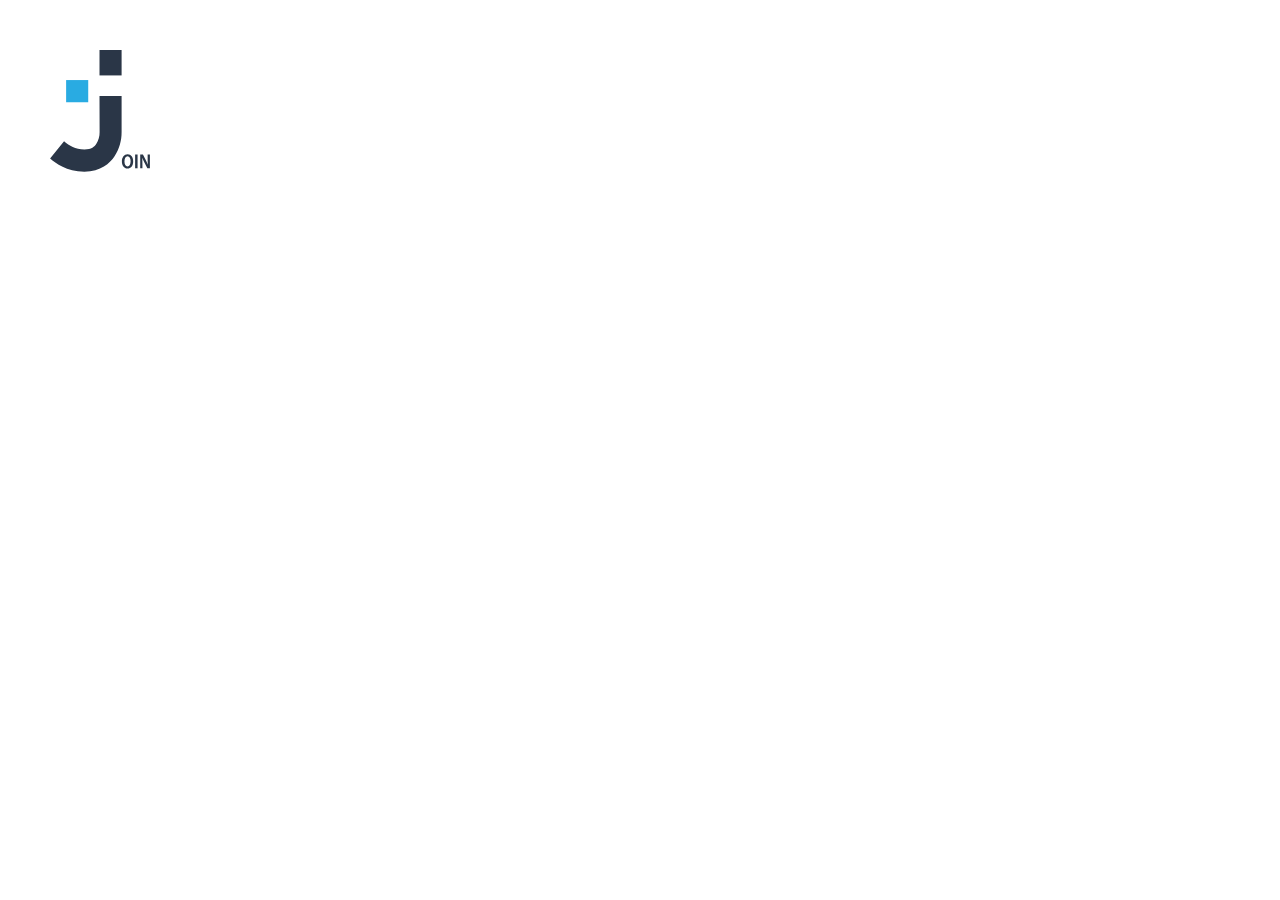
<file: index.html>
<!DOCTYPE html>
<html lang="en">

<head>
    <meta charset="UTF-8">
    <meta name="viewport" content="width=device-width, initial-scale=1.0">
    <title>Join - Login</title>
    <link rel="icon" type="image/x-icon" href="./img/logo_mobile.svg" />
    <script src="./js/templates.js"></script>
    <script src="./js/firebaseDatabaseFunctions.js"></script>
    <script src="./js/navigationAndHeader.js"></script>
    <script src="./js/firebaseUserRendering.js"></script>
</head>

<body onload="indexHtmlInit()">

</body>

</html>
</file>
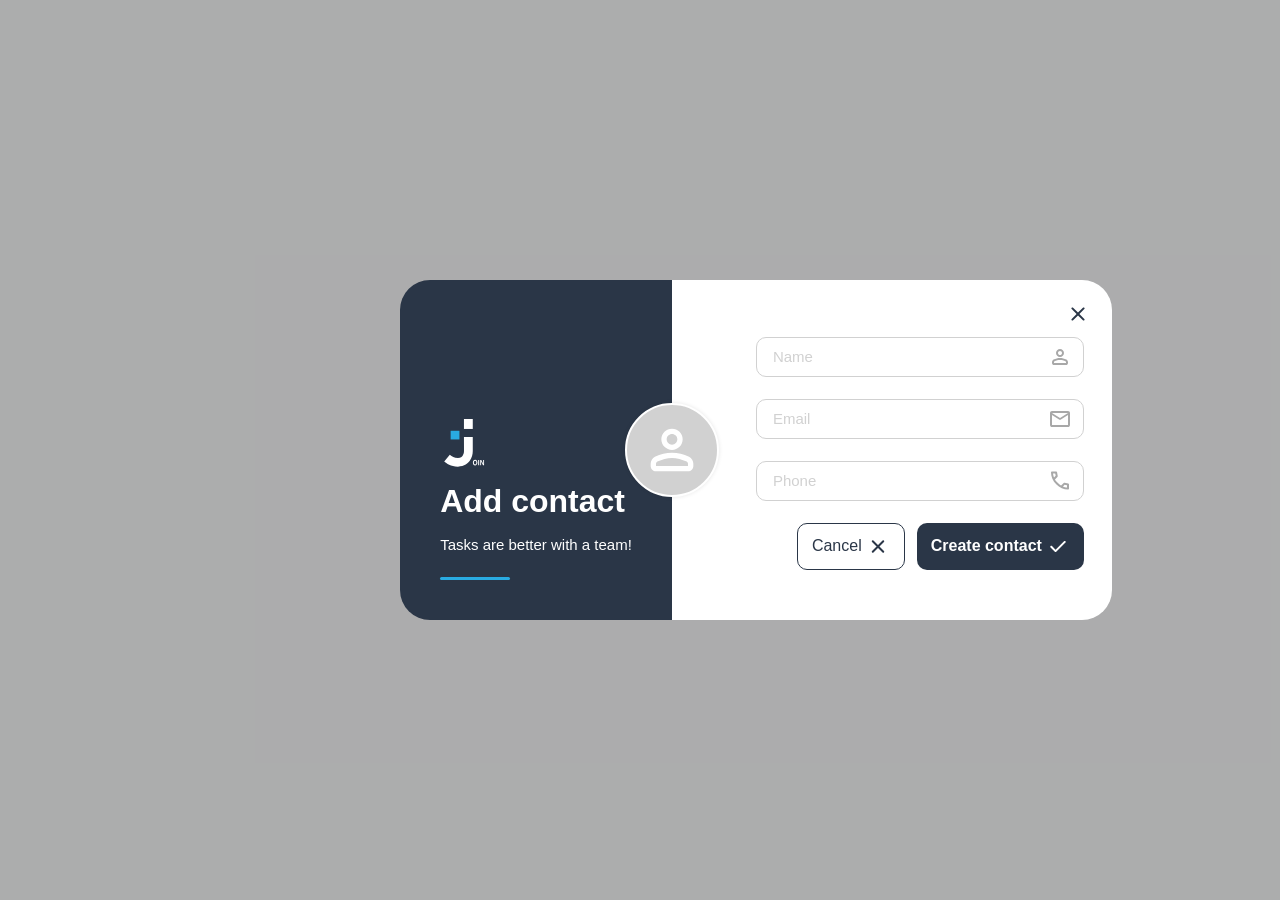
<file: addContacts.html>
<!DOCTYPE html>
<html lang="en">
<head>
    <meta charset="UTF-8">
    <meta name="viewport" content="width=device-width, initial-scale=1.0">
    <title>Join - Add Contact</title>
    <link rel="stylesheet" href="./styles/addContacts.css">
    <link rel="stylesheet" href="./styles/addContactsResponsive.css">
    <link rel="icon" type="image/x-icon" href="./img/logo_mobile.svg" />
    <script src="./js/templates.js"></script>
    <script src="./js/firebaseDatabaseFunctions.js"></script>
    <script src="./js/navigationAndHeader.js"></script>
    <script src="./js/firebaseUserRendering.js"></script>
    <script src="./js/firebaseUserCrud.js"></script>
    <script src="./js/contacts.js"></script>
</head>
<body onload="loadAccountInitials()">
    <div class="addContactContainer addContactContainerCenter add-contact-dialog" onclick="if(event.target===this)closePopup()">
        <div class="popUpContainer popUpOpen">
            <div class="popUpBanner">
                <div class="popUpBannerContent">
                    <img class="joinLogo" src="./img/join_popup.svg" alt="">
                    <div class="banner-title-row">
                        <h1>Add contact</h1>
                        <button type="button" onclick="closePopup()" class="banner-close-btn">
                            <img src="./img/close.svg" alt="Close">
                        </button>
                    </div>
                    <p>Tasks are better with a team!</p>
                    <span class="popUpBannerContent span"></span>
                </div>
            </div>
            <div class="popUpContent">
                <div onclick="closePopup()" class="closePopUp addContactContainerCenter">
                    <img src="./img/close.svg" alt="">
                </div>
                <div class="popUpImg contactImg addContactContainerCenter">
                    <img class="contactSVG" src="./img/person_big.svg" alt="">
                </div>
                <div class="form">
                    <form id="addContactForm" novalidate onsubmit="return handleAddContact();">
                        <div class="input">
                            <input id="name" class="inputInput" type="text" placeholder="Name" onkeypress="return !/\d/.test(event.key)" onblur="this.value = this.value.trim(); validateContactField('name')" oninput="filterNameInput(this); validateContactField('name')">
                            <div class="iconContainer">
                                <img src="./img/person.svg" alt="Name Icon">
                            </div>
                        </div>
                        <div id="name-error" class="input-error">Name erforderlich</div>
                        <div class="input">
                            <input id="email" class="inputInput" type="email" placeholder="Email" onblur="this.value = this.value.trim(); validateContactField('email')" oninput="validateContactField('email')">
                            <div class="iconContainer">
                                <img src="./img/mail.svg" alt="Mail Icon">
                            </div>
                        </div>
                        <div id="email-error" class="input-error">Bitte gültige Email eingeben</div>
                        <div class="input">
                            <input id="phone" class="inputInput" type="tel" placeholder="Phone" inputmode="numeric" pattern="[0-9]*" autocomplete="tel" onblur="this.value = this.value.trim(); validateContactField('phone')" oninput="filterPhoneInput(this); validateContactField('phone')" onkeypress="return /[0-9]/.test(event.key)">
                            <div class="iconContainer">
                                <img src="./img/call.svg" alt="Phone Icon">
                            </div>
                        </div>
                        <div id="phone-error" class="input-error">Nur Zahlen, 6-16 Stellen</div>
                        <div class="popUpButton">
                            <button type="button" onclick="closePopup()" class="cancelButton">
                                <p>Cancel</p>
                                <img src="./img/icon_cancel.svg" alt="">
                            </button>
                            <button type="submit" class="createContactButton">
                                <p>Create contact</p>
                                <img src="./img/check.svg" alt="">
                            </button>
                        </div>
                    </form>
                </div>
            </div>
        </div>
    </div>
</body>
</html>
</file>
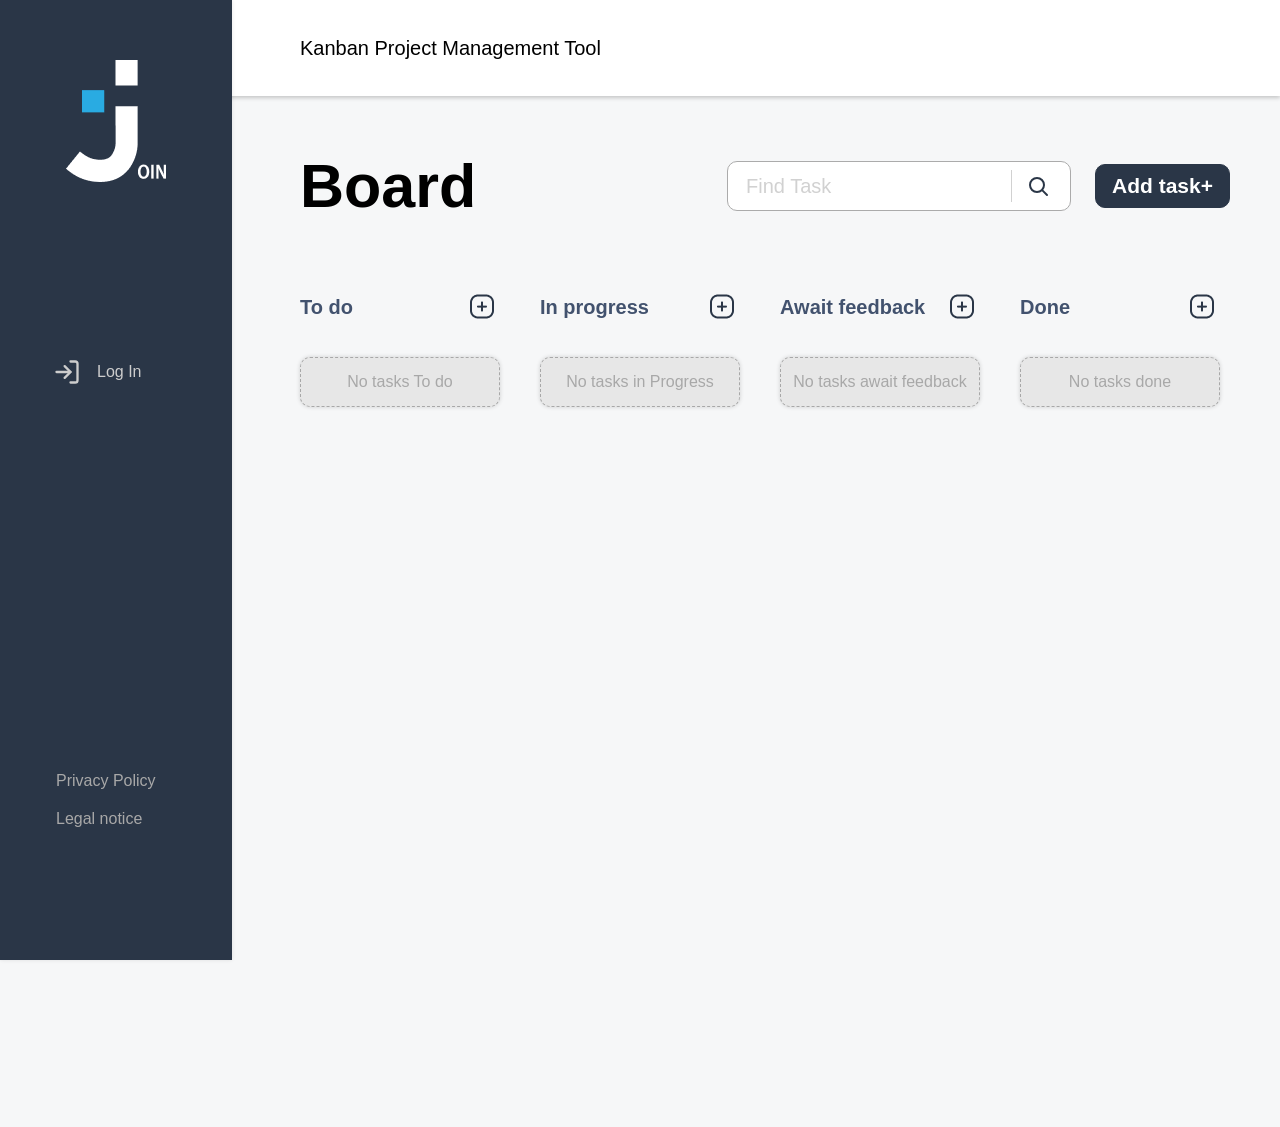
<file: board.html>
<!DOCTYPE html>
<html lang="en" id="htmlID">
<head>
    <meta charset="UTF-8">
    <meta name="viewport" content="width=device-width, initial-scale=1.0">
    <title>Join - Board</title>
    <link rel="icon" type="image/x-icon" href="./img/logo_mobile.svg" />
    <link rel="stylesheet" href="./styles/board.css">
    <link rel="stylesheet" href="./styles/boardPopup.css">
    <link rel="stylesheet" href="./styles/boardInput.css">
    <link rel="stylesheet" href="./styles/boardResponsive.css">
    <link rel="stylesheet" href="./styles/bordDialogs.css">
    <link rel="stylesheet" href="./styles/bordDialogsResponsive.css">
    <link rel="stylesheet" href="./styles/sidebarHeader.css">
    <link rel="stylesheet" href="./styles/contacts.css">
    <link rel="stylesheet" href="./styles/contactsResponsive.css">
    <link rel="stylesheet" href="./styles/addTask.css">
    <link rel="stylesheet" href="./styles/addTaskInput.css">
    <link rel="stylesheet" href="./styles/addTaskResponsive.css">
    <script src="./js/templates.js"></script>
    <script src="./js/sidebarHeader.js"></script>

    <!-- Test Link -->
    

</head>
<body class="body-fixed-chrome" onload="renderTaskCards(); renderAssignedTo(); loadAccountInitials(); hideNavIfNotLoggedIn()">
    <!-- Header and Sidebar-->
    <header class="desktop-header">
      <h1>Kanban Project Management Tool</h1>
      <div class="header-icons">
        <a class="header-help-icon" href="./help.html" aria-label="Help">
          <img src="./img/help.svg" alt="Help">
        </a>
        <button class="profile-icon openModalHeader">
            <div id="header-profile-icon" class="profile-name guest-font-size"></div>
        </button>
    </div>
  </header>
  <dialog id="sub-menu-modal-desktop" class="sub-menu-bg">
      <div id="sub-menu" class="sub-menu sub-menu-open">
          <a href="./legalNotice.html">
              <div>Legal Notice</div>
          </a>
          <a href="./privacy.html">
              <div>Privacy Policy</div>
          </a>
          <a href="./login.html"> 
            <div class="help-link" onclick="logOutUserAccount(); location.href='./login.html'">Log Out</div>
          </a>
      </div>
  </dialog>
  
  <aside class="sidebar desktop-sidebar">
    <div class="logo-sidebar">
        <a href="index.html"><img class="logo-join-white" src="img/contacts/logo_join_white.png" alt="logo"></a>
    </div>
    <nav class="menu-sidebar">
        <ul class="container-nav-links">
            <a href="summary.html" class="nav-links">
                <img class="nav-icons" src="img/contacts/summary_icon.svg" alt="icon summary">
                <li>Summary</li>
            </a>
            <a href="task.html" class="nav-links">
                <img class="nav-icons" src="img/contacts/addTask_icon.svg" alt="icon add task">
                <li>Add Task</li>
            </a>
            <a href="board.html" class="nav-links">
                <img class="nav-icons" src="img/contacts/board_icon.svg" alt="icon board">
                <li>Board</li>
            </a>
            <a href="contacts.html" class="nav-links">
                <img class="nav-icons" src="img/contacts/contacts_icon.svg" alt="contacts">
                <li>Contacts</li>
            </a>
        </ul>
    </nav>
    <nav>
        <ul>
            <div class="nav-links-footer">
                <li><a href="privacy.html">Privacy Policy</a></li>
                <li><a href="legalNotice.html">Legal notice</a></li>
            </div>
        </ul>
    </nav>
  </aside>
  
    <!--Mobile Header-->
    <header class="mobile-header">
      <a href="index.html"><img class="logo-join-mobile" src="img/contacts/logo_blue_mobile.png" alt="logo"></a>
      <button class="profile-icon openModalHeader">
          <div id="header-profile-icon" class="profile-name guest-font-size">G</div>
      </button>
  </header>
  
  <dialog id="sub-menu-modal-mobile" class="sub-menu-bg">
      <div id="sub-menu" class="sub-menu sub-menu-open">
          <a class="help-link" href="./help.html">
              <div>Help</div>
          </a>
          <a href="./legalNotice.html">
              <div>Legal Notice</div>
          </a>
          <a href="./privacy.html">
              <div>Privacy Policy</div>
          </a>
          <a href="./login.html"> 
              <div class="help-link" onclick="logOutUserAccount(); location.href='./login.html'">Log Out</div>
          </a>
      </div>
  </dialog>

  <!--Mobile Navbar-->
  <nav class="mobile-nav">
    <ul class="container-nav-links">
      <a href="summary.html">
        <div class="nav-links">
          <img class="iconsSVG" src="img/contacts/summary_icon.svg"></img>
          <li>Summary</li>
        </div>
      </a>
      <a href="task.html">
        <div class="nav-links">
          <img class="iconsSVG" src="img/contacts/addTask_icon.svg"></img>
          <li>Add Task</li>
        </div>
      </a>
      <a href="board.html">
        <div class="nav-links">
          <img class="iconsSVG" src="img/contacts/board_icon.svg"></img>
          <li>Board</li>
        </div>
      </a>
      <a href="contacts.html">
        <div class="nav-links">
          <img class="iconsSVG" src="img/contacts/contacts_icon.svg"></img>
          <li>Contacts</li>
        </div>
      </a>
    </ul>
  </nav>

  <!-- End of Header und Sidebar-->
    
      <section class="boardSection">
        <div class="boardHeader">
          <div class="headerTitle">
            <h1>Board</h1>
          </div>
          <div class="inputTaskBtn">
            <div class="searchContainer">
              <input id="searchBar" oninput="searchTasks()" class="searchBar" type="search" placeholder="Find Task">
              <div class="seperator"></div>
              <button class="searchIcon" onclick="searchTasks()" aria-label="Find task" title="Suchen">
                <svg xmlns="http://www.w3.org/2000/svg" viewBox="0 0 24 24" fill="none" stroke="#2a3647" stroke-width="2" stroke-linecap="round"><circle cx="11" cy="11" r="7"></circle><line x1="21" y1="21" x2="16.65" y2="16.65"></line></svg>
              </button>
            </div>
            <button id="openModal" class="addBtn" onclick="location.href='task.html'"><span class="addBtnText">Add task </span><span>+</span></button>
          </div>
        </div>

        <div class="statuses">
          <!-- To Do Status -->
          <div class="statusItem">
            <div class="statusHeader">
              <p>To do</p>
              <button id="alsoOpenModal1" class="alsoOpenModal" onclick="location.href='task.html'">
                <img src="img/board/plus button.png" alt="">
              </button>
            </div>
            <div class="taskBoard">
              <div id="emptyTaskTodo" class="emptyTask">No tasks To do</div>
            </div>
            <div id="cardContainertoDo" class="cardContainer">
              <!-- Card Layout Start -->
           
              <!-- Card Layout End -->
            </div>
          </div>
        
          <!-- In Progress Status -->
          <div class="statusItem">
            <div class="statusHeader">
              <p>In progress</p>
              <button id="alsoOpenModal2" class="alsoOpenModal" onclick="location.href='task.html?level=In%20Progress'">
                <img src="img/board/plus button.png" alt="">
              </button>
            </div>
            <div class="taskBoard">
              <div id="emptyTaskInProgress" class="emptyTask">No tasks in Progress</div>
            </div>
            <div id="cardContainerinProgress" class="cardContainer">
              <!-- Card Layout Start -->
           
              <!-- Card Layout End -->
            </div>
          </div>
        
          <!-- Await Feedback Status -->
          <div class="statusItem">
            <div class="statusHeader">
              <p>Await feedback</p>
              <button id="alsoOpenModal3" class="alsoOpenModal" onclick="location.href='task.html?level=Awaiting%20Feedback'">
                <img src="img/board/plus button.png" alt="">
              </button>
            </div>
            <div class="taskBoard">
              <div id="emptyTaskAwait" class="emptyTask">No tasks await feedback</div>
            </div>
            <div id="cardContainerawaitingFeedback" class="cardContainer">
              <!-- Card Layout Start -->
              
              <!-- Card Layout End -->
            </div>
          </div>
        
          <!-- Done Status -->
          <div class="statusItem">
            <div class="statusHeader">
              <p>Done</p>
              <button id="alsoOpenModal4" class="alsoOpenModal" onclick="location.href='task.html?level=Done'">
                <img src="img/board/plus button.png" alt="">
              </button>
            </div>
            <div class="taskBoard">
              <div id="emptyTaskDone" class="emptyTask">No tasks done</div>
            </div>
            <div id="cardContainerdone" class="cardContainer">
              <!-- Card Layout Start -->
          
              <!-- Card Layout End -->
            </div>
          </div>
        </div>
        
      </section>

<!-- POP UP -->
 <section onclick="closeDialog()" id="popupOnTaskSelectionID" class="popupOnTaskSelection">
  <div id="popupOnTaskSelectionMainContainerID" onclick="event.stopPropagation()" class="popupOnTaskSelectionMainContainer">
        <div class="popupKategorieOnTopMainContainer">
          <h2 id="popUpUserStory">User Story</h2>
          <div class="closePopupMainContainer">
            <img onclick="closeDialog()" id="closePopupID" src="./img/close.svg" style="cursor: pointer;" alt="">
          </div>
        </div>
          <h1 id="popupHeaderID" class="popupHeader"></h1>
          <span id="popupSpanID" class="popupSpan"></span>
          <div class="popupDateMainContainer">
            <p class="popupDateTxt">Due date:</p>
            <p id="dateId" class="popUpDate">10/05/2023</p>
          </div>
          <div class="popupPrioMainContainer">
            <p class="popupPrioTxt">Priotity:</p>
            <div class="popupPrioContainer">
              <p id="prioId" class="popupPrio">Medium</p>
              <img id="prioIdImg" class="popupCapaImg" src="./img/capa.png">
            </div>
          </div>
          <div class="popupAssignedToMainContainer">
            <div class="assignedToContainer">
              <p class="assignedToTxt">Assigned To:</p>
            </div>
            <div class="popupTest">
              <div id="popupContactEllipseID" class="popupAssignedUserMainContainer"></div>
              <div id="popupContactNameID" class="popupAssignedUsersNameContainer"></div>
            </div>
          </div>
          <div class="subtasksMainContainer">
              <p class="subtasksTxt">Subtasks</p>
              <div id="showSubtasksContainer" class="subtasks">
              </div>
          </div>
          <!-- Anhänge View -->
          <div id="attachmentsSection" class="attachmentsMainContainer" style="display:none;">
            <div class="attachmentsHeader" onclick="toggleAttachmentsDropdown()">
              <p class="attachmentsTxt">Anhänge</p>
              <img id="attachmentsDropdownArrow" src="./img/arrow_drop_downaa.svg" alt="" class="attachmentsArrow">
            </div>
            <ul id="attachmentDropdownList" class="attachmentDropdownList" style="display:none;"></ul>
          </div>
          <!-- End Anhänge View -->
          <div class="deleteAndEditMainContainer">
            <div class="deleteContainer">
                <div onclick="deleteTask(currentId)" class="deleteImgContainer"> 
                  <img class="deleteImg" src="./img/delete.png">
                  <p class="deleteTxt">Delete</p>
                </div>
            </div>
                <div class="vector"></div>

            <div class="editContainer">
                <div onclick="editPopupTask()" class="editImgContainer"> 
                  <img class="editImg" src="./img/edit.png">
                  <p class="editTxt">Edit</p>
                </div>
            </div>
          </div>
  </div>

<!--  EDIT POPUP  -->
<div id="editPopUpID" onclick="closeAssignedto(), event.stopPropagation()" class="popupOnTaskEdit d-none">
  <div class="editClosePopupMainContainer">
    <img onclick="closeDialog()" id="closePopupID" src="./img/close.svg" style="cursor: pointer;" alt="">
  </div>

<form id="editTaskForm" novalidate onsubmit="editCurrentTask(); return false;">
<div onclick="closeAssignedto()" class="scrollbar">
  <!-- Begin Titel -->
   <div class="editPopupTitelMainContainer">
    <span class="editPopupTitelTxt">Title<span class="starFromRequired">*</span></span>
    <input id="inputEdit" class="editTitelInput" type="text" onblur="this.value = this.value.trim()">
    <div id="editTitleRequired" class="requiredMessage editFieldRequiredMsg">This field is required</div>
  </div>
  <!-- End Titel -->

  <!-- Begin Description -->
   <div class="editPopupDescriptionMainContainer">
    <span class="editPopupDescriptionTxt">Description<span class="starFromRequired">*</span></span>
    <textarea id="inputDescription" class="editDescriptionInput" onblur="this.value = this.value.trim()"></textarea>
    <div id="editDescriptionRequired" class="requiredMessage editFieldRequiredMsg">This field is required</div>
  </div>
  <!-- End Description -->

  <!-- Begin Date -->
   <div class="editPopupDateMainContainer">
    <p class="editPopupDateTxt">Due date<span class="starFromRequired">*</span></p>
    <input id="inputDueDate" class="editDateInput" type="date">
    <div id="editDateRequired" class="requiredMessage editFieldRequiredMsg">This field is required</div>
  </div>
  <!-- End Date -->

  <!-- Begin Prio Buttons  -->
   <div class="editPrio">
    <p class="editPopupPrioTxt">Priority<span class="starFromRequired">*</span></p>
    <div class="buttonsPrioOnEditPopUp">
      <button onclick="clickOnUrgent()" type="button" id="urgent" class="btn-prio">
        Urgent<img id="urgentID" src="./img/urgent.svg" class="">
        <img id="urgent-whiteID" class="d-none" src="./img/urgent-white.svg">
      </button>
          
      <button onclick="clickOnMedium()" type="button" id="medium" class="btn-prio">
        Medium<img id="mediumID" src="./img/medium.svg" class="d-none">
        <img id="medium-whiteID" class="" src="./img/medium-white.svg">
      </button>
          
      <button onclick="clickOnLow()" type="button" id="low" class="btn-prio">
        Low<img id="lowID" src="./img/low.svg" class="">
        <img id="low-whiteID" class="d-none" src="./img/low-white.svg">
      </button>
    </div>
    <div id="editPrioRequired" class="requiredMessage">This field is required</div>
  </div>
  <!-- End Prio Buttons  -->

  <!-- Begin Assigned to  -->
   <div class="editPopupAssignedToMainContainer">
    <p class="editAssignedToTxt">Assigned to<span class="starFromRequired">*</span></p>
    <div class="editDropdown">
      <div id="contacts-list" class="selectOnEditPopUp assigned-to" onclick="toggleDropdown()">
        <input class="select-input placeholder" type="text" placeholder="Select contacts to assign" readonly/>
        <span class="down-arrow">
          <img src="img/arrow_drop_downaa.svg" alt="">
        </span>
      </div>
      
      <!-- Begin Contacts Assigned to-->
       <ul id="myDropdown" class="dropdown-content"></ul>
       <!-- End Contacts Assigned to-->
       <div id="editAssignedRequired" class="requiredMessage">This field is required</div>
       <div id="selected-contacts-container" class="selected-contacts"></div>
      </div>
  </div>
  <!-- End Assigned to -->

  <!--Begin subtask-->
  <div class="editPopupSubtasksMainContainer">
    <p class="editPopupSubtasksTxt">Subtasks</p>
    <div class="input-container-subtask">
      <input id="addNewSubtaskInput" class="inputOnEditPopup subtask" type="text" placeholder="Add new subtask" onkeydown="subtaskOnKeyDown(-1)" onblur="this.value = this.value.trim()"/>
      <div class="btn-subtask add">
        <img src="./img/add.png" alt="Add" />
      </div>
      <div class="btn-subtask check-cancel">
        <div class="cancel-subtask">
          <img src="./img/close.png" alt="Cancel" />
        </div>
        <div class="divider-subtask"></div>
        <div id="addNewSubtaskDiv" onclick="addNewSubtask()" class="check-subtask">
          <img src="./img/check.png" alt="Check" />
        </div>
      </div>
    </div>
    <div class="container-subtasks-display">
      <ul id="subtaskList" class="list-subtasks"></ul>
    </div>
  </div>
  <!--End subtask-->
  <!-- Begin Anhänge Upload Edit -->
  <div class="editPopupSubtasksMainContainer editPopupAttachmentsContainer">
    <p class="editPopupSubtasksTxt">Anhänge</p>
    <div class="attachment-upload-container">
      <input type="file" id="imageUploadEdit" accept="image/*" multiple class="attachment-input" onchange="handleImageUpload('imageUploadEdit', 'edit')"/>
      <label for="imageUploadEdit" class="attachment-upload-label">Bild hinzufügen</label>
    </div>
    <div id="attachmentPreviewEdit" class="attachment-preview"></div>
    <div id="attachmentErrorEdit" class="attachment-error" style="display:none;"></div>
  </div>
  <!-- End Anhänge Upload Edit -->
</div>

<div class="okButtonMainContainer" >
  <button type="submit" class="okButtonOnEditPopUp">OK</button>
</div>
</form>
</div>
<!-- END Edit Popup -->
</section>





<script src="./js/firebaseDatabaseFunctions.js"></script>
    <script src="./js/navigationAndHeader.js"></script>
<script src="./js/firebaseUserRendering.js"></script>
  <script src="./js/taskAttachments.js"></script>
  <script src="./js/boardDragDrop.js"></script>
  <script src="./js/board.js"></script>
  <script src="./js/boardPopup.js"></script>
  <script src="./js/boardDialogs.js"></script>
  <script src="./js/taskBackendRest.js"></script>
  <script src="./js/taskUIandBackend.js"></script>
</body>
</html>
</file>
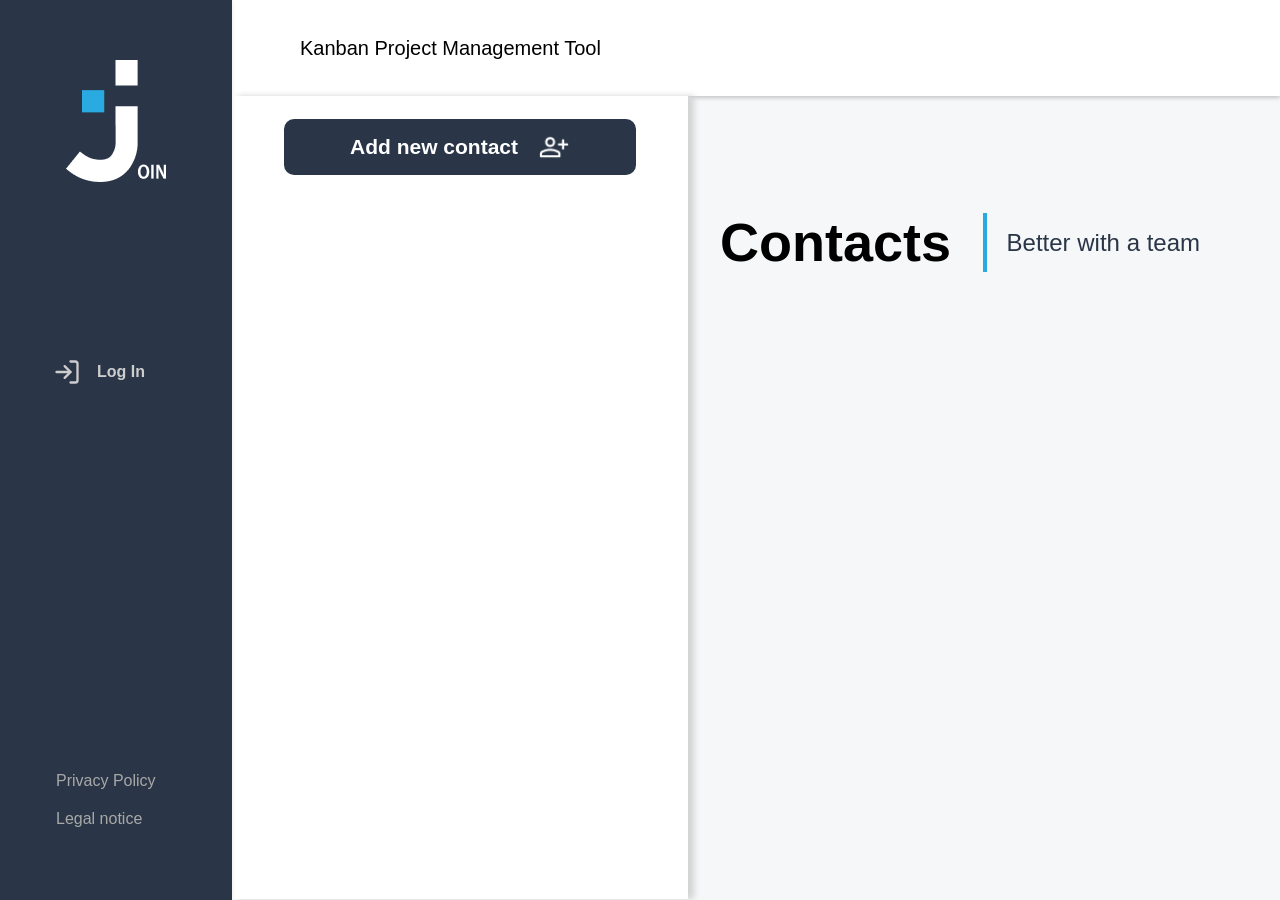
<file: contacts.html>
<!DOCTYPE html>
<html lang="en">
  <head>
    <meta charset="UTF-8" />
    <meta name="viewport" content="width=device-width, initial-scale=1.0" />
    <title>Join - Contacts</title>
    <link rel="stylesheet" href="./styles/contacts.css" />
    <link rel="stylesheet" href="./styles/contactsResponsive.css" />
    <link rel="stylesheet" href="./styles/sidebarHeader.css" />
    <link rel="stylesheet" href="./styles/addContacts.css" />
    <link rel="stylesheet" href="./styles/addContactsResponsive.css" />
    <link rel="stylesheet" href="./styles/editContacts.css" />
    <link rel="stylesheet" href="./styles/editContactsResponsive.css" />
    <link rel="icon" type="image/x-icon" href="./img/logo_mobile.svg" />
    <script src="./js/templates.js"></script>
    <script src="./js/firebaseDatabaseFunctions.js"></script>
    <script src="./js/navigationAndHeader.js"></script>
    <script src="./js/firebaseUserRendering.js"></script>
    <script src="./js/firebaseUserCrud.js"></script>
    <script src="./js/contacts.js"></script>
    <script src="./js/sidebarHeader.js"></script>
  </head>

  <body onload="initContacts(); loadAccountInitials(); hideNavIfNotLoggedIn()">
    <!-- Header and Sidebar-->
  <header class="desktop-header">
      <h1>Kanban Project Management Tool</h1>
      <div class="header-icons">
        <a class="header-help-icon" href="./help.html" aria-label="Help">
          <img src="./img/help.svg" alt="Help">
        </a>
        <button class="profile-icon openModalHeader">
            <div id="header-profile-icon" class="profile-name guest-font-size">G</div>
        </button>
    </div>
  </header>

  <dialog id="sub-menu-modal-desktop" class="sub-menu-bg">
      <div id="sub-menu" class="sub-menu sub-menu-open">
          <a href="./legalNotice.html">
              <div>Legal Notice</div>
          </a>
          <a href="./privacy.html">
              <div>Privacy Policy</div>
          </a>
          <a> 
            <div class="help-link" onclick="logOutUserAccount(); location.href='./login.html'">Log Out</div>
        </a>
      </div>
  </dialog>

  <aside class="sidebar desktop-sidebar">
    <div class="logo-sidebar">
        <a href="index.html"><img class="logo-join-white" src="img/contacts/logo_join_white.png" alt="logo"></a>
    </div>
    <nav class="menu-sidebar">
        <ul class="container-nav-links">
            <a href="summary.html" class="nav-links">
                <img class="nav-icons" src="img/contacts/summary_icon.svg" alt="icon summary">
                <li>Summary</li>
            </a>
            <a href="task.html" class="nav-links">
                <img class="nav-icons" src="img/contacts/addTask_icon.svg" alt="icon add task">
                <li>Add Task</li>
            </a>
            <a href="board.html" class="nav-links">
                <img class="nav-icons" src="img/contacts/board_icon.svg" alt="icon board">
                <li>Board</li>
            </a>
            <a href="contacts.html" class="nav-links">
                <img class="nav-icons" src="img/contacts/contacts_icon.svg" alt="contacts">
                <li>Contacts</li>
            </a>
        </ul>
    </nav>
    <nav>
        <ul>
            <div class="nav-links-footer">
                <li><a href="privacy.html">Privacy Policy</a></li>
                <li><a href="legalNotice.html">Legal notice</a></li>
            </div>
        </ul>
    </nav>
  </aside>

    <!--Mobile Header-->
    <header class="mobile-header">
      <a href="index.html"><img class="logo-join-mobile" src="img/contacts/logo_blue_mobile.png" alt="logo"></a>
      <button class="profile-icon openModalHeader">
          <div id="header-profile-icon" class="profile-name guest-font-size">G</div>
      </button>
  </header>
  
  <dialog id="sub-menu-modal-mobile" class="sub-menu-bg">
      <div id="sub-menu" class="sub-menu sub-menu-open">
          <a class="help-link" href="./help.html">
              <div>Help</div>
          </a>
          <a href="./legalNotice.html">
              <div>Legal Notice</div>
          </a>
          <a href="./privacy.html">
              <div>Privacy Policy</div>
          </a>
          <a href="./login.html"> 
              <div class="help-link" onclick="logOutUserAccount(); location.href='./login.html'">Log Out</div>
          </a>
      </div>
  </dialog>

<!--Mobile Navbar-->
  <nav class="mobile-nav">
    <ul class="container-nav-links">
      <a href="summary.html">
        <div class="nav-links">
          <img class="iconsSVG" src="img/contacts/summary_icon.svg"></img>
          <li>Summary</li>
        </div>
      </a>
      <a href="task.html">
        <div class="nav-links">
          <img class="iconsSVG" src="img/contacts/addTask_icon.svg"></img>
          <li>Add Task</li>
        </div>
      </a>
      <a href="board.html">
        <div class="nav-links">
          <img class="iconsSVG" src="img/contacts/board_icon.svg"></img>
          <li>Board</li>
        </div>
      </a>
      <a href="contacts.html">
        <div class="nav-links">
          <img class="iconsSVG" src="img/contacts/contacts_icon.svg"></img>
          <li>Contacts</li>
        </div>
      </a>
    </ul>
  </nav>

<!-- End of Header und Sidebar-->

     <!-- CONTACTS -->
  <div class="contacts-main-container">
    <div id="add-contact-containerID" class="add-contact-container">
      <button id="add-contact-ButtonID" onclick="addNewUser()" class="add-contact">
        <p class="add-button-text">Add new contact</p>
        <img class="person-add-png" src="./design/personAdd.png" alt="" />
      </button>
    </div>
    
    <section id="contact-list" class="contact-list"></section>

    <div id="back-arrow-on-responsiveID" onclick="showContactListAgainInResponsiveMode()" class="back-arrow-on-responsive d-none">
        <img src="./img/back-arrow.svg" alt="left arrow">
    </div>

      <section id="display-contact-headerID" class="display-contact-header">
          <h1 class="h1Contacts">Contacts</h1>
          <div class="border-vertical"></div>
          <span class="span-txt">Better with a team</span>
      </section>

      <section id="display-contactID" class="d-none display-contact">
          <div class="contact-name-main-container">
              <div class="ellipse-container">
                  <div id="ellipse" class="ellipse"></div>
              </div>
              <div class="contact-name-container">
                  <div class="contact-name">
                      <span class="span-contact-name" id="contact-name"></span>
                      <div class="edit-delete-container">
                          <div class="edit" onclick="editUserPopup()">
                              <img class="edit-icon" src="./img/edit.png" alt="edit.png" />Edit
                          </div>
                          <div onclick="deleteUser(users[currentUser].id)" class="delete">
                              <img class="delete-icon" src="./img/delete.png" alt="delete.png" />Delete
                          </div>
                      </div>
                  </div>
              </div>
          </div>
          <div class="contact-information-container">
              <span class="contact-information-txt">Contact Information</span>
          </div>
          <div class="email-and-phone-container">
              <div class="email-container">
                  <span class="email-headtxt">Email</span>
                  <span id="contact-email" class="email"></span>
              </div>
              <div class="phone-container">
                  <span class="phone-headtxt">Phone</span>
                  <span id="contact-phone" class="phone"></span>
              </div>
          </div>
      </section>
  </div>

    <div id="popup" class="popup">
      <div id="popup-body"></div>
    </div>

  </body>
</html>
</file>
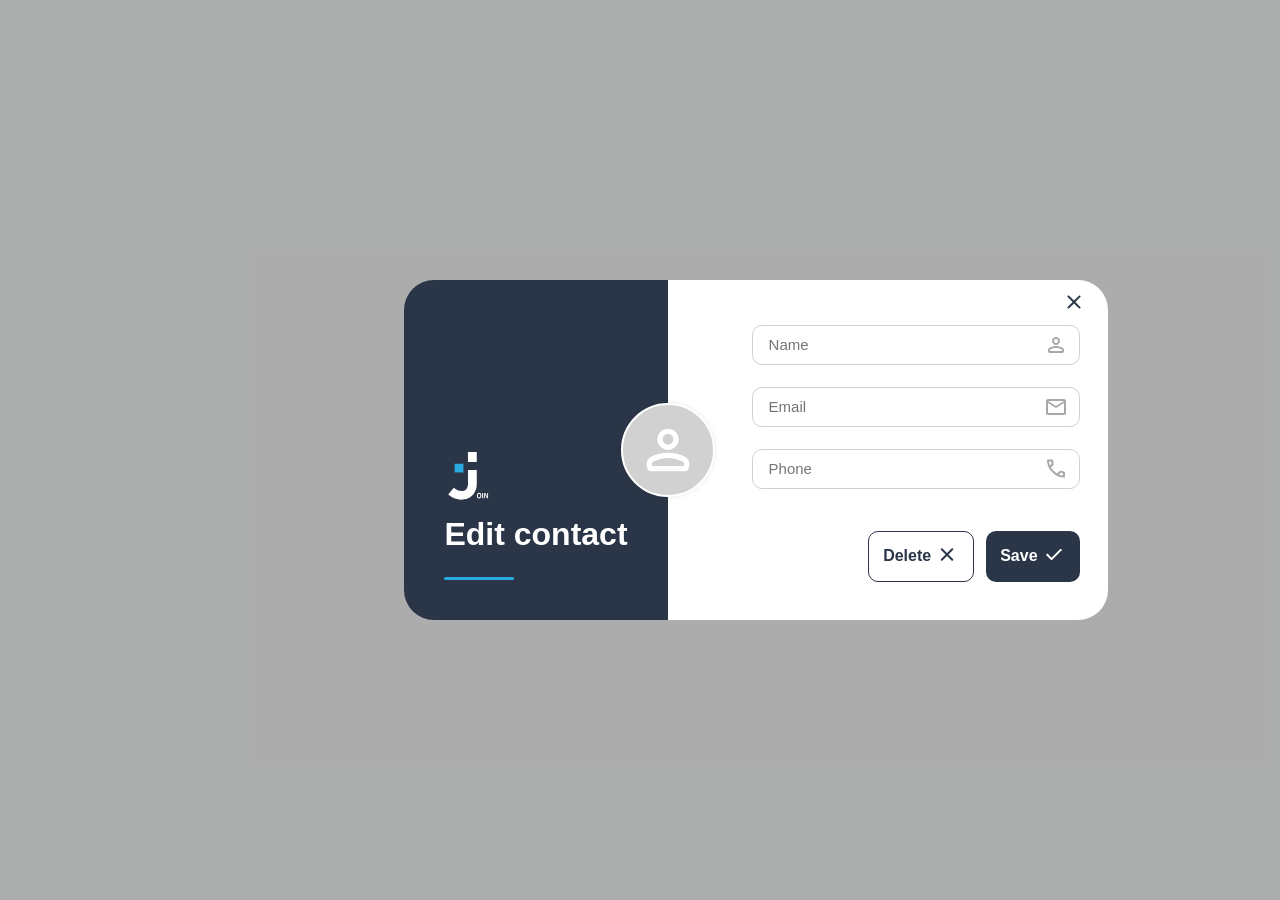
<file: editContacts.html>
<!DOCTYPE html>
<html lang="en">
<head>
    <meta charset="UTF-8">
    <meta name="viewport" content="width=device-width, initial-scale=1.0">
    <title>Join - Edit Contacts</title>
    <link rel="stylesheet" href="./styles/editContacts.css">
    <link rel="stylesheet" href="./styles/editContactsResponsive.css">
    <link rel="icon" type="image/x-icon" href="./img/logo_mobile.svg" />
    <script src="./js/templates.js"></script>
    <script src="./js/firebaseDatabaseFunctions.js"></script>
    <script src="./js/navigationAndHeader.js"></script>
    <script src="./js/firebaseUserRendering.js"></script>
    <script src="./js/firebaseUserCrud.js"></script>
    <script src="./js/contacts.js"></script>
</head>
<body>
    <div class="addContactContainer addContactContainerCenter" onclick="if(event.target===this)closePopup()">
        <div class="popUpContainer popUpOpen">
            <div class="popUpBanner">
                <div class="popUpBannerContent">
                    <img class="joinPopupImg" src="./img/join_popup.svg" alt="">
                    <div class="banner-title-row">
                        <h1>Edit contact</h1>
                        <button type="button" onclick="closePopup()" class="banner-close-btn">
                            <img src="./img/close.svg" alt="Close">
                        </button>
                    </div>
                    <span class="popUpBannerContent span"></span>
                </div>
            </div>
            <div class="popUpContent">
                <div onclick="closePopup()" class="closePopUp addContactContainerCenter">
                    <img src="./img/close.svg" alt="">
                </div>
                <div class="popUpImg contactImg addContactContainerCenter">
                    <img class="personImgOnPopUp" src="./img/person_big.svg" alt="">
                </div>
                <div class="form">
                    <form id="editContactForm" novalidate onsubmit="return handleEditContact();">
                        <div class="input">
                            <input id="name" class="inputInput" type="text" placeholder="Name" onkeypress="return !/\d/.test(event.key)" onblur="this.value = this.value.trim(); validateContactField('name')" oninput="filterNameInput(this); validateContactField('name')">
                            <div class="iconContainer">
                                <img src="./img/person.svg" alt="Name Icon">
                            </div>
                        </div>
                        <div id="name-error" class="input-error">Name erforderlich</div>
                        <div class="input">
                            <input id="email" class="inputInput" type="email" placeholder="Email" onblur="this.value = this.value.trim(); validateContactField('email')" oninput="validateContactField('email')">
                            <div class="iconContainer">
                                <img src="./img/mail.svg" alt="Mail Icon">
                            </div>
                        </div>
                        <div id="email-error" class="input-error">Bitte gültige Email eingeben</div>
                        <div class="input">
                            <input id="phone" class="inputInput" type="tel" placeholder="Phone" inputmode="numeric" pattern="[0-9]*" autocomplete="tel" onblur="this.value = this.value.trim(); validateContactField('phone')" oninput="filterPhoneInput(this); validateContactField('phone')" onkeypress="return /[0-9]/.test(event.key)">
                            <div class="iconContainer">
                                <img src="./img/call.svg" alt="Phone Icon">
                            </div>
                        </div>
                        <div id="phone-error" class="input-error">Nur Zahlen, 6-16 Stellen</div>
                        <div class="popUpButton">
                            <button type="button" onclick="deleteUser(users[currentUser].id)" class="cancelButton">
                                <p>Delete</p>
                                <div>
                                    <img class="crossSVG" src="./img/icon_cancel.svg" alt="">
                                </div>
                            </button>
                            <button type="submit" class="createContactButton">
                                <p>Save</p>
                                <div>
                                    <img class="checkSVG" src="./img/check.svg" alt="">
                                </div>
                            </button>
                        </div>
                    </form>
                </div>
            </div>
        </div>
    </div>
</body>
</html>
</file>
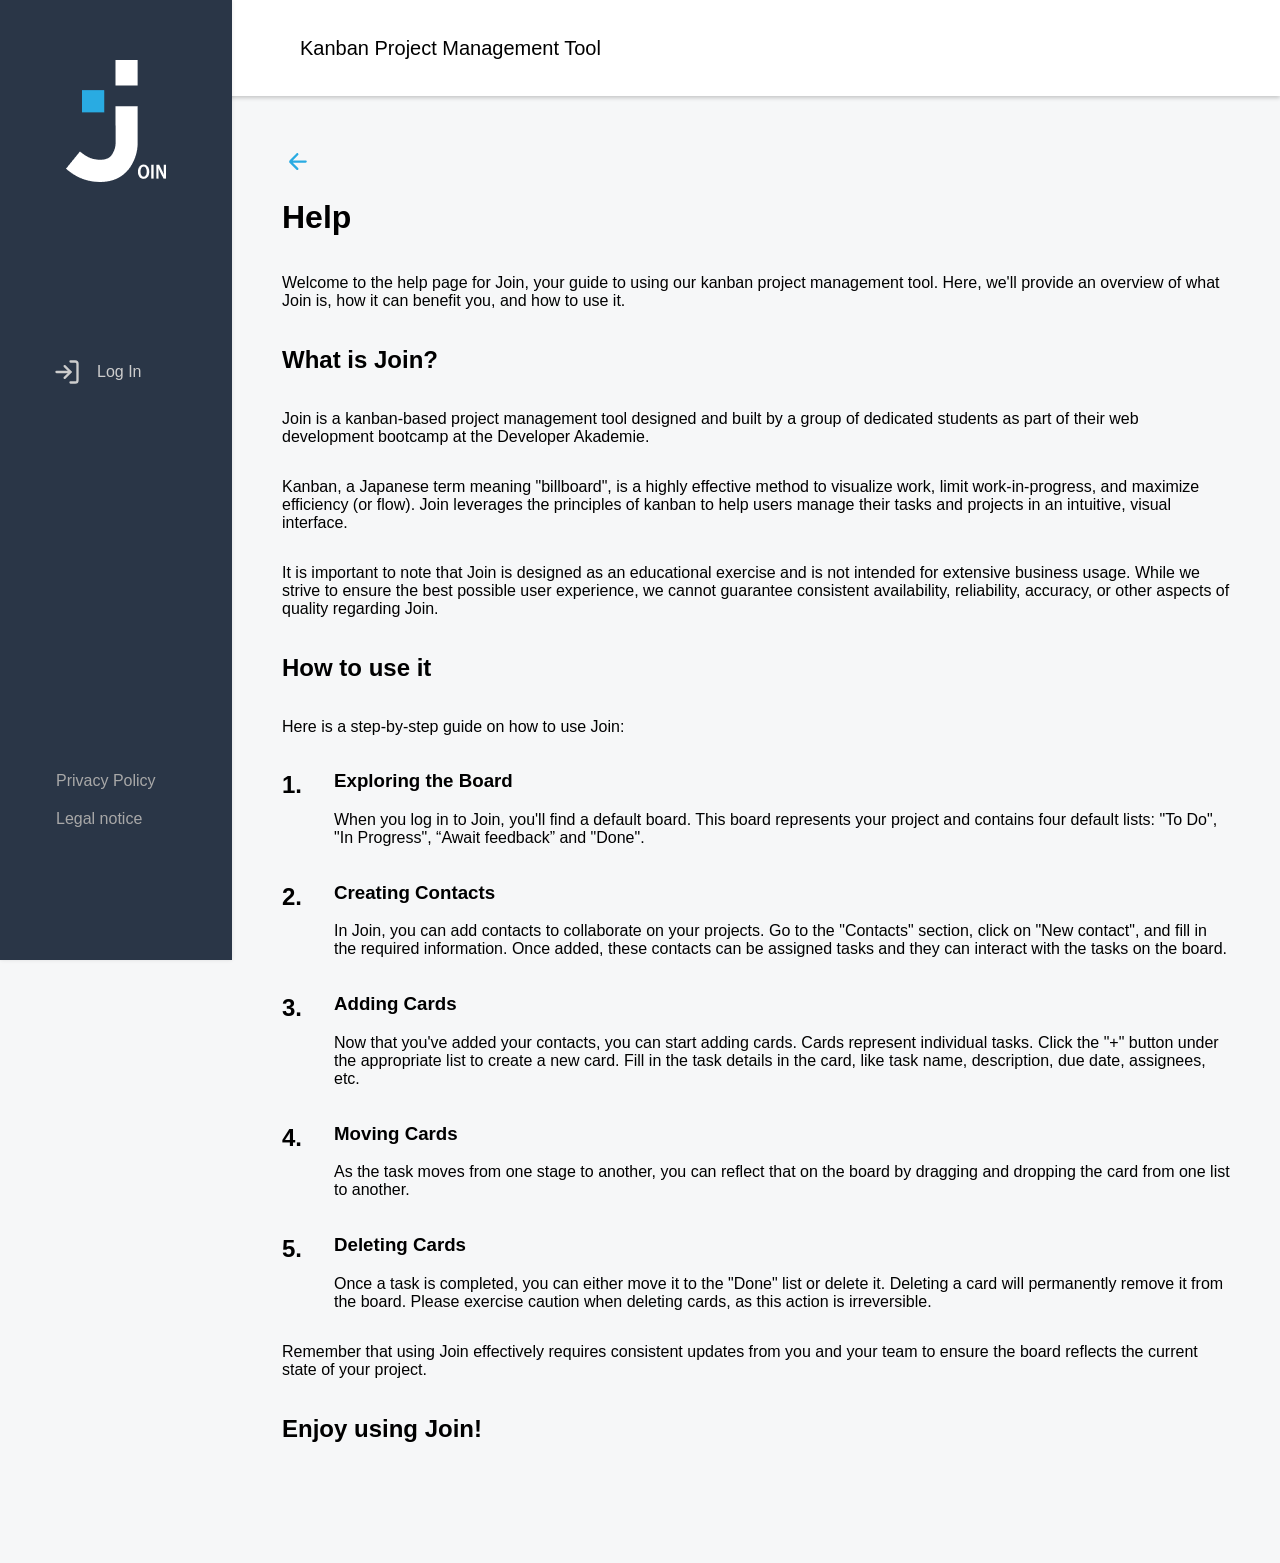
<file: help.html>
<!DOCTYPE html>
<html lang="en">
<head>
    <meta charset="UTF-8">
    <meta name="viewport" content="width=device-width, initial-scale=1.0">
    <title>Join - Privacy Policy</title>
    <link rel="icon" type="image/x-icon" href="./img/logo_mobile.svg" />
    <link rel="stylesheet" href="./styles/sidebarHeader.css">
    <script src="./js/sidebarHeader.js"></script>
    <script src="./js/firebaseDatabaseFunctions.js"></script>
    <script src="./js/navigationAndHeader.js"></script>
    <script src="./js/firebaseUserRendering.js"></script>
</head>
<body class="body-fixed-chrome" onload="loadAccountInitials(); hideNavIfNotLoggedIn()">
    <!-- Header und Sidebar-->
    <header class="desktop-header">
        <h1>Kanban Project Management Tool</h1>
        <div class="header-icons">
            <a class="header-help-icon" href="./help.html" aria-label="Help">
                <img src="./img/help.svg" alt="Help">
            </a>
            <button class="profile-icon openModalHeader">
                <div id="header-profile-icon" class="profile-name guest-font-size">G</div>
            </button>
        </div>
    </header>
    <dialog id="sub-menu-modal-desktop" class="sub-menu-bg">
        <div id="sub-menu" class="sub-menu sub-menu-open">
            <a href="./legalNotice.html">
                <div>Legal Notice</div>
            </a>
            <a href="./privacy.html">
                <div>Privacy Policy</div>
            </a>
            <a> 
                <div class="help-link" onclick="logOutUserAccount(); location.href='./login.html'">Log Out</div>
            </a>
        </div>
    </dialog>

    <aside class="sidebar desktop-sidebar">
        <div class="logo-sidebar">
            <a href="index.html"><img class="logo-join-white" src="img/contacts/logo_join_white.png" alt="logo"></a>
        </div>
        <nav class="menu-sidebar">
            <ul class="container-nav-links">
                <a href="summary.html" class="nav-links">
                    <img class="nav-icons" src="img/contacts/summary_icon.svg" alt="icon summary">
                    <li>Summary</li>
                </a>
                <a href="task.html" class="nav-links">
                    <img class="nav-icons" src="img/contacts/addTask_icon.svg" alt="icon add task">
                    <li>Add Task</li>
                </a>
                <a href="board.html" class="nav-links">
                    <img class="nav-icons" src="img/contacts/board_icon.svg" alt="icon board">
                    <li>Board</li>
                </a>
                <a href="contacts.html" class="nav-links">
                    <img class="nav-icons" src="img/contacts/contacts_icon.svg" alt="contacts">
                    <li>Contacts</li>
                </a>
            </ul>
        </nav>
        <nav>
            <ul>
                <div class="nav-links-footer">
                    <li><a href="privacy.html">Privacy Policy</a></li>
                    <li><a href="legalNotice.html">Legal notice</a></li>
                </div>
            </ul>
        </nav>
    </aside>

     <!--Mobile Header-->
     <header class="mobile-header">
        <a href="index.html"><img class="logo-join-mobile" src="img/contacts/logo_blue_mobile.png" alt="logo"></a>
        <button class="profile-icon openModalHeader">
            <div id="header-profile-icon" class="profile-name guest-font-size">G</div>
        </button>
    </header>
    <dialog id="sub-menu-modal-mobile" class="sub-menu-bg">
        <div id="sub-menu" class="sub-menu sub-menu-open">
            <a class="help-link" href="./help.html">
                <div>Help</div>
            </a>
            <a href="./legalNotice.html">
                <div>Legal Notice</div>
            </a>
            <a href="./privacy.html">
                <div>Privacy Policy</div>
            </a>
            <a class="help-link" href="./login.html"> 
                <div class="help-link" onclick="logOutUserAccount(); location.href='./login.html'">Log Out</div>
            </a>
        </div>
    </dialog>

  <!--Mobile Navbar-->
  <nav class="mobile-nav">
    <ul class="container-nav-links">
      <a href="summary.html">
        <div class="nav-links">
          <img class="iconsSVG" src="img/contacts/summary_icon.svg"></img>
          <li>Summary</li>
        </div>
      </a>
      <a href="task.html">
        <div class="nav-links">
          <img class="iconsSVG" src="img/contacts/addTask_icon.svg"></img>
          <li>Add Task</li>
        </div>
      </a>
      <a href="board.html">
        <div class="nav-links">
          <img class="iconsSVG" src="img/contacts/board_icon.svg"></img>
          <li>Board</li>
        </div>
      </a>
      <a href="contacts.html">
        <div class="nav-links">
          <img class="iconsSVG" src="img/contacts/contacts_icon.svg"></img>
          <li>Contacts</li>
        </div>
      </a>
    </ul>
  </nav>

  <!-- End of Header und Sidebar-->

    <div class="textContentHelp">
        <div onclick="history.back()" class="back-arrow">
            <img src="./img/back-arrow.svg" alt="left arrow">
        </div>

        <h1>Help</h1>
        <p>Welcome to the help page for Join, your guide to using our kanban project management tool. Here, we'll provide an overview of what 
        Join is, how it can benefit you, and how to use it.</p>
        <h2>What is Join?</h2>
        <p>Join is a kanban-based project management tool designed and built by a group of dedicated students as part of their web development bootcamp at the Developer Akademie.</p>
        <p>Kanban, a Japanese term meaning "billboard", is a highly effective method to visualize work, limit work-in-progress, and maximize efficiency (or flow). Join leverages the principles of kanban to help users manage their tasks and projects in an intuitive, visual interface.</p>
        <p>It is important to note that Join is designed as an educational exercise and is not intended for extensive business usage. While we strive to ensure the best possible user experience, we cannot guarantee consistent availability, reliability, accuracy, or other aspects of quality regarding Join.</p>
        <h2>How to use it</h2>
        <p>Here is a step-by-step guide on how to use Join:</p>
        <div class="step">
            <div>
                <h2>1.</h2>
            </div>
            <div>
                <h3>Exploring the Board</h3>
                <p>When you log in to Join, you'll find a default board. This board represents your project and contains four default lists: "To Do", "In Progress", “Await feedback” and "Done".</p>
            </div>
        </div>
        <div class="step">
            <div>
                <h2>2.</h2>
            </div>
            <div>
                <h3>Creating Contacts</h3>                
                <p>In Join, you can add contacts to collaborate on your projects. Go to the "Contacts" section, click on "New contact", and fill in the required information. Once added, these contacts can be assigned tasks and they can interact with the tasks on the board.</p>
            </div>
        </div>
        <div class="step">
            <div>
                <h2>3.</h2>
            </div>
            <div>
                <h3>Adding Cards</h3>                
                <p>Now that you've added your contacts, you can start adding cards. Cards represent individual tasks. Click the "+" button under the appropriate list to create a new card. Fill in the task details in the card, like task name, description, due date, assignees, etc.</p>
            </div>
        </div>
        <div class="step">
            <div>
                <h2>4.</h2>
            </div>
            <div>
                <h3>Moving Cards</h3>                
                <p>As the task moves from one stage to another, you can reflect that on the board by dragging and dropping the card from one list to another.</p>
            </div>
        </div>
        <div class="step">
            <div>
                <h2>5.</h2>
            </div>
            <div>
                <h3>Deleting Cards</h3>                
                <p>Once a task is completed, you can either move it to the "Done" list or delete it. Deleting a card will permanently remove it from the board. Please exercise caution when deleting cards, as this action is irreversible.</p>
            </div>
        </div>

        <p>Remember that using Join effectively requires consistent updates from you and your team to ensure the board reflects the current state of your project. </p>
        <h2 class="end-space">Enjoy using Join!</h2>

    </div>
</body>
</html>
</file>
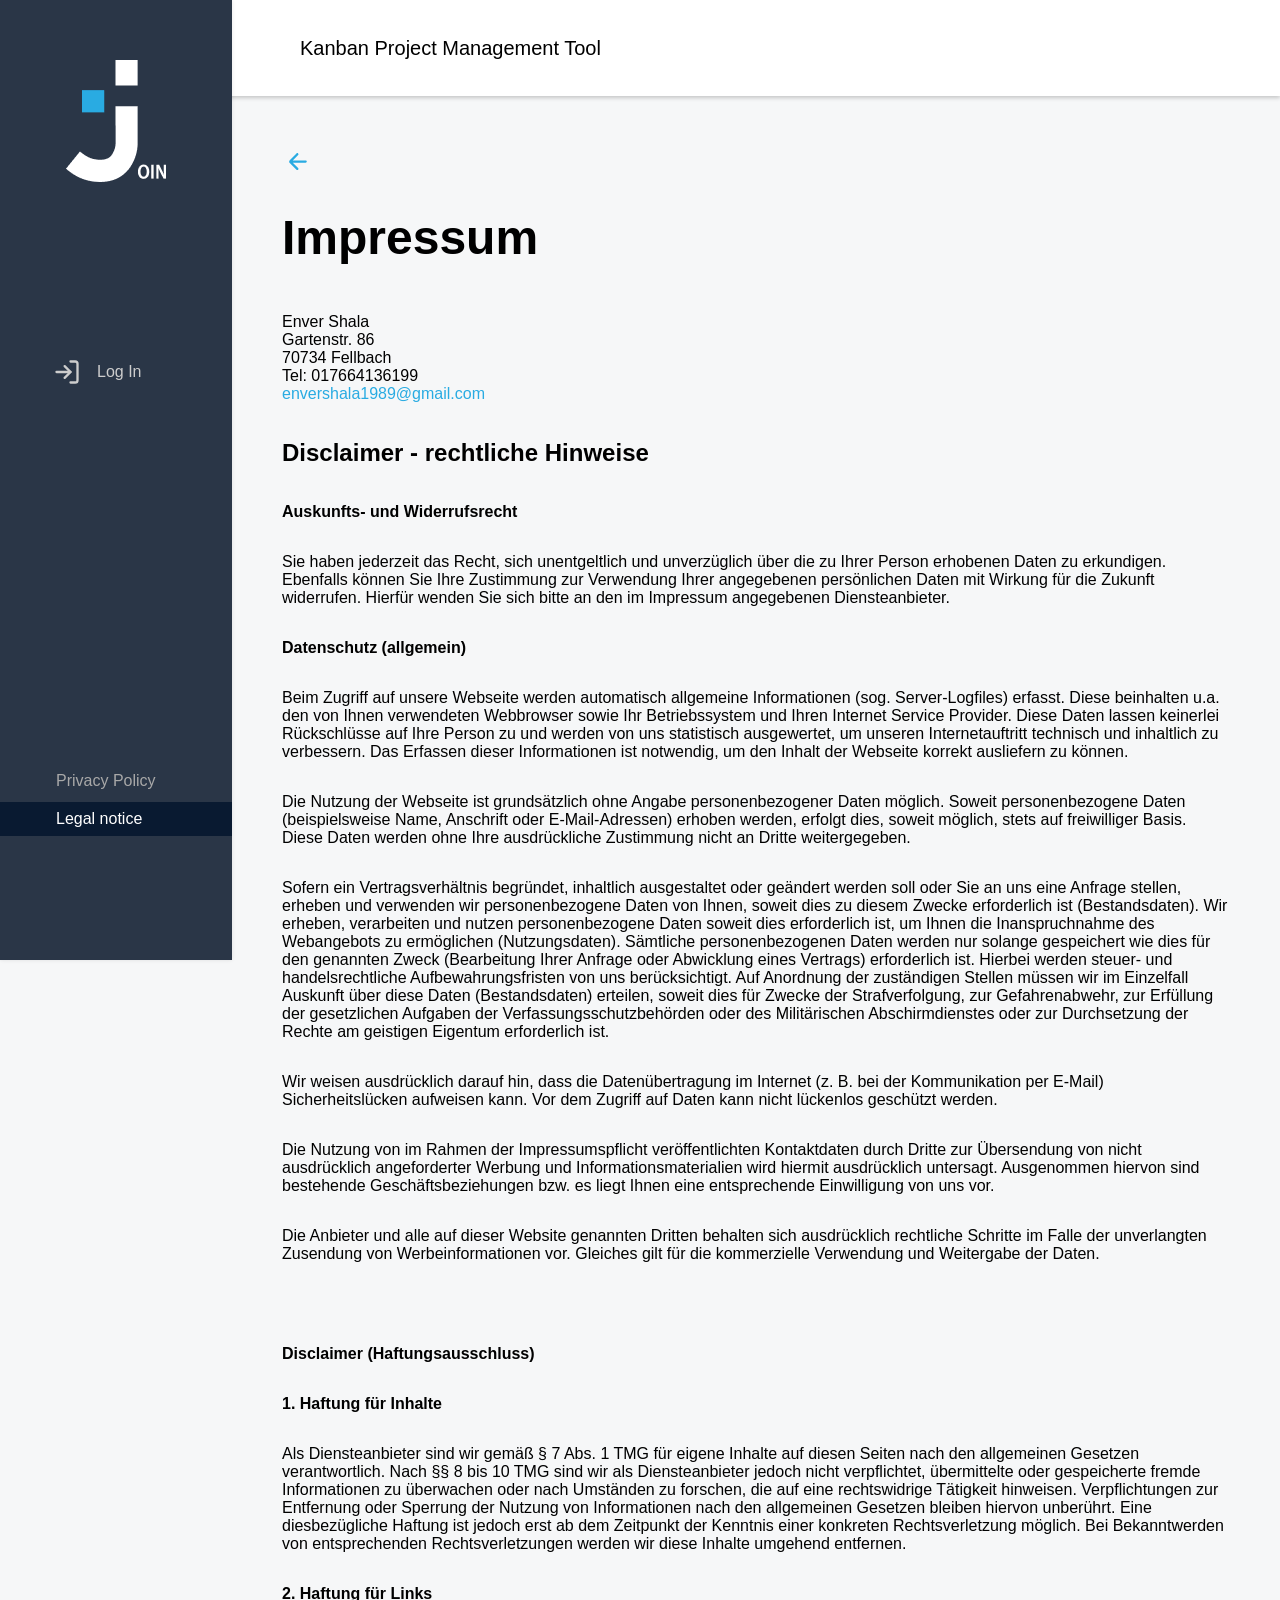
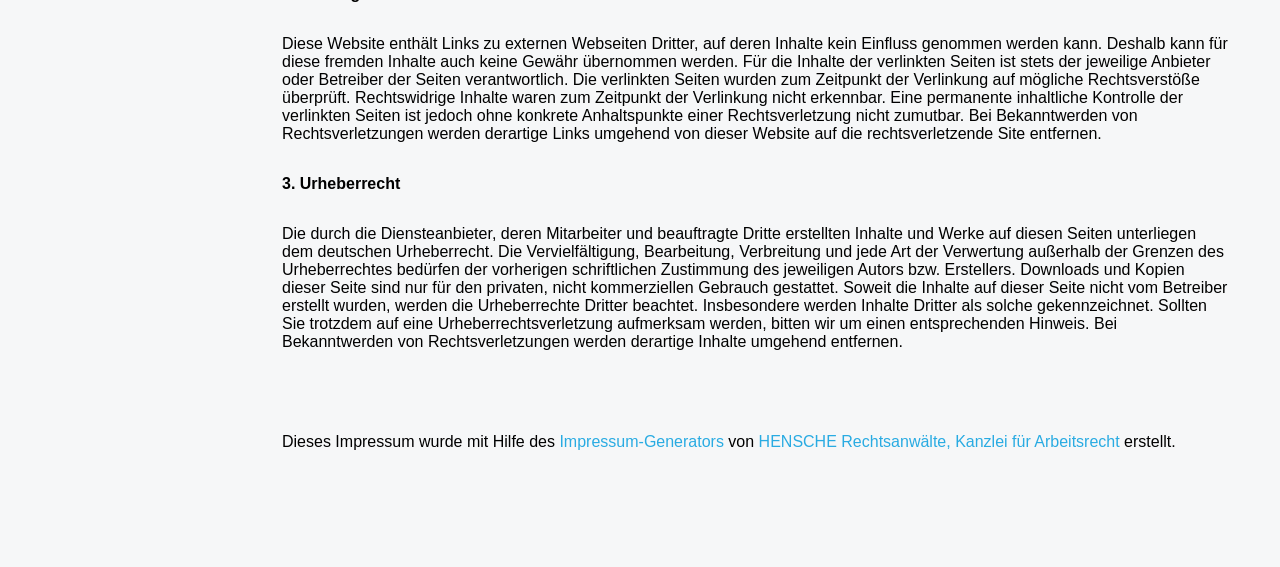
<file: legalNotice.html>
<!DOCTYPE html>
<html lang="en">
<head>
    <meta charset="UTF-8">
    <meta name="viewport" content="width=device-width, initial-scale=1.0">
    <title>Join - Legal notice</title>
    <link rel="stylesheet" href="./styles/sidebarHeader.css">
    <link rel="icon" type="image/x-icon" href="./img/logo_mobile.svg" />
    <script src="./js/sidebarHeader.js"></script>
    <script src="./js/firebaseDatabaseFunctions.js"></script>
    <script src="./js/navigationAndHeader.js"></script>
    <script src="./js/firebaseUserRendering.js"></script>
</head>
<body class="body-fixed-chrome" onload="loadAccountInitials(); hideNavIfNotLoggedIn()">
    <!-- Header und Sidebar-->
    <header class="desktop-header">
        <h1>Kanban Project Management Tool</h1>
        <div class="header-icons">
          <a class="header-help-icon" href="./help.html" aria-label="Help">
              <img src="./img/help.svg" alt="Help">
          </a>
          <button class="profile-icon openModalHeader">
              <div id="header-profile-icon" class="profile-name guest-font-size"></div>
          </button>
      </div>
    </header>
    <dialog id="sub-menu-modal-desktop" class="sub-menu-bg">
        <div id="sub-menu" class="sub-menu sub-menu-open">
            <a href="./legalNotice.html">
                <div>Legal Notice</div>
            </a>
            <a href="./privacy.html">
                <div>Privacy Policy</div>
            </a>
            <a> 
              <div class="help-link" onclick="logOutUserAccount(); location.href='./login.html'">Log Out</div>
          </a>
        </div>
    </dialog>

    <aside class="sidebar desktop-sidebar">
        <div class="logo-sidebar">
            <a href="index.html"><img class="logo-join-white" src="img/contacts/logo_join_white.png" alt="logo"></a>
        </div>
        <nav class="menu-sidebar">
            <ul class="container-nav-links">
                <a href="summary.html" class="nav-links">
                    <img class="nav-icons" src="img/contacts/summary_icon.svg" alt="icon summary">
                    <li>Summary</li>
                </a>
                <a href="task.html" class="nav-links">
                    <img class="nav-icons" src="img/contacts/addTask_icon.svg" alt="icon add task">
                    <li>Add Task</li>
                </a>
                <a href="board.html" class="nav-links">
                    <img class="nav-icons" src="img/contacts/board_icon.svg" alt="icon board">
                    <li>Board</li>
                </a>
                <a href="contacts.html" class="nav-links">
                    <img class="nav-icons" src="img/contacts/contacts_icon.svg" alt="contacts">
                    <li>Contacts</li>
                </a>
            </ul>
        </nav>
        <nav>
            <ul>
                <div class="nav-links-footer">
                    <li><a href="privacy.html">Privacy Policy</a></li>
                    <li><a href="legalNotice.html">Legal notice</a></li>
                </div>
            </ul>
        </nav>
    </aside>

     <!--Mobile Header-->
     <header class="mobile-header">
        <a href="index.html"><img class="logo-join-mobile" src="img/contacts/logo_blue_mobile.png" alt="logo"></a>
        <button class="profile-icon openModalHeader">
            <div id="header-profile-icon" class="profile-name guest-font-size">G</div>
        </button>
    </header>
    <dialog id="sub-menu-modal-mobile" class="sub-menu-bg">
        <div id="sub-menu" class="sub-menu sub-menu-open">
            <a class="help-link" href="./help.html">
                <div>Help</div>
            </a>
            <a href="./legalNotice.html">
                <div>Legal Notice</div>
            </a>
            <a href="./privacy.html">
                <div>Privacy Policy</div>
            </a>
            <a href="./login.html"> 
              <div class="help-link" onclick="logOutUserAccount(); location.href='./login.html'">Log Out</div>
            </a>
        </div>
    </dialog>

  <!-- End of Header und Sidebar-->




    <div class="textContentLegalNotice">
        <div onclick="history.back()" class="back-arrow">
            <img src="./img/back-arrow.svg" alt="left arrow">
        </div>
        
        <h1>Impressum</h1>
        <p>Enver Shala<br/>
        Gartenstr. 86<br/>
        70734 Fellbach<br/>
        Tel: 017664136199<br/>
        <a href="mailto:envershala1989@gmail.com">envershala1989@gmail.com</a>
        </p>
        <meta name="generator" content="Impressum-Generator der Kanzlei Hensche Rechtsanwälte"/>
        <h2>Disclaimer - rechtliche Hinweise</h2>
        <p><strong>Auskunfts- und Widerrufsrecht</strong></p>
        <p>Sie haben jederzeit das Recht, sich unentgeltlich und unverz&#252;glich &#252;ber die zu Ihrer Person erhobenen Daten 
        zu erkundigen. Ebenfalls k&#246;nnen Sie Ihre Zustimmung zur Verwendung Ihrer angegebenen pers&#246;nlichen Daten mit 
        Wirkung f&#252;r die Zukunft widerrufen. Hierf&#252;r wenden Sie sich bitte an den im Impressum angegebenen 
        Diensteanbieter.</p>
        <P><STRONG>Datenschutz (allgemein)</STRONG></P>
        <P>Beim Zugriff auf unsere Webseite werden automatisch allgemeine Informationen (sog. Server-Logfiles) erfasst. Diese 
        beinhalten u.a. den von Ihnen verwendeten Webbrowser sowie Ihr Betriebssystem und Ihren Internet Service Provider. Diese 
        Daten lassen keinerlei R&#252;ckschl&#252;sse auf Ihre Person zu und werden von uns statistisch ausgewertet, um unseren 
        Internetauftritt technisch und inhaltlich zu verbessern. Das Erfassen dieser Informationen ist notwendig, um den Inhalt 
        der Webseite korrekt ausliefern zu k&#246;nnen.</P>
        <P>Die Nutzung der Webseite ist grunds&#228;tzlich ohne Angabe personenbezogener Daten m&#246;glich. Soweit 
        personenbezogene Daten (beispielsweise Name, Anschrift oder E-Mail-Adressen) erhoben werden, erfolgt dies, soweit 
        m&#246;glich, stets auf freiwilliger Basis. Diese Daten werden ohne Ihre ausdr&#252;ckliche Zustimmung nicht an Dritte 
        weitergegeben.</P>
        <P>Sofern ein Vertragsverh&#228;ltnis begr&#252;ndet, inhaltlich ausgestaltet oder ge&#228;ndert werden soll oder Sie an 
        uns eine Anfrage stellen, erheben und verwenden wir personenbezogene Daten von Ihnen, soweit dies zu diesem Zwecke 
        erforderlich ist (Bestandsdaten). Wir erheben, verarbeiten und nutzen personenbezogene Daten soweit dies erforderlich 
        ist, um Ihnen die Inanspruchnahme des Webangebots zu erm&#246;glichen (Nutzungsdaten). S&#228;mtliche personenbezogenen 
        Daten werden nur solange gespeichert wie dies f&#252;r den genannten Zweck (Bearbeitung Ihrer Anfrage oder Abwicklung 
        eines Vertrags) erforderlich ist. Hierbei werden steuer- und handelsrechtliche Aufbewahrungsfristen von uns 
        ber&#252;cksichtigt. Auf Anordnung der zust&#228;ndigen Stellen m&#252;ssen wir im Einzelfall Auskunft &#252;ber diese 
        Daten (Bestandsdaten) erteilen, soweit dies f&#252;r Zwecke der Strafverfolgung, zur Gefahrenabwehr, zur Erf&#252;llung 
        der gesetzlichen Aufgaben der Verfassungsschutzbeh&#246;rden oder des Milit&#228;rischen Abschirmdienstes oder zur 
        Durchsetzung der Rechte am geistigen Eigentum erforderlich ist.</P>
        <P>Wir weisen ausdr&#252;cklich darauf hin, dass die Daten&#252;bertragung im Internet (z. B. bei der Kommunikation per 
        E-Mail) Sicherheitsl&#252;cken aufweisen kann. Vor dem Zugriff auf Daten kann nicht l&#252;ckenlos gesch&#252;tzt 
        werden.</P>
        <P>Die Nutzung von im Rahmen der Impressumspflicht ver&#246;ffentlichten Kontaktdaten durch Dritte zur &#220;bersendung 
        von nicht ausdr&#252;cklich angeforderter Werbung und Informationsmaterialien wird hiermit ausdr&#252;cklich untersagt. 
        Ausgenommen hiervon sind bestehende Gesch&#228;ftsbeziehungen bzw. es liegt Ihnen eine entsprechende Einwilligung von uns 
        vor.</P>
        <P>Die Anbieter und alle auf dieser Website genannten Dritten behalten sich ausdr&#252;cklich rechtliche Schritte im 
        Falle der unverlangten Zusendung von Werbeinformationen vor. Gleiches gilt f&#252;r die kommerzielle Verwendung und 
        Weitergabe der Daten.</P>
        <p>&nbsp;</p>
        <p><strong>Disclaimer (Haftungsausschluss)</strong></p>
        <p><strong>1. Haftung f&#252;r Inhalte</strong></p>
        <p>Als Diensteanbieter sind wir gem&#228;&#223; &#167; 7 Abs. 1 TMG f&#252;r eigene Inhalte auf diesen Seiten nach den 
        allgemeinen Gesetzen verantwortlich. Nach &#167;&#167; 8 bis 10 TMG sind wir als Diensteanbieter jedoch nicht 
        verpflichtet, &#252;bermittelte oder gespeicherte fremde Informationen zu &#252;berwachen oder nach Umst&#228;nden zu 
        forschen, die auf eine rechtswidrige T&#228;tigkeit hinweisen. Verpflichtungen zur Entfernung oder Sperrung der Nutzung 
        von Informationen nach den allgemeinen Gesetzen bleiben hiervon unber&#252;hrt. Eine diesbez&#252;gliche Haftung ist 
        jedoch erst ab dem Zeitpunkt der Kenntnis einer konkreten Rechtsverletzung m&#246;glich. Bei Bekanntwerden von 
        entsprechenden Rechtsverletzungen werden wir diese Inhalte umgehend entfernen.</p>
        <p><strong>2. Haftung f&#252;r Links</strong></p>
        <p>Diese Website enth&#228;lt Links zu externen Webseiten Dritter, auf deren Inhalte kein Einfluss genommen werden kann. 
        Deshalb kann f&#252;r diese fremden Inhalte auch keine Gew&#228;hr &#252;bernommen werden. F&#252;r die Inhalte der 
        verlinkten Seiten ist stets der jeweilige Anbieter oder Betreiber der Seiten verantwortlich. Die verlinkten Seiten wurden 
        zum Zeitpunkt der Verlinkung auf m&#246;gliche Rechtsverst&#246;&#223;e &#252;berpr&#252;ft. Rechtswidrige Inhalte waren 
        zum Zeitpunkt der Verlinkung nicht erkennbar. Eine permanente inhaltliche Kontrolle der verlinkten Seiten ist jedoch ohne 
        konkrete Anhaltspunkte einer Rechtsverletzung nicht zumutbar. Bei Bekanntwerden von Rechtsverletzungen werden derartige 
        Links umgehend von dieser Website auf die rechtsverletzende Site entfernen.</p>
        <p><strong>3. Urheberrecht</strong></p>
        <p>Die durch die Diensteanbieter, deren Mitarbeiter und beauftragte Dritte erstellten Inhalte und Werke auf diesen Seiten 
        unterliegen dem deutschen Urheberrecht. Die Vervielf&#228;ltigung, Bearbeitung, Verbreitung und jede Art der Verwertung 
        au&#223;erhalb der Grenzen des Urheberrechtes bed&#252;rfen der vorherigen schriftlichen Zustimmung des jeweiligen Autors 
        bzw. Erstellers. Downloads und Kopien dieser Seite sind nur f&#252;r den privaten, nicht kommerziellen Gebrauch 
        gestattet. Soweit die Inhalte auf dieser Seite nicht vom Betreiber erstellt wurden, werden die Urheberrechte Dritter 
        beachtet. Insbesondere werden Inhalte Dritter als solche gekennzeichnet. Sollten Sie trotzdem auf eine 
        Urheberrechtsverletzung aufmerksam werden, bitten wir um einen entsprechenden Hinweis. Bei Bekanntwerden von 
        Rechtsverletzungen werden derartige Inhalte umgehend entfernen.</p>
        <p>&nbsp;</p>
        <p>Dieses Impressum wurde mit Hilfe des <a target="_blank" 
        href="http://www.hensche.de/impressum-generator.html">Impressum-Generators</a> von <a target="_blank" 
        href="http://www.hensche.de/Rechtsanwalt_Arbeitsrecht_Hannover.html">HENSCHE Rechtsanw&auml;lte, Kanzlei f&uuml;r 
        Arbeitsrecht</a> erstellt.</p>
    </div>

      <!--Mobile Navbar-->
    <nav class="mobile-nav">
        <ul class="container-nav-links">
          <a href="summary.html">
            <div class="nav-links">
              <img class="iconsSVG" src="img/contacts/summary_icon.svg"></img>
              <li>Summary</li>
            </div>
          </a>
          <a href="task.html">
            <div class="nav-links">
              <img class="iconsSVG" src="img/contacts/addTask_icon.svg"></img>
              <li>Add Task</li>
            </div>
          </a>
          <a href="board.html">
            <div class="nav-links">
              <img class="iconsSVG" src="img/contacts/board_icon.svg"></img>
              <li>Board</li>
            </div>
          </a>
          <a href="contacts.html">
            <div class="nav-links">
              <img class="iconsSVG" src="img/contacts/contacts_icon.svg"></img>
              <li>Contacts</li>
            </div>
          </a>
        </ul>
      </nav>

</body>
</file>
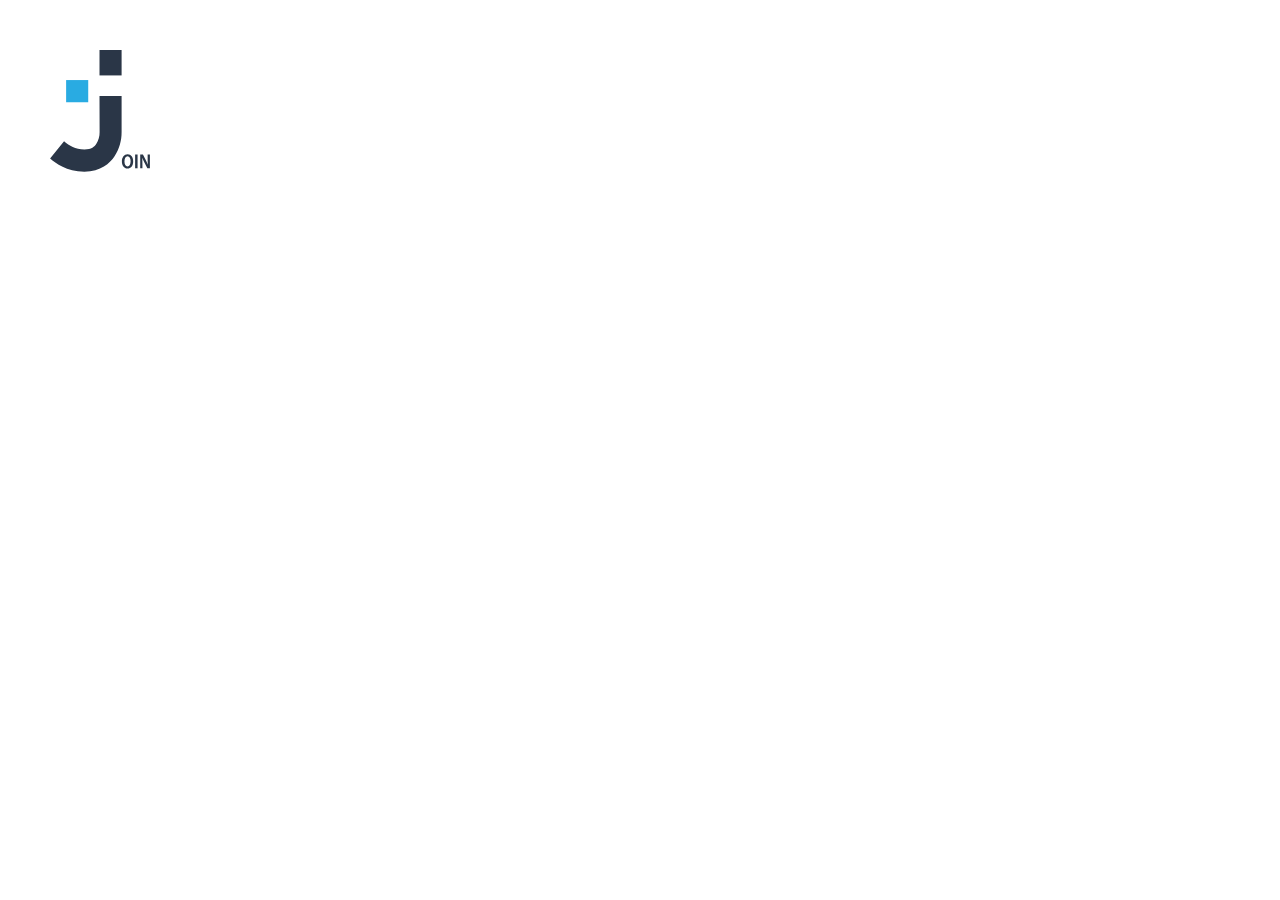
<file: login.html>
<!DOCTYPE html>
<html lang="de">
  <head>
    <meta charset="UTF-8" />
    <meta name="viewport" content="width=device-width, initial-scale=1.0" />
    <title>Join - Login</title>
    <link rel="icon" type="image/x-icon" href="./img/logo_mobile.svg" />
    <link rel="stylesheet" href="./styles/login.css" />
    <link rel="stylesheet" href="./styles/loginResponsive.css" />
  </head>
  <body id="myBody" onload="init()">
    <div id="logo-container" class="logo-container start transition2s">
      <img class="joinLogo" src="./img//login/join-logo2.svg" alt="Dein Logo"/>
    </div>
    <header class="top_bar">
      <nav id="authOpt" class="auth_options d-none">
        <p>Not a Join User?</p>
        <a href="signup.html">
          <div class="auth_signUp" onclick="">Sign Up</div>
        </a>
      </nav>
    </header>

    <div id="main_wrapper" class="main_wrapper d-none">
      <div id="login_section" class="login_section d-none">
        <h1>Log in</h1>
        <img class="login_divider" src="./img/login/seperator.svg" alt="separator"/>
        <form id="authForm" class="login_form" novalidate onsubmit="return handleLoginSubmit(event)">
          <div id="email_wrapper" class="field_group field_group-margin32">
            <input id="userEmail" oninput="loginOnInput()" onblur="loginEmailOnBlur()" type="email" placeholder="Email" autocomplete="email" style="cursor: auto;"/>
            <img class="field_icon-email" src="./img/login/mail.svg" alt="mail"/>
          </div>

          <div class="error_email_wrapper d-none" id="error_email_message">
            <div class="error_email_message">Bitte gültige Email eingeben</div>
          </div>

          <div id="password_wrapper" class="field_group">
            <input oninput="loginOnInput()" onblur="loginPasswordOnBlur()" id="userPassword" type="password" placeholder="Password" autocomplete="current-password" style="cursor: auto;"/>
            <img id="password_toggle" class="field_icon-password" src="./img/login/lock.svg" alt="lock" onclick="togglePasswordIcon('password_toggle','userPassword')"/>
          </div>

          <div class="error_password_wrapper d-none" id="error_password_message">
            <div class="error_password_message">Mindestens 6 Zeichen</div>
          </div>

          <div class="checkbox_area">
            <input id="rememberMeButton" type="checkbox" />
            <p>Remember me</p>
          </div>

          <div class="auth_buttons">
            <button disabled type="submit" id="loginButton" class="btn_login">Log in</button>
            <button type="button" id="guestButton" class="btn_guest" onclick="guestLogin()">Guest Log in</button>
          </div>
        </form>
      </div>

      <nav class="auth_options_mobile d-none">
        <p>Not a Join User?</p>
        <a href="signup.html">
          <div class="auth_signUp" onclick="">Sign Up</div>
        </a>
      </nav>
    </div>

    <div class="msg-login" style="display:none;">
      <p id="loginMessage">Login erfolgreich!</p>
    </div>

    <script src="./js/templates.js"></script>
    <script src="./js/login.js"></script>
    <script src="./js/firebaseDatabaseFunctions.js"></script>
    <script src="./js/navigationAndHeader.js"></script>
    <script src="./js/firebaseUserRendering.js"></script>
    <script src="./js/signup.js"></script>

    <footer id="footerID" class="site_footer d-none">
      <div class="legal_links">
        <a href="./privacy.html">Privacy policy</a>
        <a href="./legalNotice.html">Legal notice</a>
      </div>
    </footer>
  </body>
</html>
</file>
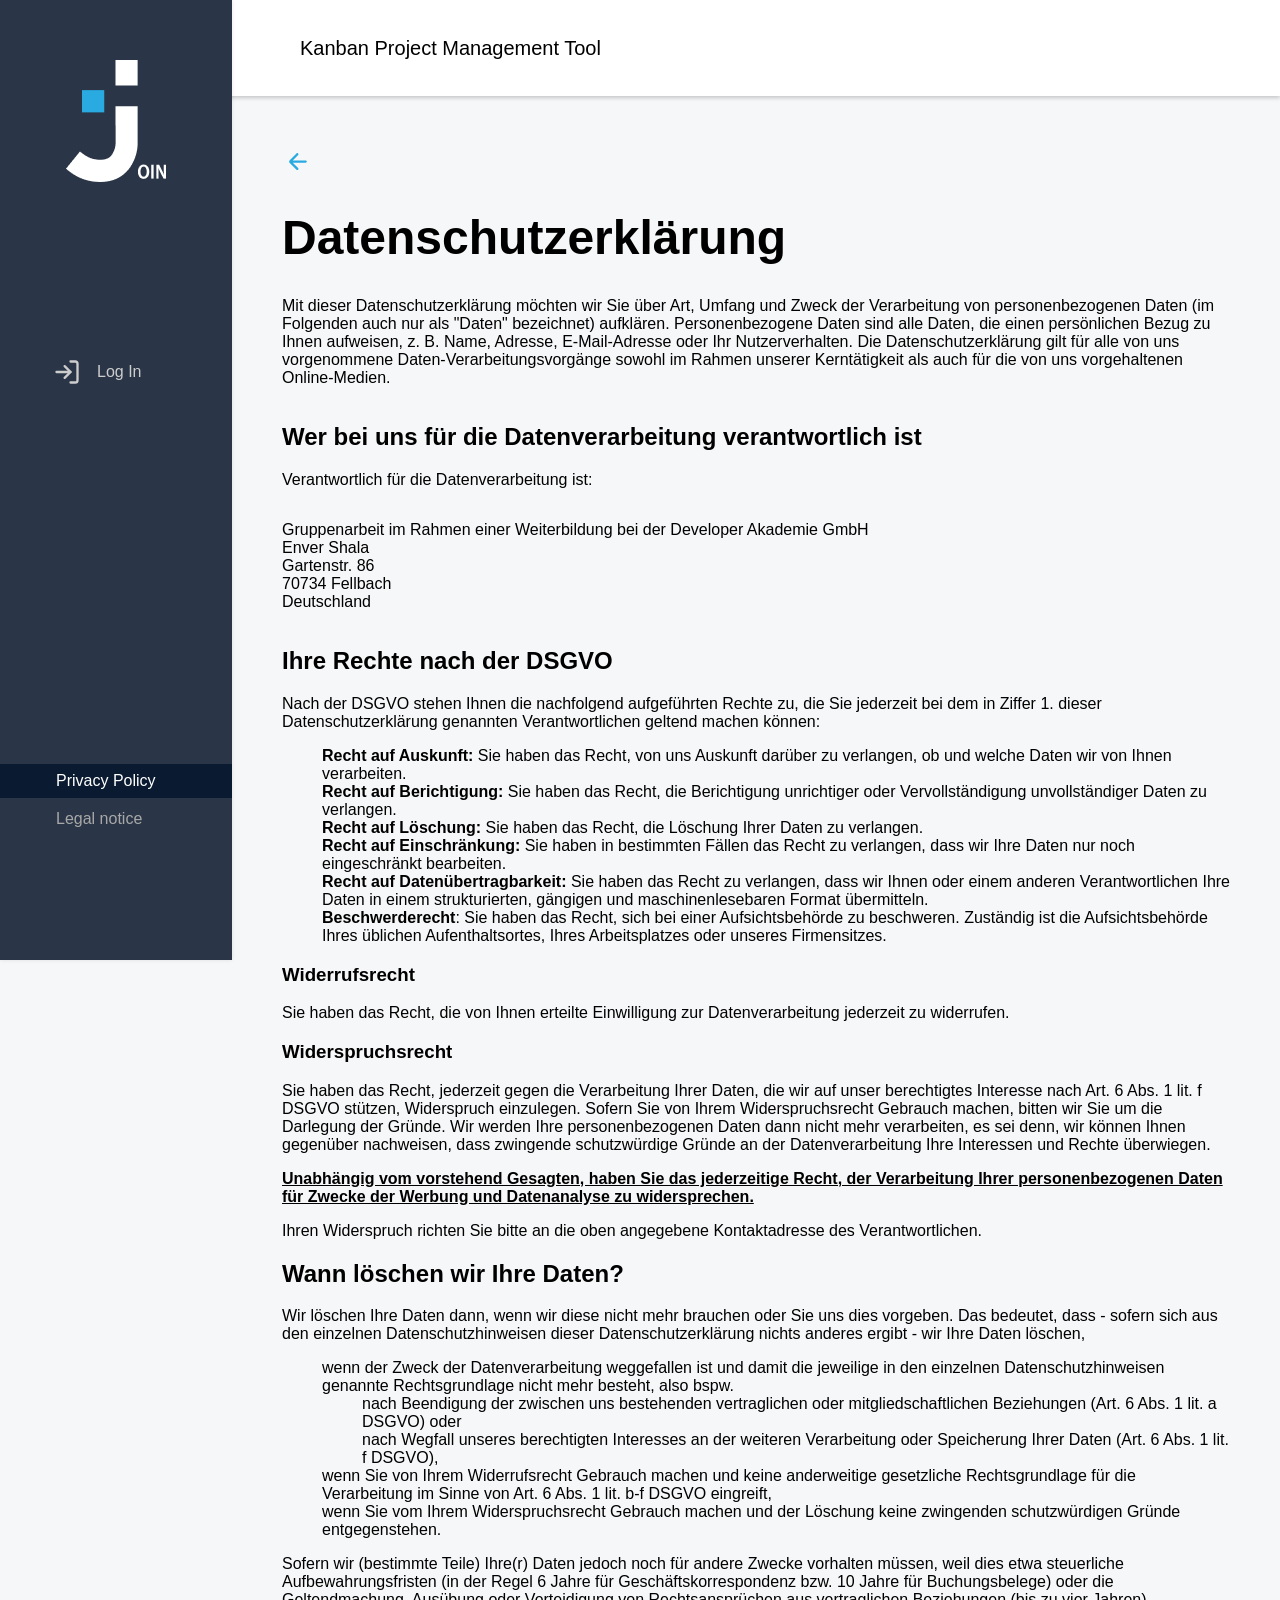
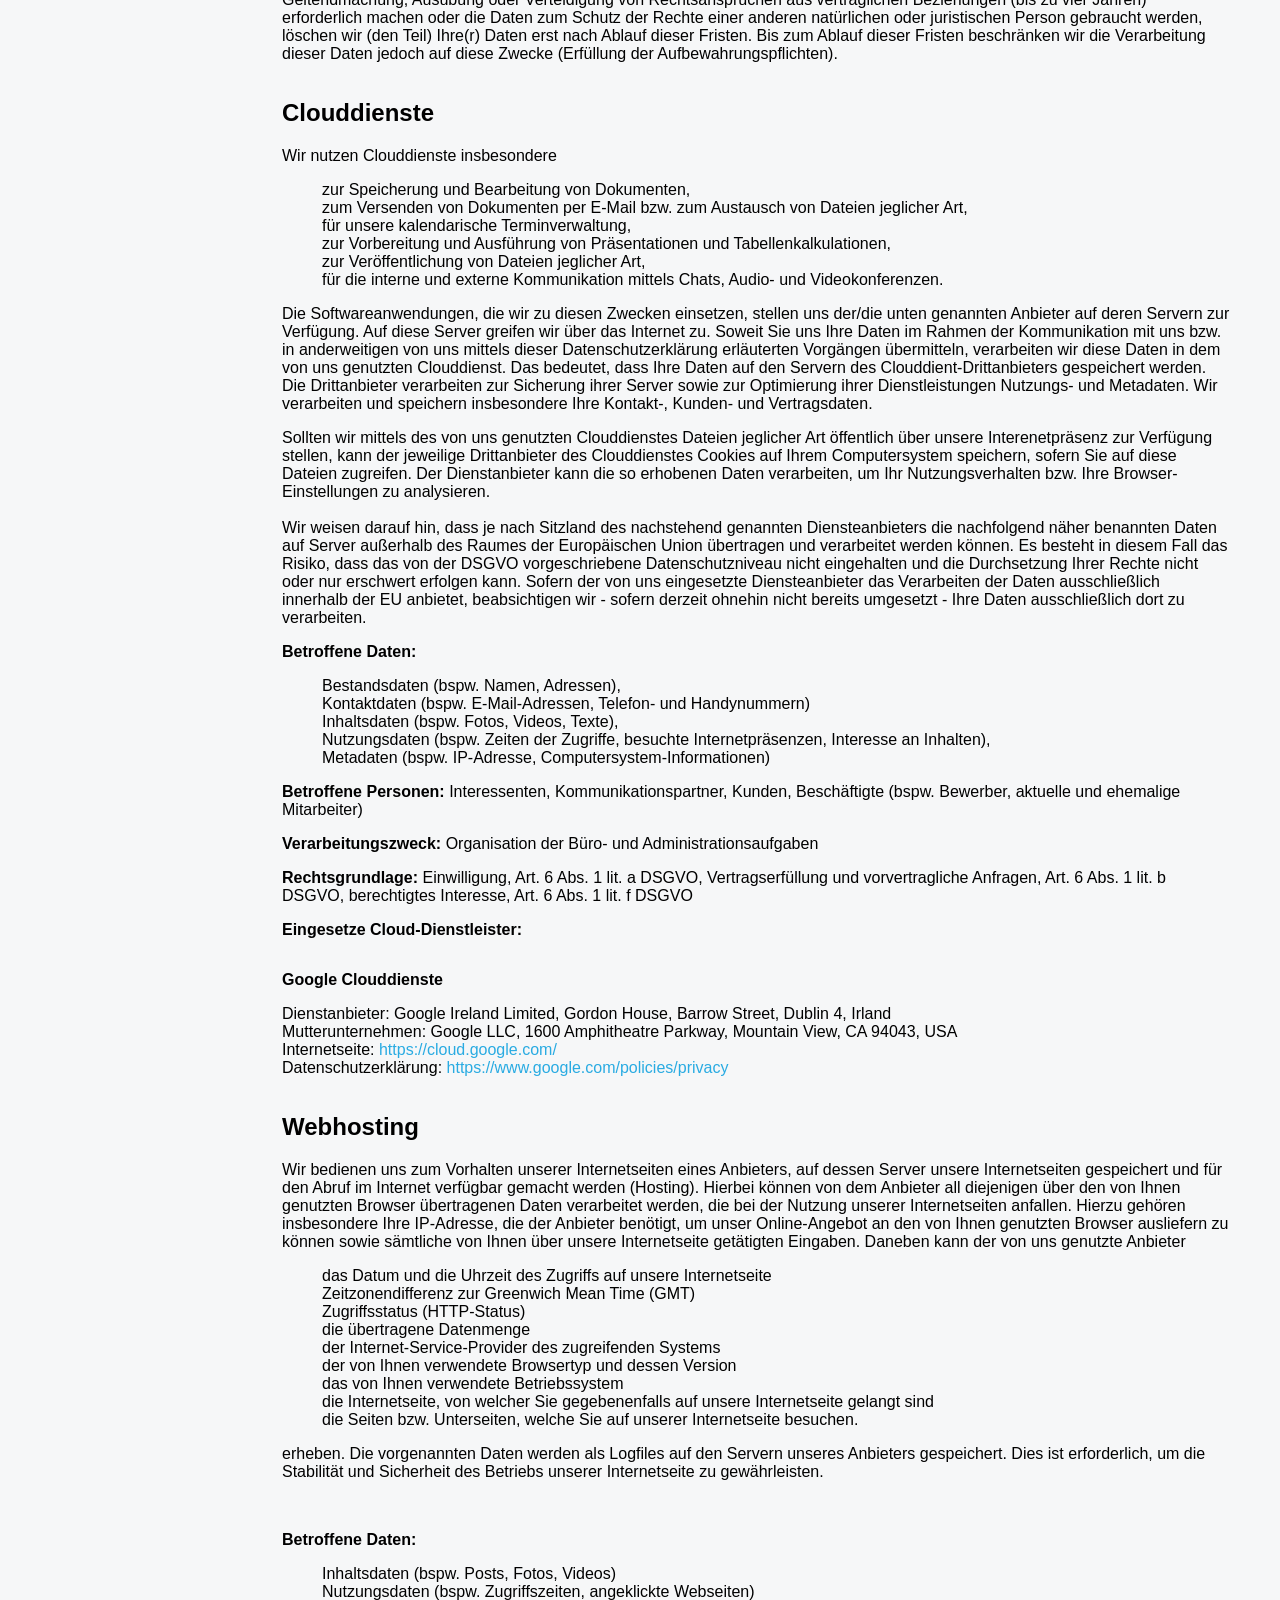
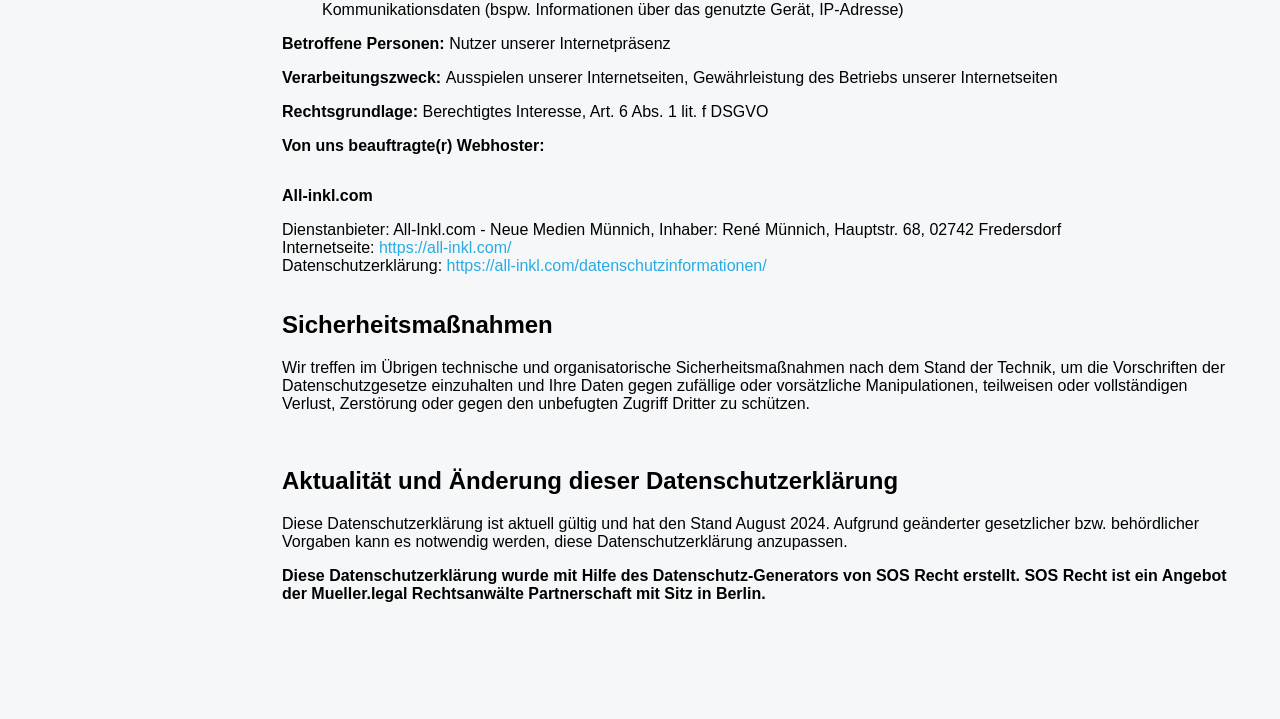
<file: privacy.html>
<!DOCTYPE html>
<html lang="en">
<head>
    <meta charset="UTF-8">
    <meta name="viewport" content="width=device-width, initial-scale=1.0">
    <title>Join - Privacy Policy</title>
    <link rel="icon" type="image/x-icon" href="./img/logo_mobile.svg" />
    <link rel="stylesheet" href="./styles/sidebarHeader.css">
    <script src="./js/sidebarHeader.js"></script>
    <script src="./js/firebaseDatabaseFunctions.js"></script>
    <script src="./js/navigationAndHeader.js"></script>
    <script src="./js/firebaseUserRendering.js"></script>
</head>
<body class="body-fixed-chrome" onload="loadAccountInitials(); hideNavIfNotLoggedIn()">
    <!-- Header und Sidebar-->
    <header class="desktop-header">
        <h1>Kanban Project Management Tool</h1>
        <div class="header-icons">
          <a class="header-help-icon" href="./help.html" aria-label="Help">
              <img src="./img/help.svg" alt="Help">
          </a>
          <button class="profile-icon openModalHeader">
              <div id="header-profile-icon" class="profile-name guest-font-size">G</div>
          </button>
      </div>
    </header>
    <dialog id="sub-menu-modal-desktop" class="sub-menu-bg">
        <div id="sub-menu" class="sub-menu sub-menu-open">
            <a href="./legalNotice.html">
                <div>Legal Notice</div>
            </a>
            <a href="./privacy.html">
                <div>Privacy Policy</div>
            </a>
            <a> 
              <div class="help-link" onclick="logOutUserAccount(); location.href='./login.html'">Log Out</div>
          </a>
        </div>
    </dialog>

    <aside class="sidebar desktop-sidebar">
        <div class="logo-sidebar">
            <a href="index.html"><img class="logo-join-white" src="img/contacts/logo_join_white.png" alt="logo"></a>
        </div>
        <nav class="menu-sidebar">
            <ul class="container-nav-links">
                <a href="summary.html" class="nav-links">
                    <img class="nav-icons" src="img/contacts/summary_icon.svg" alt="icon summary">
                    <li>Summary</li>
                </a>
                <a href="task.html" class="nav-links">
                    <img class="nav-icons" src="img/contacts/addTask_icon.svg" alt="icon add task">
                    <li>Add Task</li>
                </a>
                <a href="board.html" class="nav-links">
                    <img class="nav-icons" src="img/contacts/board_icon.svg" alt="icon board">
                    <li>Board</li>
                </a>
                <a href="contacts.html" class="nav-links">
                    <img class="nav-icons" src="img/contacts/contacts_icon.svg" alt="contacts">
                    <li>Contacts</li>
                </a>
            </ul>
        </nav>
        <nav>
            <ul>
                <div class="nav-links-footer">
                    <li><a href="privacy.html">Privacy Policy</a></li>
                    <li><a href="legalNotice.html">Legal notice</a></li>
                </div>
            </ul>
        </nav>
    </aside>

     <!--Mobile Header-->
     <header class="mobile-header">
        <a href="index.html"><img class="logo-join-mobile" src="img/contacts/logo_blue_mobile.png" alt="logo"></a>
        <button class="profile-icon openModalHeader">
            <div id="header-profile-icon" class="profile-name guest-font-size"></div>
        </button>
    </header>
    <dialog id="sub-menu-modal-mobile" class="sub-menu-bg">
        <div id="sub-menu" class="sub-menu sub-menu-open">
            <a class="help-link" href="./help.html">
                <div>Help</div>
            </a>
            <a href="./legalNotice.html">
                <div>Legal Notice</div>
            </a>
            <a href="./privacy.html">
                <div>Privacy Policy</div>
            </a>
            <a href="./login.html"> 
              <div class="help-link" onclick="logOutUserAccount(); location.href='./login.html'">Log Out</div>
            </a>
        </div>
    </dialog>

  <!--Mobile Navbar-->
  <nav class="mobile-nav">
    <ul class="container-nav-links">
      <a href="summary.html">
        <div class="nav-links">
          <img class="iconsSVG" src="img/contacts/summary_icon.svg"></img>
          <li>Summary</li>
        </div>
      </a>
      <a href="task.html">
        <div class="nav-links">
          <img class="iconsSVG" src="img/contacts/addTask_icon.svg"></img>
          <li>Add Task</li>
        </div>
      </a>
      <a href="board.html">
        <div class="nav-links">
          <img class="iconsSVG" src="img/contacts/board_icon.svg"></img>
          <li>Board</li>
        </div>
      </a>
      <a href="contacts.html">
        <div class="nav-links">
          <img class="iconsSVG" src="img/contacts/contacts_icon.svg"></img>
          <li>Contacts</li>
        </div>
      </a>
    </ul>
  </nav>

  <!-- End of Header und Sidebar-->

    <div class="textContentPrivacy">
        <div onclick="history.back()" class="back-arrow">
            <img src="./img/back-arrow.svg" alt="left arrow">
        </div>
        
         <div class="ce_text privacy_item general_part1 block">            <h1>Datenschutzerklärung</h1>              <div class="text"><p>Mit dieser Datenschutzerklärung möchten wir Sie über Art, Umfang und Zweck der Verarbeitung von personenbezogenen Daten (im Folgenden auch nur als "Daten" bezeichnet) aufklären. Personenbezogene Daten sind alle Daten, die einen persönlichen Bezug zu Ihnen aufweisen, z. B. Name, Adresse, E-Mail-Adresse oder Ihr Nutzerverhalten. Die Datenschutzerklärung gilt für alle von uns vorgenommene Daten-Verarbeitungsvorgänge sowohl im Rahmen unserer Kerntätigkeit als auch für die von uns vorgehaltenen Online-Medien.</p></div>      </div><div class="ce_text privacy_item contact_responsible block">                <div class="text"><h2>Wer bei uns für die Datenverarbeitung verantwortlich ist</h2><p>Verantwortlich für die Datenverarbeitung ist:</p></div>      </div><p>Gruppenarbeit im Rahmen einer Weiterbildung bei der Developer Akademie GmbH<br>Enver Shala<br>Gartenstr. 86<br>70734 Fellbach<br>Deutschland<br></p><div class="ce_text privacy_item general_part3 block">                <div class="text"><h2>Ihre Rechte nach der DSGVO</h2><p>Nach der DSGVO stehen Ihnen die nachfolgend aufgeführten Rechte zu, die Sie jederzeit bei dem in Ziffer 1. dieser Datenschutzerklärung genannten Verantwortlichen geltend machen können:</p><ul><li><strong>Recht auf Auskunft:</strong> Sie haben das Recht, von uns Auskunft darüber zu verlangen, ob und welche Daten wir von Ihnen verarbeiten.</li><li><strong>Recht auf Berichtigung:</strong> Sie haben das Recht, die Berichtigung unrichtiger oder Vervollständigung unvollständiger Daten zu verlangen.</li><li><strong>Recht auf Löschung:</strong> Sie haben das Recht, die Löschung Ihrer Daten zu verlangen.</li><li><strong>Recht auf Einschränkung:</strong> Sie haben in bestimmten Fällen das Recht zu verlangen, dass wir Ihre Daten nur noch eingeschränkt bearbeiten.</li><li><strong>Recht auf Datenübertragbarkeit:</strong> Sie haben das Recht zu verlangen, dass wir Ihnen oder einem anderen Verantwortlichen Ihre Daten in einem strukturierten, gängigen und maschinenlesebaren Format übermitteln.</li><li><strong>Beschwerderecht</strong>: Sie haben das Recht, sich bei einer Aufsichtsbehörde zu beschweren. Zuständig ist die Aufsichtsbehörde Ihres üblichen Aufenthaltsortes, Ihres Arbeitsplatzes oder unseres Firmensitzes.</li></ul><h3>Widerrufsrecht</h3><p>Sie haben das Recht, die von Ihnen erteilte Einwilligung zur Datenverarbeitung jederzeit zu widerrufen.</p><h3>Widerspruchsrecht</h3><p>Sie haben das Recht, jederzeit gegen die Verarbeitung Ihrer Daten, die wir auf unser berechtigtes Interesse nach Art. 6 Abs. 1 lit. f DSGVO stützen, Widerspruch einzulegen. Sofern Sie von Ihrem Widerspruchsrecht Gebrauch machen, bitten wir Sie um die Darlegung der Gründe. Wir werden Ihre personenbezogenen Daten dann nicht mehr verarbeiten, es sei denn, wir können Ihnen gegenüber nachweisen, dass zwingende schutzwürdige Gründe an der Datenverarbeitung Ihre Interessen und Rechte überwiegen.</p><p><span style="text-decoration: underline;"><strong>Unabhängig vom vorstehend Gesagten, haben Sie das jederzeitige Recht, der Verarbeitung Ihrer personenbezogenen Daten für Zwecke der Werbung und Datenanalyse zu widersprechen.</strong></span></p><p>Ihren Widerspruch richten Sie bitte an die oben angegebene Kontaktadresse des Verantwortlichen.</p><h2>Wann löschen wir Ihre Daten?</h2><p>Wir löschen Ihre Daten dann, wenn wir diese nicht mehr brauchen oder Sie uns dies vorgeben. Das bedeutet, dass - sofern sich aus den einzelnen Datenschutzhinweisen dieser Datenschutzerklärung nichts anderes ergibt - wir Ihre Daten löschen,</p><ul><li>wenn der Zweck der Datenverarbeitung weggefallen ist und damit die jeweilige in den einzelnen Datenschutzhinweisen genannte Rechtsgrundlage nicht mehr besteht, also bspw.<ul><li>nach Beendigung der zwischen uns bestehenden vertraglichen oder mitgliedschaftlichen Beziehungen (Art. 6 Abs. 1 lit. a DSGVO) oder</li><li>nach Wegfall unseres berechtigten Interesses an der weiteren Verarbeitung oder Speicherung Ihrer Daten (Art. 6 Abs. 1 lit. f DSGVO),</li></ul></li><li>wenn Sie von Ihrem Widerrufsrecht Gebrauch machen und keine anderweitige gesetzliche Rechtsgrundlage für die Verarbeitung im Sinne von Art. 6 Abs. 1 lit. b-f DSGVO eingreift,</li><li>wenn Sie vom Ihrem Widerspruchsrecht Gebrauch machen und der Löschung keine zwingenden schutzwürdigen Gründe entgegenstehen.</li></ul><p>Sofern wir (bestimmte Teile) Ihre(r) Daten jedoch noch für andere Zwecke vorhalten müssen, weil dies etwa steuerliche Aufbewahrungsfristen (in der Regel 6 Jahre für Geschäftskorrespondenz bzw. 10 Jahre für Buchungsbelege) oder die Geltendmachung, Ausübung oder Verteidigung von Rechtsansprüchen aus vertraglichen Beziehungen (bis zu vier Jahren) erforderlich machen oder die Daten zum Schutz der Rechte einer anderen natürlichen oder juristischen Person gebraucht werden, löschen wir (den Teil) Ihre(r) Daten erst nach Ablauf dieser Fristen. Bis zum Ablauf dieser Fristen beschränken wir die Verarbeitung dieser Daten jedoch auf diese Zwecke (Erfüllung der Aufbewahrungspflichten).</p></div>      </div><div class="ce_text block">                <div class="text"><h2>Clouddienste</h2><p>Wir nutzen Clouddienste insbesondere</p><ul><li>zur Speicherung und Bearbeitung von Dokumenten,</li><li>zum Versenden von Dokumenten per E-Mail bzw. zum Austausch von Dateien jeglicher Art,</li><li>für unsere kalendarische Terminverwaltung,</li><li>zur Vorbereitung und Ausführung von Präsentationen und Tabellenkalkulationen,</li><li>zur Veröffentlichung von Dateien jeglicher Art,</li><li>für die interne und externe Kommunikation mittels Chats, Audio- und Videokonferenzen.</li></ul><p>Die Softwareanwendungen, die wir zu diesen Zwecken einsetzen, stellen uns der/die unten genannten Anbieter auf deren Servern zur Verfügung. Auf diese Server greifen wir über das Internet zu. Soweit Sie uns Ihre Daten im Rahmen der Kommunikation mit uns bzw. in anderweitigen von uns mittels dieser Datenschutzerklärung erläuterten Vorgängen übermitteln, verarbeiten wir diese Daten in dem von uns genutzten Clouddienst. Das bedeutet, dass Ihre Daten auf den Servern des Clouddient-Drittanbieters gespeichert werden. Die Drittanbieter verarbeiten zur Sicherung ihrer Server sowie zur Optimierung ihrer Dienstleistungen Nutzungs- und Metadaten. Wir verarbeiten und speichern insbesondere Ihre Kontakt-, Kunden- und Vertragsdaten.</p><p>Sollten wir mittels des von uns genutzten Clouddienstes Dateien jeglicher Art öffentlich über unsere Interenetpräsenz zur Verfügung stellen, kann der jeweilige Drittanbieter des Clouddienstes Cookies auf Ihrem Computersystem speichern, sofern Sie auf diese Dateien zugreifen. Der Dienstanbieter kann die so erhobenen Daten verarbeiten, um Ihr Nutzungsverhalten bzw. Ihre Browser-Einstellungen zu analysieren.<br><br>Wir weisen darauf hin, dass je nach Sitzland des nachstehend genannten Diensteanbieters die nachfolgend näher benannten Daten auf Server außerhalb des Raumes der Europäischen Union übertragen und verarbeitet werden können. Es besteht in diesem Fall das Risiko, dass das von der DSGVO vorgeschriebene Datenschutzniveau nicht eingehalten und die Durchsetzung Ihrer Rechte nicht oder nur erschwert erfolgen kann. Sofern der von uns eingesetzte Diensteanbieter das Verarbeiten der Daten ausschließlich innerhalb der EU anbietet, beabsichtigen wir - sofern derzeit ohnehin nicht bereits umgesetzt - Ihre Daten ausschließlich dort zu verarbeiten.</p><p><strong>Betroffene Daten:</strong></p><ul><li>Bestandsdaten (bspw. Namen, Adressen),</li><li>Kontaktdaten (bspw. E-Mail-Adressen, Telefon- und Handynummern)</li><li>Inhaltsdaten (bspw. Fotos, Videos, Texte),</li><li>Nutzungsdaten (bspw. Zeiten der Zugriffe, besuchte Internetpräsenzen, Interesse an Inhalten),</li><li>Metadaten (bspw. IP-Adresse, Computersystem-Informationen)</li></ul><p><strong>Betroffene Personen:</strong> Interessenten, Kommunikationspartner, Kunden, Beschäftigte (bspw. Bewerber, aktuelle und ehemalige Mitarbeiter)</p><p><strong>Verarbeitungszweck: </strong>Organisation der Büro- und Administrationsaufgaben</p><p><strong>Rechtsgrundlage:</strong> Einwilligung, Art. 6 Abs. 1 lit. a DSGVO, Vertragserfüllung und vorvertragliche Anfragen, Art. 6 Abs. 1 lit. b DSGVO, berechtigtes Interesse, Art. 6 Abs. 1 lit. f DSGVO</p><p><strong>Eingesetze Cloud-Dienstleister:</strong></p></div>      </div><div class="ce_text block">                <div class="text"><p><strong>Google Clouddienste</strong></p><p>Dienstanbieter: Google Ireland Limited, Gordon House, Barrow Street, Dublin 4, Irland<br>Mutterunternehmen: Google LLC, 1600 Amphitheatre Parkway, Mountain View, CA 94043, USA<br>Internetseite: <a href="https://cloud.google.com/" class="externalLink">https://cloud.google.com/</a><br>Datenschutzerklärung: <a href="https://www.google.com/policies/privacy" class="externalLink">https://www.google.com/policies/privacy</a></p></div>      </div><div class="ce_text privacy_item external_hosting block">                <div class="text"><h2>Webhosting</h2><p>Wir bedienen uns zum Vorhalten unserer Internetseiten eines Anbieters, auf dessen Server unsere Internetseiten gespeichert und für den Abruf im Internet verfügbar gemacht werden (Hosting). Hierbei können von dem Anbieter all diejenigen über den von Ihnen genutzten Browser übertragenen Daten verarbeitet werden, die bei der Nutzung unserer Internetseiten anfallen. Hierzu gehören insbesondere Ihre IP-Adresse, die der Anbieter benötigt, um unser Online-Angebot an den von Ihnen genutzten Browser ausliefern zu können sowie sämtliche von Ihnen über unsere Internetseite getätigten Eingaben. Daneben kann der von uns genutzte Anbieter&nbsp;&nbsp;</p><ul><li>das Datum und die Uhrzeit des Zugriffs auf unsere Internetseite</li><li>Zeitzonendifferenz zur Greenwich Mean Time (GMT)</li><li>Zugriffsstatus (HTTP-Status)</li><li>die übertragene Datenmenge</li><li>der Internet-Service-Provider des zugreifenden Systems</li><li>der von Ihnen verwendete Browsertyp und dessen Version</li><li>das von Ihnen verwendete Betriebssystem</li><li>die Internetseite, von welcher Sie gegebenenfalls auf unsere Internetseite gelangt sind</li><li>die Seiten bzw. Unterseiten, welche Sie auf unserer Internetseite besuchen.</li></ul><p>erheben. Die vorgenannten Daten werden als Logfiles auf den Servern unseres Anbieters gespeichert. Dies ist erforderlich, um die Stabilität und Sicherheit des Betriebs unserer Internetseite zu gewährleisten.</p><p class="invisible">&nbsp;</p><p><strong>Betroffene Daten:</strong></p><ul><li>Inhaltsdaten (bspw. Posts, Fotos, Videos)</li><li>Nutzungsdaten (bspw. Zugriffszeiten, angeklickte Webseiten)</li><li>Kommunikationsdaten (bspw. Informationen über das genutzte Gerät, IP-Adresse)</li></ul><p><strong>Betroffene Personen: </strong>Nutzer unserer Internetpräsenz</p><p><strong>Verarbeitungszweck: </strong>Ausspielen unserer Internetseiten, Gewährleistung des Betriebs unserer Internetseiten</p><p><strong>Rechtsgrundlage:</strong> Berechtigtes Interesse, Art. 6 Abs. 1 lit. f DSGVO</p><p><strong>Von uns beauftragte(r) Webhoster:</strong></p></div>      </div><div class="ce_text block">                <div class="text"><p><strong>All-inkl.com</strong></p><p>Dienstanbieter: All-Inkl.com - Neue Medien Münnich, Inhaber: René Münnich, Hauptstr. 68, 02742 Fredersdorf<br>Internetseite: <a href="https://all-inkl.com/" class="externalLink">https://all-inkl.com/</a><br>Datenschutzerklärung: <a href="https://all-inkl.com/datenschutzinformationen/" class="externalLink">https://all-inkl.com/datenschutzinformationen/</a></p></div>      </div><div class="ce_text privacy_item general_part4 block">                <div class="text"><h2>Sicherheitsmaßnahmen</h2><p>Wir treffen im Übrigen technische und organisatorische Sicherheitsmaßnahmen nach dem Stand der Technik, um die Vorschriften der Datenschutzgesetze einzuhalten und Ihre Daten gegen zufällige oder vorsätzliche Manipulationen, teilweisen oder vollständigen Verlust, Zerstörung oder gegen den unbefugten Zugriff Dritter zu schützen.</p> <br> <h2>Aktualität und Änderung dieser Datenschutzerklärung</h2><p>Diese Datenschutzerklärung ist aktuell gültig und hat den Stand August 2024. Aufgrund geänderter gesetzlicher bzw. behördlicher Vorgaben kann es notwendig werden, diese Datenschutzerklärung anzupassen.</p><p><strong>Diese Datenschutzerklärung wurde mit Hilfe des Datenschutz-Generators von SOS Recht erstellt. SOS Recht ist ein Angebot der Mueller.legal Rechtsanwälte Partnerschaft mit Sitz in Berlin.</strong></p></div>      </div>

    </div>
</body>
</html>
</file>
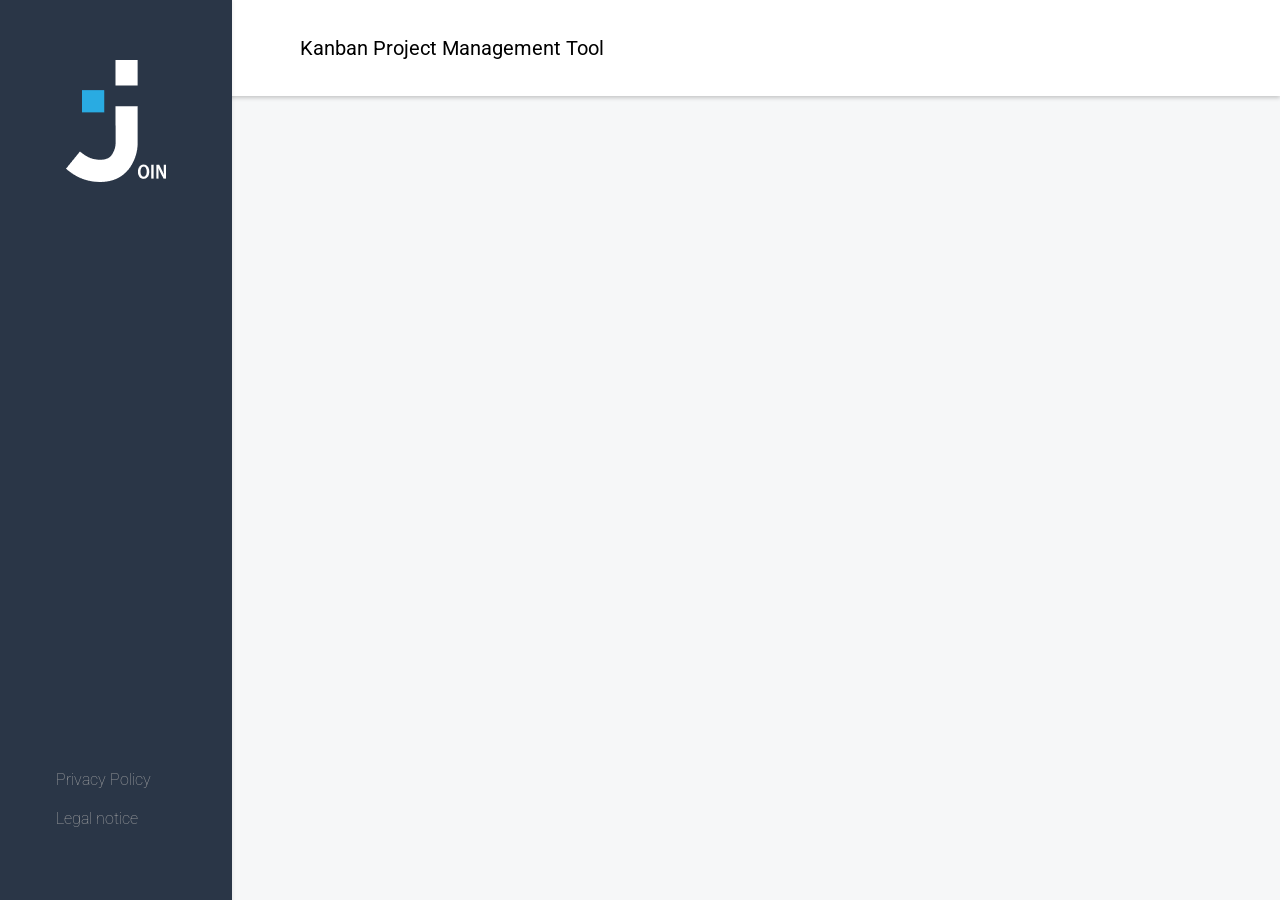
<file: sidebar-desktop.html>
<!DOCTYPE html>
<html lang="en">
<head>
    <meta charset="UTF-8">
    <meta name="viewport" content="width=device-width, initial-scale=1.0">
    <title>Join - Sidebar header</title>
    <link rel="stylesheet" href="./styles/sidebarHeader.css">
    <link rel="icon" type="image/x-icon" href="./img/logo_mobile.svg" />
    <!--Google Font Roboto-->
    <link rel="preconnect" href="https://fonts.googleapis.com">
    <link rel="preconnect" href="https://fonts.gstatic.com" crossorigin>
    <link href="https://fonts.googleapis.com/css2?family=PT+Sans:ital,wght@0,400;0,700;1,400;1,700&family=Roboto:ital,wght@0,100;0,300;0,400;0,500;0,700;0,900;1,100;1,300;1,400;1,500;1,700;1,900&family=Viga&display=swap" rel="stylesheet">
    <script src="./js/firebaseDatabaseFunctions.js"></script>
    <script src="./js/navigationAndHeader.js"></script>
    <script src="./js/firebaseUserRendering.js"></script>
</head>
<body>


<header class="desktop-header">
    <h1>Kanban Project Management Tool</h1>
    <div class="header-icons">
      <a class="header-help-icon" href="./help.html" aria-label="Help">
          <img src="./img/help.svg" alt="Help">
      </a>
      <button class="profile-icon openModalHeader">
          <div id="header-profile-icon" class="profile-name guest-font-size">G</div>
      </button>
  </div>
</header>

<dialog id="sub-menu-modal-desktop" class="sub-menu-bg">
    <div id="sub-menu" class="sub-menu sub-menu-open">
        <a href="./legalNotice.html">
            <div>Legal Notice</div>
        </a>
        <a href="./privacy.html">
            <div>Privacy Policy</div>
        </a>
        <a> 
            <div class="help-link" onclick="logOutUserAccount(); location.href='./login.html'">Log Out</div>
        </a>
    </div>
</dialog>

<aside class="sidebar desktop-sidebar">
  <div class="logo-sidebar">
      <a href="index.html"><img class="logo-join-white" src="img/contacts/logo_join_white.png" alt="logo"></a>
  </div>
  <nav class="menu-sidebar">
      <ul class="container-nav-links">
          <a href="summary.html" class="nav-links">
              <img class="nav-icons" src="img/contacts/summary_icon.svg" alt="icon summary">
              <li>Summary</li>
          </a>
          <a href="task.html" class="nav-links">
              <img class="nav-icons" src="img/contacts/addTask_icon.svg" alt="icon add task">
              <li>Add Task</li>
          </div>
          <a href="board.html" class="nav-links">
              <img class="nav-icons" src="img/contacts/board_icon.svg" alt="icon board">
              <li>Board</li>
          </a>
          <a href="contacts.html" class="nav-links">
              <img class="nav-icons" src="img/contacts/contacts_icon.svg" alt="contacts">
              <li>Contacts</li>
          </a>
      </ul>
  </nav>
  <nav>
      <ul>
          <div class="nav-links-footer">
              <li><a href="privacy.html">Privacy Policy</a></li>
              <li><a href="legalNotice.html">Legal notice</a></li>
          </div>
      </ul>
  </nav>
</aside>
</body>
</file>
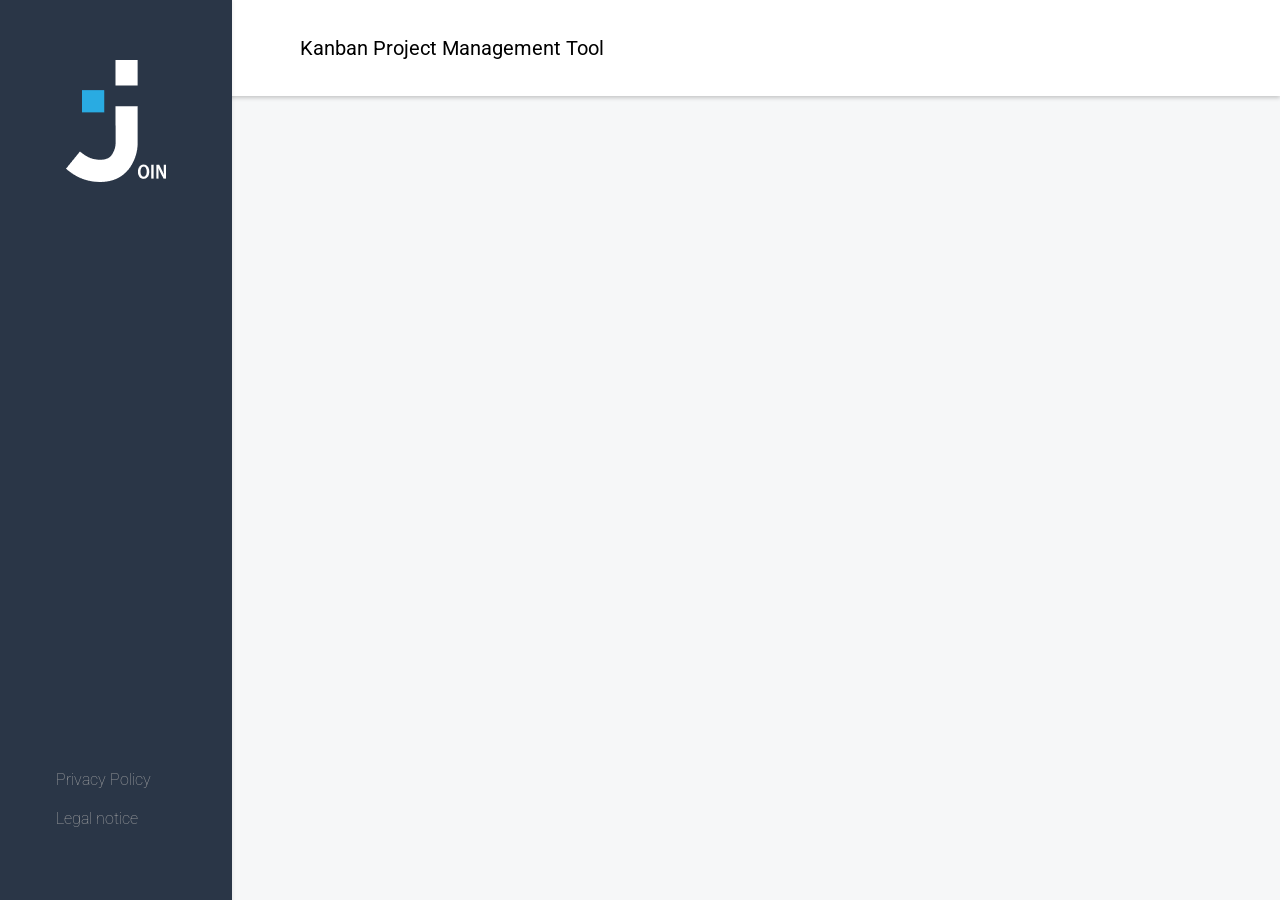
<file: sidebar-header.html>
<!DOCTYPE html>
<html lang="en">
<head>
    <meta charset="UTF-8">
    <meta name="viewport" content="width=device-width, initial-scale=1.0">
    <title>Join - Sidebar header</title>
    <link rel="stylesheet" href="./styles/sidebarHeader.css">
    <link rel="icon" type="image/x-icon" href="./img/logo_mobile.svg" />
    <!--Google Font Roboto-->
    <link rel="preconnect" href="https://fonts.googleapis.com">
    <link rel="preconnect" href="https://fonts.gstatic.com" crossorigin>
    <link href="https://fonts.googleapis.com/css2?family=PT+Sans:ital,wght@0,400;0,700;1,400;1,700&family=Roboto:ital,wght@0,100;0,300;0,400;0,500;0,700;0,900;1,100;1,300;1,400;1,500;1,700;1,900&family=Viga&display=swap" rel="stylesheet">
    <script src="./js/firebaseDatabaseFunctions.js"></script>
    <script src="./js/navigationAndHeader.js"></script>
    <script src="./js/firebaseUserRendering.js"></script>
</head>
<body>

    <!-- Header und Sidebar-->
    <header class="desktop-header">
        <h1>Kanban Project Management Tool</h1>
        <div class="header-icons">
          <a class="header-help-icon" href="./help.html" aria-label="Help">
              <img src="./img/help.svg" alt="Help">
          </a>
          <button class="profile-icon openModalHeader">
              <div id="header-profile-icon" class="profile-name guest-font-size">G</div>
          </button>
      </div>
    </header>

    <dialog id="sub-menu-modal-desktop" class="sub-menu-bg">
        <div id="sub-menu" class="sub-menu sub-menu-open">
            <a href="./legalNotice.html">
                <div>Legal Notice</div>
            </a>
            <a href="./privacy.html">
                <div>Privacy Policy</div>
            </a>
            <a> 
                <div class="help-link" onclick="logOutUserAccount(); location.href='./login.html'">Log Out</div>
            </a>
        </div>
    </dialog>
    
    <aside class="sidebar desktop-sidebar">
      <div class="logo-sidebar">
          <a href="index.html"><img class="logo-join-white" src="img/contacts/logo_join_white.png" alt="logo"></a>
      </div>
      <nav class="menu-sidebar">
          <ul class="container-nav-links">
              <a href="summary.html" class="nav-links">
                  <img class="nav-icons" src="img/contacts/summary_icon.svg" alt="icon summary">
                  <li>Summary</li>
              </a>
              <a href="task.html" class="nav-links">
                  <img class="nav-icons" src="img/contacts/addTask_icon.svg" alt="icon add task">
                  <li>Add Task</li>
              </div>
              <a href="board.html" class="nav-links">
                  <img class="nav-icons" src="img/contacts/board_icon.svg" alt="icon board">
                  <li>Board</li>
              </a>
              <a href="contacts.html" class="nav-links">
                  <img class="nav-icons" src="img/contacts/contacts_icon.svg" alt="contacts">
                  <li>Contacts</li>
              </a>
          </ul>
      </nav>
      <nav>
          <ul>
              <div class="nav-links-footer">
                  <li><a href="privacy.html">Privacy Policy</a></li>
                  <li><a href="legalNotice.html">Legal notice</a></li>
              </div>
          </ul>
      </nav>
    </aside>
    
        <!--Mobile Header-->
    <header class="mobile-header">
          <a href="index.html"><img class="logo-join-mobile" src="img/contacts/logo_blue_mobile.png" alt="logo"></a>
          <button class="profile-icon openModalHeader">
              <div id="header-profile-icon" class="profile-name guest-font-size">G</div>
          </button>
    </header>
    
    <dialog id="sub-menu-modal-mobile" class="sub-menu-bg">
          <div id="sub-menu" class="sub-menu sub-menu-open">
              <a class="help-link" href="./help.html">
                  <div>Help</div>
              </a>
              <a href="./legalNotice.html">
                  <div>Legal Notice</div>
              </a>
              <a href="./privacy.html">
                  <div>Privacy Policy</div>
              </a>
              <a href="./login.html"> 
                <div class="help-link" onclick="logOutUserAccount(); location.href='./login.html'">Log Out</div>
              </a>
          </div>
    </dialog>

    <!--Mobile Navbar-->
    <nav class="mobile-nav">
        <ul class="container-nav-links">
          <a href="summary.html">
            <div class="nav-links">
              <img class="iconsSVG" src="img/contacts/summary_icon.svg"></img>
              <li>Summary</li>
            </div>
          </a>
          <a href="task.html">
            <div class="nav-links">
              <img class="iconsSVG" src="img/contacts/addTask_icon.svg"></img>
              <li>Add Task</li>
            </div>
          </a>
          <a href="board.html">
            <div class="nav-links">
              <img class="iconsSVG" src="img/contacts/board_icon.svg"></img>
              <li>Board</li>
            </div>
          </a>
          <a href="contacts.html">
            <div class="nav-links">
              <img class="iconsSVG" src="img/contacts/contacts_icon.svg"></img>
              <li>Contacts</li>
            </div>
          </a>
        </ul>
      </nav>

    <!-- End of Header und Sidebar-->
    <script src="./js/sidebarHeader.js"></script>
</body>
</html>
</file>
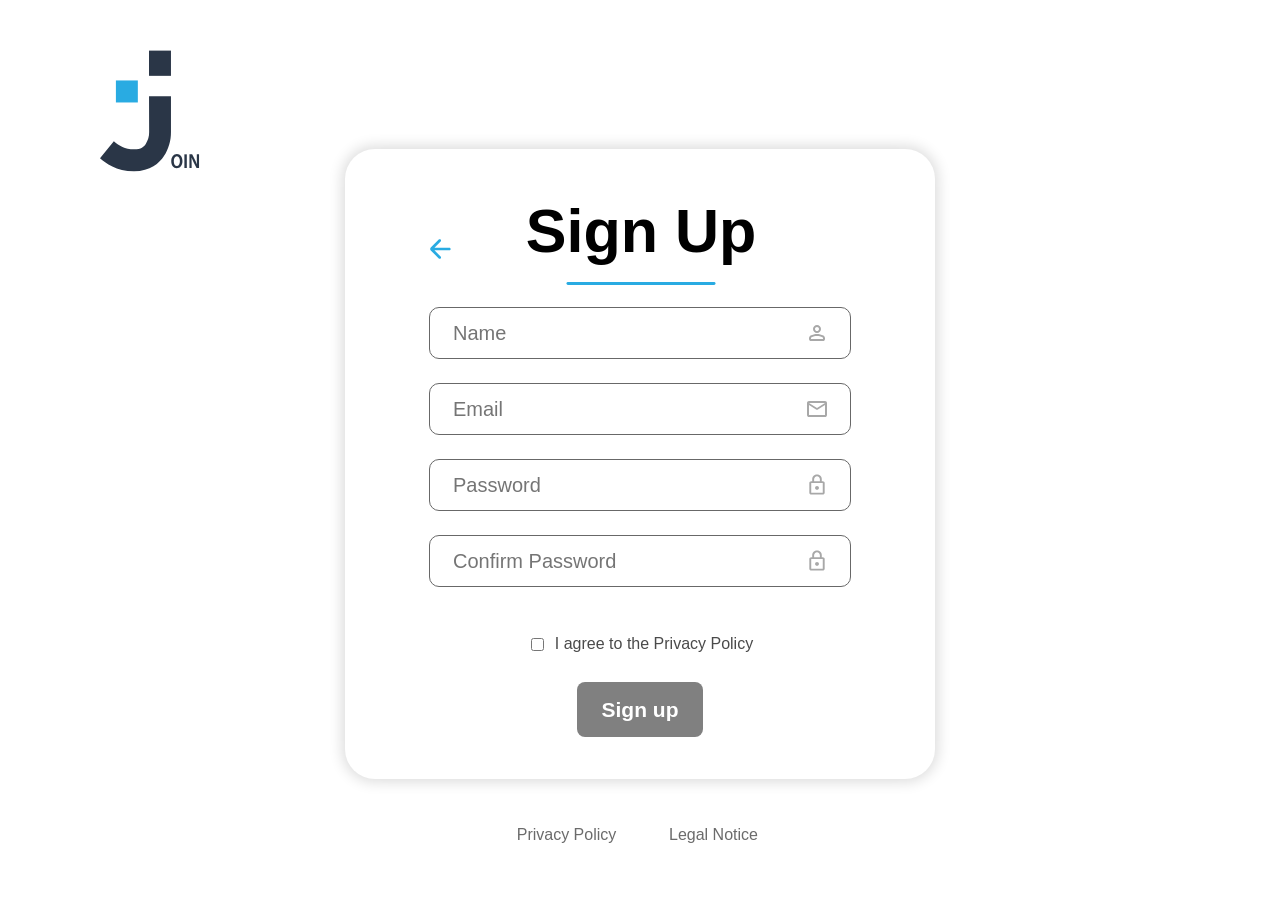
<file: signup.html>
<!DOCTYPE html>
<html lang="de">
<head>
    <meta charset="UTF-8">
    <meta name="viewport" content="width=device-width, initial-scale=1.0">
    <title>Join - Sign up</title>
    <link rel="icon" type="image/x-icon" href="./img/logo_mobile.svg" />
    <link rel="stylesheet" href="./styles/signup.css">
    <script src="./js/signup.js"></script>
</head>
<body>
    <header class="top__bar">
        <a href="login.html"><img id="site__logo" class="site__logo" src="./img/logo_desktop.svg" alt="Logo" /></a>
    </header>

    <div class="content__box">
        <div class="registration__box">
            <div class="title__box">
                <div class="back__button" onclick="history.back()">
                    <img src="./img/arrow-left-line.svg" alt="back"/>
                </div>
                <div class="signUpContainer">
                    <h1>Sign Up</h1>
                    <img class="divider__img" src="./img/seperator.svg" alt="separator" />
                </div>
            </div>
    
            <form id="register" class="registration__form" onsubmit="return handleSignUpSubmit(event)" novalidate>
                <div id="nameBox" class="input__box input__box--spaced margin-bottom24px" style="cursor: auto;">
                    <input id="fullName" oninput="filterNameInput(this)" onkeypress="return !/\d/.test(event.key)" onblur="this.value = this.value.trim(); markSignupFieldTouched('fullName'); checkName(); checkSignUpButton()" type="text" placeholder="Name" autocomplete="name" style="cursor: auto;"/>
                    <img class="input__icon" src="./img/person.svg" alt="person" />
                </div>
                <div id="requiredName" class="requiredMessage d-none">Bitte Vor- und Nachname eingeben</div>

                <div id="emailBox" class="input__box input__box--spaced margin-bottom24px" style="cursor: auto;">
                    <input id="userEmail" type="email" placeholder="Email" autocomplete="email" style="cursor: auto;" onblur="this.value = this.value.trim(); markSignupFieldTouched('userEmail'); checkEmail(); checkSignUpButton()" />
                    <img class="input__icon" src="./img/mail.svg" alt="mail" />
                </div>
                <div id="requiredEmail" class="requiredMessage d-none">Bitte gültige Email eingeben</div>

                <!-- Password -->
                <div id="passwordBox" class="input__box input__box--spaced margin-bottom24px" style="cursor: auto;">
                    <input style="cursor: auto;" id="userPassword" type="password" placeholder="Password" autocomplete="current-password" onblur="markSignupFieldTouched('userPassword'); checkPassword(); checkSignUpButton()">
                    <img id="password__toggle" class="password__icon cursor-pointer" src="./img/lock.svg" alt="lock" onclick="togglePasswordIcon('password__toggle','userPassword')" />
                </div>
                <div id="requiredPassword" class="requiredMessage d-none">Min. 6 characters</div>

                <!-- Confirm Password -->
                <div id="confirmPasswordBox" class="input__box  margin-bottom24px" style="cursor: auto;">
                    <input style="cursor: auto;" id="confirmPassword" type="password" placeholder="Confirm Password" autocomplete="off" onblur="markSignupFieldTouched('confirmPassword'); clearPasswordMismatchMessage(); checkSignUpButton()">
                    <img id="confirmPassword__toggle" class="password__icon cursor-pointer" src="./img/lock.svg" alt="lock" onclick="togglePasswordIcon('confirmPassword__toggle','confirmPassword')" />
                </div>
                <div id="requiredConfirmation" class="requiredMessage d-none">Passwords don't match</div>

                <!-- If passwords do not match, show message -->
                <div class="error__box">
                    <div class="error__message" id="passwordMismatchMessage"></div>
                </div>

                <div class="checkbox__wrapper">
                    <input type="checkbox" id="agreeCheckbox" onclick="toggleCheckbox('agreeCheckbox'); checkPrivacyPolicy(); checkSignUpButton()" data-checked="false" />
                    <div>
                        <div id="agreementText">
                            I agree to the
                            <a id="agreementLink" href="./privacy.html" class="privacy__link">&nbspPrivacy Policy</a>
                        </div>
                    </div>
                </div>

                <div class="button__box">
                    <button id="registerButton" type="submit" class="submit__button__disabled" disabled>Sign up</button>
                </div>
            </form>
        </div>
    </div>
    <div class="msg-signup" style="display:none;">
        <p id="signupMessage">Signup erfolgreich!</p>
      </div>

    <footer class="site__footer footer__links">
        <a href="./privacy.html">Privacy Policy</a>
        <a href="./legalNotice.html">Legal Notice</a>
    </footer>
    <script src="./js/templates.js"></script>
    <script src="./js/firebaseDatabaseFunctions.js"></script>
    <script src="./js/navigationAndHeader.js"></script>
    <script src="./js/firebaseUserRendering.js"></script>
</body>
</html>
</file>
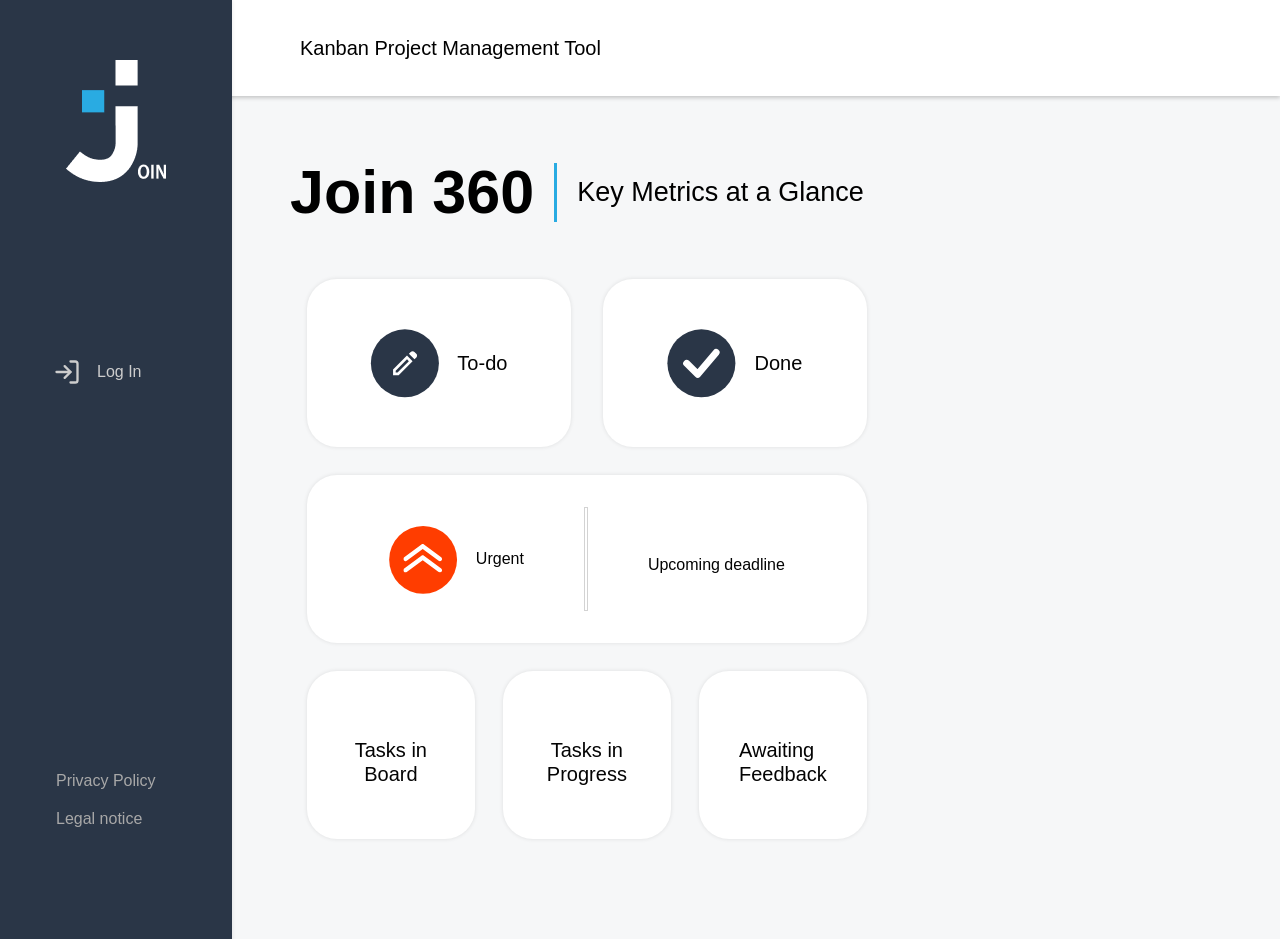
<file: summary.html>
<!DOCTYPE html>
<html lang="en">
<head>
    <meta charset="UTF-8">
    <meta name="viewport" content="width=device-width, initial-scale=1.0">
    <title>Join - Summary</title>
    <link rel="icon" type="image/x-icon" href="./img/logo_mobile.svg" />
    <link rel="stylesheet" href="./styles/summary.css">
    <link rel="stylesheet" href="./styles/sidebarHeader.css">
    <script src="./js/sidebarHeader.js"></script>
    <script src="./js/templates.js"></script>
    <script src="./js/firebaseDatabaseFunctions.js"></script>
    <script src="./js/navigationAndHeader.js"></script>
    <script src="./js/firebaseUserRendering.js"></script>
    <script src="./js/summary.js"></script>

</head>
<body class="body-fixed-chrome" onload="loadSummaryInfos(); loadAccountInitials(); hideNavIfNotLoggedIn()">
    <!-- Header und Sidebar-->
    <header class="desktop-header">
        <h1>Kanban Project Management Tool</h1>
        <div class="header-icons">
            <a class="header-help-icon" href="./help.html" aria-label="Help">
                <img src="./img/help.svg" alt="Help">
            </a>
            <button class="profile-icon openModalHeader">
                <div id="header-profile-icon" class="profile-name guest-font-size"></div>
            </button>
        </div>
    </header>

    <dialog id="sub-menu-modal-desktop" class="sub-menu-bg">
        <div id="sub-menu" class="sub-menu sub-menu-open">
            <a href="./legalNotice.html">
                <div>Legal Notice</div>
            </a>
            <a href="./privacy.html">
                <div>Privacy Policy</div>
            </a>
            <a> 
                <div class="help-link" onclick="logOutUserAccount(); location.href='./login.html'">Log Out</div>
            </a>
        </div>
    </dialog>

    <aside class="sidebar desktop-sidebar">
        <div class="logo-sidebar">
            <a href="index.html"><img class="logo-join-white" src="img/contacts/logo_join_white.png" alt="logo"></a>
        </div>
        <nav class="menu-sidebar">
            <ul class="container-nav-links">
                <a href="summary.html" class="nav-links">
                    <img class="nav-icons" src="img/contacts/summary_icon.svg" alt="icon summary">
                    <li>Summary</li>
                </a>
                <a href="task.html" class="nav-links">
                    <img class="nav-icons" src="img/contacts/addTask_icon.svg" alt="icon add task">
                    <li>Add Task</li>
                </div>
                <a href="board.html" class="nav-links">
                    <img class="nav-icons" src="img/contacts/board_icon.svg" alt="icon board">
                    <li>Board</li>
                </a>
                <a href="contacts.html" class="nav-links">
                    <img class="nav-icons" src="img/contacts/contacts_icon.svg" alt="contacts">
                    <li>Contacts</li>
                </a>
            </ul>
        </nav>
        <nav>
            <ul>
                <div class="nav-links-footer">
                    <li><a href="privacy.html">Privacy Policy</a></li>
                    <li><a href="legalNotice.html">Legal notice</a></li>
                </div>
            </ul>
        </nav>
    </aside>

    <!--Mobile Header-->
    <header class="mobile-header">
        <a href="index.html"><img class="logo-join-mobile" src="img/contacts/logo_blue_mobile.png" alt="logo"></a>
        <button class="profile-icon openModalHeader">
            <div id="header-profile-icon" class="profile-name guest-font-size">G</div>
        </button>
    </header>
    
    <dialog id="sub-menu-modal-mobile" class="sub-menu-bg">
        <div id="sub-menu" class="sub-menu sub-menu-open">
            <a class="help-link" href="./help.html">
                <div>Help</div>
            </a>
            <a href="./legalNotice.html">
                <div>Legal Notice</div>
            </a>
            <a href="./privacy.html">
                <div>Privacy Policy</div>
            </a>
            <a href="./login.html"> 
                <div class="help-link" onclick="logOutUserAccount(); location.href='./login.html'">Log Out</div>
            </a>
        </div>
    </dialog>

  <!--Mobile Navbar-->
  <nav class="mobile-nav">
    <ul class="container-nav-links">
      <a href="summary.html">
        <div class="nav-links">
          <img class="iconsSVG" src="img/contacts/summary_icon.svg"></img>
          <li>Summary</li>
        </div>
      </a>
      <a href="task.html">
        <div class="nav-links">
          <img class="iconsSVG" src="img/contacts/addTask_icon.svg"></img>
          <li>Add Task</li>
        </div>
      </a>
      <a href="board.html">
        <div class="nav-links">
          <img class="iconsSVG" src="img/contacts/board_icon.svg"></img>
          <li>Board</li>
        </div>
      </a>
      <a href="contacts.html">
        <div class="nav-links">
          <img class="iconsSVG" src="img/contacts/contacts_icon.svg"></img>
          <li>Contacts</li>
        </div>
      </a>
    </ul>
  </nav>

  <!-- End of Header und Sidebar-->
    <div class="main__container">
        <!-- GREETING Mobile Version -->
        <div id="overlay" class="summary__overlay__container d-none">
            <div class="summary__greeting__container-mobile">
                <div id="greeting__text-mobile" class="summary__greeting__formula-mobile"></div>
                <div id="user__name-mobile" class="summary__greeting__name-mobile"></div>
            </div>
        </div>

        <!--  SUMMARY Container -->
        <div class="summary__container">
            <div class="summary__header">
                <h2>Join 360</h2>
                <div class="seperator"></div>
                <div class="summary__header-text">Key Metrics at a Glance</div>
                <div class="seperator__horizental"></div>
            </div>

            <div class="summary__tiles__container">
                    <!-- two tiles  -->
                <div class="summary__first__section">
                    <a href="./board.html" class="firstSectionContainer">
                        <img class="summary__icons onloadImg" src="./img/editSummary.svg" alt="edit">
                        <img class="summary__icons hoverImg" src="./img/editSummaryHover.svg" alt="edit">
                        <div class="summary__tiles__text">
                             <div id="summary__todo" class="summary__tiles__number"></div>
                             <div class="summary__text__top-and-bottom">To-do</div>
                        </div>
                    </a>

                    <a href="./board.html" class="firstSectionContainer">
                        <img class="summary__icons onloadImg" src="./img/checkSummary.svg" alt="check">
                        <img class="summary__icons hoverImg" src="./img/checkSummaryHover.svg" alt="check">
                        <div class="summary__tiles__text">
                            <div id="summary__done" class="summary__tiles__number"></div>
                            <div class="summary__text__top-and-bottom">Done</div>
                        </div>                        
                    </a>
                </div>

                    <!-- one tile/s  -->
                <div class="summary__second__section">
                    <a href="./board.html" class="secondSectionContainer">
                        <div class="second__section__first__tile">
                            <img class="summary__icons" src="./img/urgentSummary.svg" alt="urgent">
                            <div class="summary__tiles__text">
                                <div id="summary__urgent" class="summary__tiles__number"></div>
                                <div class="summary__text__middle">Urgent</div>
                            </div>
                        </div>
                        <img class="summary__tiles__seperator">
                        <div>
                            <div id="summary__date" class="summary__deadline__date"></div>
                            <div class="summary__deadline__text">Upcoming deadline</div>
                        </div>
                    </a>
                </div>

                    <!-- 3 tiles  -->
                <div class="summary__third__section">
                        <a href="./board.html" class="thirdSectionContainer">
                             <div id="summary__tasks" class="summary__tiles__number"></div>
                             <div class="summary__text__top-and-bottom">Tasks in<br>Board</div>
                        </a>

                        <a href="./board.html" class="thirdSectionContainer">
                            <div id="summary__progress" class="summary__tiles__number"></div>
                            <div class="summary__text__top-and-bottom">Tasks in<br>Progress</div>
                        </a>

                        <a href="./board.html" class="thirdSectionContainer">
                            <div id="summary__feedback" class="summary__tiles__number"></div>
                            <div class="summary__text__top-and-bottom summary__text__top-and-bottom-text_align">Awaiting<br>Feedback</div>
                        </a>
                </div>
            </div>
        </div>

        <div id="summary__greeting__desktop" class="summary__greeting__container">
            <div id="greeting__text" class="summary__greeting__formula"></div>
            <div id="user__name" class="summary__greeting__name">Guest</div>
        </div>
    </div>
</body>
</html>
</file>
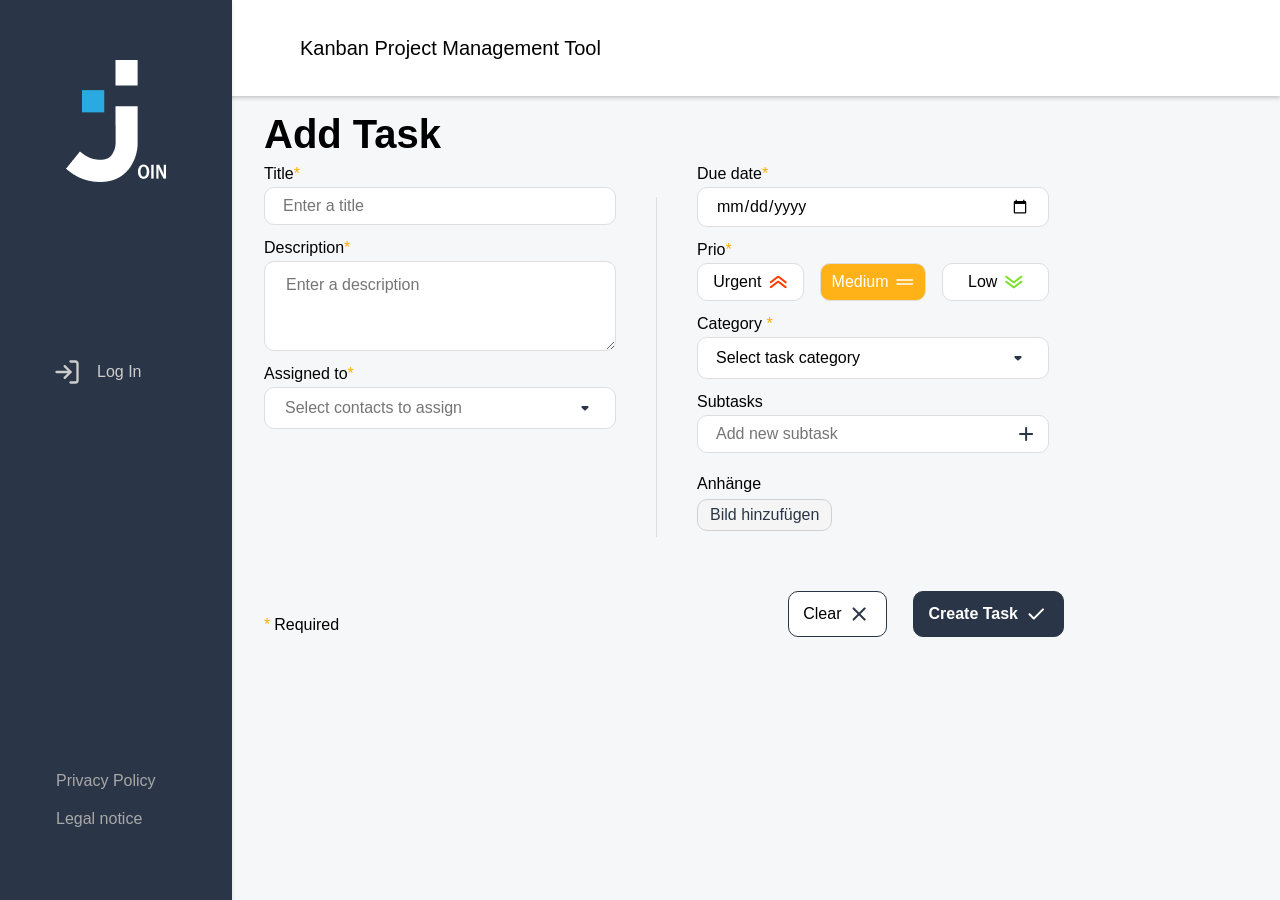
<file: task.html>
<!DOCTYPE html>
<html lang="en">
  <head>
    <meta charset="UTF-8" />
    <meta name="viewport" content="width=device-width, initial-scale=1.0" />
    <title>Join - Add Task</title>
    <link rel="icon" type="image/x-icon" href="./img/logo_mobile.svg" />
    <link rel="stylesheet" href="./styles/addTask.css" />
    <link rel="stylesheet" href="./styles/addTaskInput.css" />
    <link rel="stylesheet" href="./styles/addTaskResponsive.css" />
    <link rel="stylesheet" href="./styles/sidebarHeader.css" />
    <link rel="stylesheet" href="./styles/contacts.css" />
    <link rel="stylesheet" href="./styles/contactsResponsive.css" />
    <link rel="stylesheet" href="./styles/board.css" />
    <link rel="stylesheet" href="./styles/boardPopup.css" />
    <link rel="stylesheet" href="./styles/boardInput.css" />
    <link rel="stylesheet" href="./styles/boardResponsive.css" />
    <script src="./js/templates.js"></script>
    <script src="./js/taskAttachments.js"></script>
    <script src="./js/firebaseDatabaseFunctions.js"></script>
    <script src="./js/navigationAndHeader.js"></script>
    <script src="./js/firebaseUserRendering.js"></script>
    <script src="./js/taskBackendRest.js"></script>
    <script src="./js/taskUIandBackend.js"></script>
    <script src="./js/sidebarHeader.js"></script>
  </head>

  <body class="task-page" onload="applyTaskLevelFromUrl(); renderAssignedTo(); clickOnMedium(); loadAccountInitials(); hideNavIfNotLoggedIn()">
    <!-- Header und Sidebar-->
    <header class="desktop-header">
      <h1>Kanban Project Management Tool</h1>
      <div class="header-icons">
        <a class="header-help-icon" href="./help.html" aria-label="Help">
          <img src="./img/help.svg" alt="Help">
        </a>
        <button class="profile-icon openModalHeader">
            <div id="header-profile-icon" class="profile-name guest-font-size"></div>
        </button>
      </div>
    </header>
    <dialog id="sub-menu-modal-desktop" class="sub-menu-bg">
      <div id="sub-menu" class="sub-menu sub-menu-open">
        <a href="./legalNotice.html">
          <div>Legal Notice</div>
        </a>
        <a href="./privacy.html">
          <div>Privacy Policy</div>
        </a>
        <a> 
          <div class="help-link" onclick="logOutUserAccount(); location.href='./login.html'">Log Out</div>
      </a>
      </div>
    </dialog>

    <aside class="sidebar desktop-sidebar">
      <div class="logo-sidebar">
          <a href="index.html"><img class="logo-join-white" src="img/contacts/logo_join_white.png" alt="logo"></a>
      </div>
      <nav class="menu-sidebar">
          <ul class="container-nav-links">
              <a href="summary.html" class="nav-links">
                  <img class="nav-icons" src="img/contacts/summary_icon.svg" alt="icon summary">
                  <li>Summary</li>
              </a>
              <a href="task.html" class="nav-links">
                  <img class="nav-icons" src="img/contacts/addTask_icon.svg" alt="icon add task">
                  <li>Add Task</li>
              </div>
              <a href="board.html" class="nav-links">
                  <img class="nav-icons" src="img/contacts/board_icon.svg" alt="icon board">
                  <li>Board</li>
              </a>
              <a href="contacts.html" class="nav-links">
                  <img class="nav-icons" src="img/contacts/contacts_icon.svg" alt="contacts">
                  <li>Contacts</li>
              </a>
          </ul>
      </nav>
      <nav>
          <ul>
              <div class="nav-links-footer">
                  <li><a href="privacy.html">Privacy Policy</a></li>
                  <li><a href="legalNotice.html">Legal notice</a></li>
              </div>
          </ul>
      </nav>
    </aside>

        <!--Mobile Header-->
    <header class="mobile-header">
          <a href="index.html"><img class="logo-join-mobile" src="img/contacts/logo_blue_mobile.png" alt="logo"></a>
          <button class="profile-icon openModalHeader">
              <div id="header-profile-icon" class="profile-name guest-font-size">G</div>
          </button>
    </header>
    
    <dialog id="sub-menu-modal-mobile" class="sub-menu-bg">
          <div id="sub-menu" class="sub-menu sub-menu-open">
              <a class="help-link" href="./help.html">
                  <div>Help</div>
              </a>
              <a href="./legalNotice.html">
                  <div>Legal Notice</div>
              </a>
              <a href="./privacy.html">
                  <div>Privacy Policy</div>
              </a>
              <a href="./login.html"> 
                <div class="help-link" onclick="logOutUserAccount(); location.href='./login.html'">Log Out</div>
              </a>
          </div>
    </dialog>

    <!--Mobile Navbar-->
    <nav class="mobile-nav">
      <ul class="container-nav-links">
        <a href="summary.html">
          <div class="nav-links">
            <img class="iconsSVG" src="img/contacts/summary_icon.svg"></img>
            <li>Summary</li>
          </div>
        </a>
        <a href="task.html">
          <div class="nav-links">
            <img class="iconsSVG" src="img/contacts/addTask_icon.svg"></img>
            <li>Add Task</li>
          </div>
        </a>
        <a href="board.html">
          <div class="nav-links">
            <img class="iconsSVG" src="img/contacts/board_icon.svg"></img>
            <li>Board</li>
          </div>
        </a>
        <a href="contacts.html">
          <div class="nav-links">
            <img class="iconsSVG" src="img/contacts/contacts_icon.svg"></img>
            <li>Contacts</li>
          </div>
        </a>
      </ul>
    </nav>

    <!-- End of Header und Sidebar-->

    <!-- Start Task Container -->
    <div class="taskContainer" onclick="closeAssignedto(), closeCategory()">
      <div class="header">
        <h1>Add Task</h1>
      </div>

      <form id="addTaskForm" novalidate onsubmit="validateAndCreateTask(event); return false;">
          <div class="addTaskLeft">
            <div class="inputGroup">
              <label for="title">Title<span class="starFromRequired">*</span></label>
              <input class="input" type="text" id="title" placeholder="Enter a title" onblur="this.value = this.value.trim()"/>
              <div id="title-required" class="requiredMessage">
                This field is required
              </div>
            </div>
            <div class="inputGroup">
              <label for="description">Description<span class="starFromRequired">*</span></label>
              <textarea id="description" class="inputDescription" placeholder="Enter a description" onblur="this.value = this.value.trim()"></textarea>
              <div id="description-required" class="requiredMessage">
                This field is required
              </div>
            </div>
            <div class="inputGroup">
              <label class="margin" for="dropdown-container"
                >Assigned to<span class="starFromRequired">*</span></label
              >
              <div class="dropdown">
                <div id="contacts-list" class="select assigned-to" onclick="toggleDropdown()">
                  <input class="select-input placeholder" type="text" placeholder="Select contacts to assign" readonly/>
                  <span class="down-arrow">
                    <img src="img/arrow_drop_downaa.svg" alt="" />
                  </span>
                </div>
                

                <!-- Begin Contacts Assigned to-->
                <ul id="myDropdown" class="dropdown-content"></ul>
                <!-- End Contacts Assigned to-->
                <div id="selected-contacts-container" class="selected-contacts"></div>
              </div>
            </div>
            <div id="assigned-to-required" class="requiredMessage">
              This field is required
            </div>
          </div>
          <div class="col-middle"></div>
          <div class="col-right">
            <div class="inputGroup">
              <label class="due-date" for="due-date-input"
                >Due date<span class="starFromRequired">*</span></label
              >
              <input class="input" type="date" id="due-date-input" />
              <div id="date-required" class="requiredMessage">
                This field is required
              </div>
            </div>
            <div class="inputGroup">
              <label>Prio<span class="starFromRequired">*</span></label>
              <div class="buttons-prio">
                <button onclick="clickOnUrgent()" type="button" id="urgent" class="btn-prio">
                  Urgent
                  <img id="urgentID" src="./img/urgent.svg"/>
                  <img id="urgent-whiteID" class="d-none" src="./img/urgent-white.svg"/>
                </button>
                
                  <button onclick="clickOnMedium()" type="button" id="medium" class="btn-prio">
                    Medium
                    <img id="mediumID" src="./img/medium.svg"/>
                    <img id="medium-whiteID" class="d-none" src="./img/medium-white.svg"/>
                  </button>
                
                <button onclick="clickOnLow()" type="button" id="low" class="btn-prio">
                  Low
                  <img id="lowID" src="./img/low.svg"/>
                  <img id="low-whiteID" class="d-none" src="./img/low-white.svg"/>
                </button>
              </div>
              <div id="prio-required" class="requiredMessage">
                This field is required
              </div>
            </div>
            <div class="inputGroup">
              <label for="category-selected">
                Category
                <span class="starFromRequired">*</span></label>
              <div class="dropdown">
                <div id="category-container" class="select category" onclick="toggleDropdownCategory()">
                  <span id="category-displayed" class="btn-text">Select task category</span>
                  <span class="down-arrow">
                    <img src="img/arrow_drop_downaa.svg" alt="" />
                  </span>
                </div>
                <div id="category-required" class="requiredMessage">
                  This field is required
                </div>
                <ul class="category scroll-disabled dropdown-content" id="myDropdownCategory">
                  <li onclick="selectTechnicalStack()" id="categoryTechnicalStack" data-value="Technical stack" class="item category">
                    <span>Technical stack</span>
                  </li>
                  <li onclick="selectUserStory()" id="categoryUserStory" data-value="User-story" class="item category">
                    <span>User Story</span>
                  </li>
                </ul>
              </div>
            </div>
            <!--Begin subtask-->
            <div class="inputGroup">
              <label for="subtasks"
                >Subtasks</label>
              <div class="input-container-subtask">
                <input id="addNewSubtaskInput" class="input subtask" type="text" placeholder="Add new subtask" onblur="this.value = this.value.trim()"/>
                <div class="btn-subtask add">
                  <img src="./img/add.png" alt="Add" />
                </div>
                <div class="btn-subtask check-cancel">
                  <div class="cancel-subtask">
                    <img src="./img/close.png" alt="Cancel" />
                  </div>
                  <div class="divider-subtask"></div>
                  <div class="check-subtask">
                    <img src="./img/check.png" alt="Check" />
                  </div>
                </div>
              </div>
              <div class="container-subtasks-display">
                <ul id="subtaskList" class="list-subtasks"></ul>
              </div>
              <div id="subtasks-required" class="requiredMessage">
                This field is required
              </div>
            </div>
            <!--End subtask-->
            <!-- Begin Anhänge Upload -->
            <div class="inputGroup">
              <label>Anhänge</label>
              <div class="attachment-upload-container">
                <input type="file" id="imageUpload" accept="image/*" multiple class="attachment-input" onchange="handleImageUpload('imageUpload', '')"/>
                <label for="imageUpload" class="attachment-upload-label">Bild hinzufügen</label>
              </div>
              <div id="attachmentPreview" class="attachment-preview"></div>
              <div id="attachmentError" class="attachment-error" style="display:none;"></div>
            </div>
            <!-- End Anhänge Upload -->
            <p class="required-note required-note-inline">
              <span class="starFromRequired">*</span>
              <span class="required">Required</span>
            </p>
          </div>

          <div class="bottom-form">
            <p class="required-note">
              <span class="starFromRequired">*</span>
              <span class="required">Required</span>
            </p>
            <div class="actions-form">
              <button onclick="renderAssignedTo(); clearForm()" type="button" class="btn-clear" id="clear-btn">
                Clear
                <img id="cancel-icon" src="./img/close.png" alt=""/>
              </button>
              <button type="submit" class="btn-create">
                Create Task
                <img src="./img/check_white.svg" alt=""/>
              </button>
            </div>
          </div>
      </form>
    </div>
    <div class="msg-task-added">Task added to board</div>
    <!-- End Task Container -->
  </body>
</html>
</file>
<file: styles/addContacts.css>
* {
  box-sizing: border-box;
  margin: 0;
  padding: 0;
}

html {
  scroll-behavior: smooth;
  color-scheme: light;
  font-size: 100%;
  overflow-x: hidden;
}

body {
  min-height: 100dvh;
  width: 100%;
  font-family: "inter", sans-serif;
  background-color: #f6f7f8;
  font-weight: bold;
  overflow: visible;
}

.popUpBannerContent h1 {
  font-size: 32px;
  white-space: nowrap;
}

.popUpBannerContent p {
  font-size: 15px;
  font-weight: 100;
}

@keyframes slideIn {
  0% {
    transform: translateX(100%);
  }
  100% {
    transform: translateX(0);
  }
}

.animation {
  animation: slideIn 1s forwards;
}

.addContactContainer {
  position: fixed;
  z-index: 3;
  width: 100%;
  height: 100%;
  left: 0;
  top: 0;
  background-color: rgba(0, 0, 0, 0.3);
  animation: slideIn 1s forwards;
}

/* Center the popup in the area right of the fixed sidebar (232px wide, visible >800px)
   so it never slides behind the sidebar on medium desktop viewports. */
@media (min-width: 801px) and (not ((orientation: portrait) and (pointer: coarse) and (max-width: 1280px))) {
  .addContactContainer {
    padding-left: 232px;
    box-sizing: border-box;
  }
}

/* On narrow notebooks (≤1024px) center the popup on the whole screen — the overlay
   already sits above the sidebar (z-index 3 > 2), so it visually reads better. */
@media (min-width: 801px) and (max-width: 1024px) {
  .addContactContainer {
    padding-left: 0;
  }
}

.popUpContainer {
  position: relative;
  top: 0px;
  left: 0px;
  transition: transform 125ms ease-in-out;
  display: flex;
  border-radius: 30px;
}

.popUpOpen {
  transform: translateX(0);
}

.popUpBanner {
  display: flex;
  align-items: flex-end;
  justify-content: center;
  padding: 40px;
  border-radius: 30px 0px 0px 30px;
  background-color: #2a3647;
}

.popUpBannerContent {
  display: flex;
  flex-direction: column;
  color: white;
  gap: 16px;
}

.joinLogo {
    height: 48px;
    width: 48px;
}

.popUpBannerContent span {
  width: 70px;
  height: 3px;
  background-color: rgba(41, 171, 226, 1);
  border-radius: 10px;
  margin-top: 8px;
}

.popUpContent {
  position: relative;
  width: 440px;
  min-height: 340px;
  background-color: white;
  border-radius: 0px 30px 30px 0px;
  padding: 28px 28px 22px 84px;
  box-sizing: border-box;
  display: flex;
  flex-direction: column;
  justify-content: center;
}

.closePopUp {
  position: absolute;
  top: 22px;
  height: 24px;
  width: 24px;
  right: 22px;
  border-radius: 30px;
  cursor: pointer;
  z-index: 2;
}

.popUpButton {
  display: flex;
  gap: 12px;
  margin-top: 20px;
  justify-content: flex-end;
  flex-wrap: nowrap;
}

.popUpButton p {
  white-space: nowrap;
}

/* editContacts.css sets position:absolute + margin-top:70%, and addContactsResponsive.css
   sets top:400px (designed for absolute positioning). Together they create a huge gap.
   Higher specificity resets everything so the button flows naturally in the flex column. */
.add-contact-dialog .popUpButton {
  position: relative;
  top: auto;
  right: auto;
  margin-top: 0;
  margin-left: 0;
}

.banner-title-row {
  display: contents;
}

.banner-close-btn {
  display: none;
}

.addContactContainerCenter {
  display: flex;
  align-items: center;
  justify-content: center;
}

.popUpImg {
  position: absolute;
  top: 50%;
  left: 0;
  transform: translate(-50%, -50%);
  z-index: 1;
}

.iconContainer {
  display: flex;
  justify-content: center;
  align-items: center;
  width: 22px;
  height: 22px;
}

.contactImg {
  font-size: 37px;
  font-weight: 500;
  height: 94px;
  width: 94px;
  border-radius: 60px;
  color: white;
  background-color: rgba(209, 209, 209, 1);
  border: 2px solid white;
  box-shadow: 0 0 4px rgba(0, 0, 0, 0.1);
}

.form {
  position: relative;
  width: 100%;
  ::placeholder {
    color: #D1D1D1;
  }
}

.form form {
  display: flex;
  flex-direction: column;
  gap: 4px;
  width: 100%;
}

.pop-up-close {
  transform: translateX(1000%);
}

.d-none {
  display: none !important;
}

.input {
  position: relative;
  padding: 10px 16px;
  border-radius: 10px;
  border: 1px solid rgba(209, 209, 209, 1);
  z-index: 2;
}

input {
  border: none;
}

.input div {
  position: absolute;
  top: 50%;
  transform: translateY(-50%);
  right: 12px;
}

.inputInput {
  font-size: 15px;
  border: 0px;
  width: 100%;
  padding: 0 28px 0 0;
  box-sizing: border-box;
  background: transparent;
  outline: none;
}

.input-error {
  color: #E60026;
  font-size: 14px;
  line-height: 1;
  min-height: 12px;
  margin: 0;
  padding-left: 4px;
  font-weight: 400;
  visibility: hidden;
}

.landscape-warning {
  display: none;
  text-align: center;
  justify-content: center;
  align-items: center;
  z-index: 999;
  position: fixed;
  top: 0;
  left: 0;
  width: 100%;
  height: 100%;
  background-color: rgba(0, 0, 0, 0.8);
  color: white;
  font-size: 2em;
  padding: 20px;
}

button {
  all: unset;
  cursor: pointer;
}

.cancelButton {
  transition: 75ms;
  display: flex;
  align-items: center;
  border-radius: 10px;
  padding: 10px 14px;
  gap: 4px;
  border: 1px solid #2a3647;
  color: #2a3647;
  font-size: 16px;
  font-weight: 100;
  white-space: nowrap;
}

.cancelButton:hover {
  cursor: pointer;
  padding: 9px 13px;
  color: rgba(43, 169, 227, 1);
  border: 2px solid rgba(43, 169, 227, 1);
  box-shadow: 0 4px 4px rgba(0, 0, 0, 0.3);
}

.createContactButton {
  transition: 75ms;
  display: flex;
  align-items: center;
  gap: 4px;
  border-radius: 10px;
  padding: 10px 14px;
  color: white;
  background-color: #2a3647;
  font-size: 16px;
  white-space: nowrap;
}

.createContactButton:hover {
  background-color: rgba(43, 169, 227, 1);
  box-shadow: 0 4px 4px rgba(0, 0, 0, 0.3);
}

/* styles/contacts.css */

/* Pop-up-Styles */
.popup {
  display: none;
  position: fixed;
  z-index: 1000;
  left: 0;
  top: 0;
  width: 100%;
  height: 100%;
  overflow: hidden;
  background-color: rgba(0, 0, 0, 0.4);
}

.popup-content {
  background-color: #ffffff;
  margin: 15% auto;
  padding: 20px;
  border: 1px solid #969494;
  width: 80%;
  max-width: 600px;
  border-radius: 10px;
  box-shadow: 0 5px 15px rgba(0, 0, 0, 0.3);
}

.close {
  color: #aaa;
  float: right;
  font-size: 28px;
  font-weight: bold;
}

.close:hover,
.close:focus {
  color: black;
  text-decoration: none;
  cursor: pointer;
}
</file>
<file: styles/addContactsResponsive.css>
/* Popup shrinks step-wise so it stays inside (viewport - 232 sidebar - margin).
   Every step targets: banner + content <= available_width - ~40 buffer. */

@media (max-width: 1180px) {
  .popUpBanner {
    padding: 32px;
  }
  .popUpBannerContent h1 {
    font-size: 28px;
  }
  .popUpBannerContent p {
    font-size: 14px;
  }
  .popUpBannerContent span {
    width: 60px;
  }
  .joinLogo {
    height: 44px;
    width: 44px;
  }
  .popUpContent {
    width: 400px;
    min-height: 320px;
    padding: 24px 24px 20px 76px;
  }
  .closePopUp {
    top: 10px;
    right: 18px;
  }
  .contactImg {
    height: 72px;
    width: 72px;
    font-size: 28px;
    border-radius: 50px;
  }
  .form form {
    gap: 4px;
  }
}

@media (max-width: 980px) {
  .popUpBanner {
    padding: 24px;
  }
  .popUpBannerContent h1 {
    font-size: 26px;
  }
  .popUpBannerContent p {
    font-size: 14px;
  }
  .popUpBannerContent span {
    width: 52px;
  }
  .joinLogo {
    height: 38px;
    width: 38px;
  }
  .popUpContent {
    width: 360px;
    min-height: 300px;
    padding: 20px 20px 18px 68px;
  }
  /* .add-contact-dialog-Präfix: editContactsResponsive.css lädt später und
     überschreibt sonst das generische .closePopUp (top: 14px) auch im Add-Popup */
  .add-contact-dialog .closePopUp {
    top: 8px;
    right: 14px;
  }
  .contactImg {
    height: 62px;
    width: 62px;
    font-size: 24px;
    border-radius: 40px;
  }
  .contactSVG,
  .personImgOnPopUp {
    width: 48px;
    height: 48px;
  }
  .form form {
    gap: 4px;
  }
  .input {
    padding: 8px 14px;
  }
  .input div {
    right: 10px;
  }
  .inputInput {
    font-size: 14px;
  }
  .cancelButton,
  .createContactButton {
    font-size: 16px;
    padding: 9px 12px;
  }
  .cancelButton:hover {
    padding: 8px 11px;
  }
}

@media (max-width: 850px) {
  .popUpBanner {
    padding: 20px;
  }
  .popUpBannerContent h1 {
    font-size: 22px;
  }
  .popUpBannerContent p {
    font-size: 14px;
  }
  .popUpBannerContent span {
    width: 44px;
    height: 2px;
  }
  .joinLogo {
    height: 32px;
    width: 32px;
  }
  .popUpContent {
    width: 320px;
    min-height: 280px;
    padding: 18px 18px 16px 60px;
  }
  .add-contact-dialog .closePopUp {
    top: 4px;
    right: 12px;
    height: 22px;
    width: 22px;
  }
  .contactImg {
    height: 54px;
    width: 54px;
    font-size: 20px;
    border-radius: 40px;
    border-width: 2px;
  }
  .contactSVG,
  .personImgOnPopUp {
    width: 48px;
    height: 48px;
  }
  .form form {
    gap: 4px;
  }
  .popUpButton {
    gap: 8px;
    margin-top: 12px;
  }
  .cancelButton,
  .createContactButton {
    font-size: 16px;
    padding: 7px 10px;
  }
  .cancelButton:hover {
    padding: 6px 9px;
  }
}

@media (max-width: 760px), ((orientation: portrait) and (pointer: coarse) and (max-width: 1280px)) {
  .addContactContainerCenter {
    align-items: flex-start;
    overflow-y: auto;
    padding: 72px 16px 100px;
    box-sizing: border-box;
  }

  .popUpContainer {
    display: flex;
    flex-direction: column;
    width: 100%;
    max-width: 480px;
    border-radius: 30px;
    align-self: flex-start;
    height: min(440px, calc(100dvh - 172px));
    overflow: hidden;
  }

  .popUpBanner {
    position: relative;
    width: 100%;
    height: auto;
    padding: 10px 16px;
    border-radius: 30px 30px 0 0;
    margin: 0;
    overflow: visible;
    box-sizing: border-box;
    align-items: center;
  }

  .popUpBannerContent h1 {
    font-size: 28px;
  }

  .popUpBannerContent p {
    font-size: 14px;
    font-weight: 300;
  }

  .joinLogo {
    display: none;
  }

  .addContactJoinLogo {
    display: none;
  }

  .contactImg {
    display: flex !important;
    position: absolute;
    left: 50%;
    top: 0;
    right: auto;
    bottom: auto;
    transform: translate(-50%, -50%);
    margin: 0;
    width: 72px;
    height: 72px;
    min-width: 72px;
    aspect-ratio: 1 / 1;
    flex-shrink: 0;
    font-size: 26px;
    border-radius: 50%;
    z-index: 2;
    box-sizing: border-box;
    overflow: hidden;
  }

  .contactSVG,
  .personImgOnPopUp {
    width: 48px;
    height: 48px;
  }

  .closePopUp {
    display: none !important;
  }

  .popUpContent {
    position: relative;
    width: 100%;
    height: auto !important;
    border-radius: 0 0 30px 30px;
    padding: 10px 16px;
    box-sizing: border-box;
    overflow-y: auto;
    -webkit-overflow-scrolling: touch;
  }

  .closePopUp {
    position: absolute;
    top: 16px;
    right: 16px;
    margin: 0;
    background-color: white;
  }

  .form {
    position: relative;
    top: auto;
    right: auto;
    width: 100%;
    height: auto;
    margin: 0;
  }

  .form form {
    width: 100%;
    margin: 0;
    gap: 4px;
  }

  .input {
    width: 100%;
    box-sizing: border-box;
  }

  .inputInput {
    width: calc(100% - 44px);
    font-size: 14px;
  }

  .popUpButton {
    position: relative;
    top: auto;
    right: auto;
    width: 100%;
    display: flex;
    flex-direction: row;
    gap: 12px;
    justify-content: center;
    margin: 16px 0 8px 0;
  }

  .cancelButton {
    display: flex !important;
    font-size: 16px;
    padding: 8px 14px;
  }

  .cancelButton:hover {
    padding: 8px 14px;
    border: 1px solid rgba(43, 169, 227, 1);
  }

  .createContactButton {
    margin: 0;
    width: auto;
    font-size: 16px;
    padding: 8px 14px;
  }
}

/* High-specificity overrides — win over editContactsResponsive.css which loads after us */
@media (max-width: 760px), ((orientation: portrait) and (pointer: coarse) and (max-width: 1280px)) {
  .add-contact-dialog.addContactContainerCenter {
    padding: 72px 16px 100px !important;
  }

  .add-contact-dialog .popUpContainer {
    align-self: flex-start !important;
    height: auto !important;
    max-height: none !important;
    overflow: visible !important;
  }

  .add-contact-dialog .popUpBanner {
    padding: 16px 16px 44px !important;
    min-height: unset !important;
    overflow: visible !important;
  }

  .add-contact-dialog .popUpBannerContent h1 {
    font-size: 28px !important;
  }

  .add-contact-dialog .popUpBannerContent p {
    font-size: 14px !important;
  }

  .add-contact-dialog .popUpContent {
    height: auto !important;
    min-height: 0 !important;
    overflow: visible !important;
    padding: 48px 16px 16px !important;
  }

  /* editContactsResponsive.css (loads after) sets gap:16px and margin:16px on these —
     keep tighter spacing for the add contact dialog on mobile */
  .add-contact-dialog .form form {
    gap: 4px !important;
  }

  .add-contact-dialog .popUpButton {
    justify-content: center !important;
    margin: 16px 0 8px 0 !important;
  }

  .banner-title-row {
    display: flex;
    align-items: center;
    justify-content: space-between;
    gap: 16px;
    width: 100%;
  }

  .banner-close-btn {
    display: flex;
    align-items: center;
    justify-content: center;
    background: rgba(255, 255, 255, 0.15);
    border: none;
    border-radius: 50%;
    width: 32px;
    height: 32px;
    cursor: pointer;
    flex-shrink: 0;
    transition: background 0.2s;
  }

  .banner-close-btn:hover {
    background: rgba(255, 255, 255, 0.3);
  }

  .banner-close-btn img {
    width: 16px;
    height: 16px;
    filter: invert(1);
  }
}

@media (max-width: 420px) {
  .add-contact-dialog.addContactContainerCenter {
    padding: 72px 10px 100px !important;
  }

  .addContactContainerCenter {
    padding: 72px 10px 100px;
  }

  .closePopUp {
    position: fixed;
    top: 16px;
    right: 16px;
    z-index: 10;
  }

  .popUpContainer {
    max-width: 100%;
  }

  .popUpBanner {
    padding: 10px 16px;
    min-height: 80px;
  }

  .popUpBannerContent h1 {
    font-size: 32px !important;
  }

  .popUpBannerContent p {
    font-size: 16px !important;
  }

  .popUpContent {
    padding: 10px 16px;
  }

  .inputInput {
    font-size: 14px;
    width: calc(100% - 44px);
  }

  .popUpButton {
    gap: 8px;
  }

  .createContactButton,
  .cancelButton {
    font-size: 16px;
    padding: 6px 12px;
  }

  .cancelButton:hover {
    padding: 6px 12px;
    border: 1px solid rgba(43, 169, 227, 1);
  }
}
</file>
<file: styles/board.css>
body {
  background-color: #f6f7f8;
  margin: 0;
  box-sizing: border-box;
  overflow-x: hidden;
  font-family: "Roboto", sans-serif;
}

button {
  cursor: pointer;
  border: 0;
  background-color: #f6f7f8;
}

.subtasksP {
  margin-top: 8px;
}

.d-none {
  display: none;
}

.overflowHidden {
  overflow: hidden !important;
}

.imgDelete {
  cursor: pointer;
}

.imgEdit {
  cursor: pointer;
}

.boardSection {
  display: flex;
  flex-direction: column;
  margin-left: 300px;
  margin-right: 100px;
  max-width: 1440px;
}

.boardHeader {
  display: flex;
  justify-content: space-between;
  align-items: center;
  height: 180px;
}

.headerContent h1 {
  font-weight: 700;
  font-size: 61px;
  line-height: 73.2px;
}

.addBtnText {
  display: flex;
  align-items: center;
}

.inputTaskBtn {
  gap: 24px;
  position: relative;
  display: flex;
  align-items: center;
}

.statuses {
  display: flex;
  justify-content: space-between;
}

.statusItem {
  display: flex;
  flex-direction: column;
  width: 252px;
}

.statusHeader {
  display: flex;
  align-items: center;
  justify-content: space-between;
  margin-bottom: 18px;
  font-weight: 700;
  font-size: 20px;
  color: #42526e;
}

.emptyTask {
  background-color: #e7e7e7;
  border: 1px dashed #a8a8a8;
  box-shadow: 0px 0px 4px 0px #00000029;
  border-radius: 10px;
  height: 48px;
  line-height: 19.2px;
  font-size: 16px;
  font-weight: 400;
  color: #a8a8a8;
  display: flex;
  align-items: center;
  justify-content: center;
}

.cardContainer {
  display: flex;
  flex-direction: column;
  align-items: center;
  height: 100%;
  min-height: 120px;
  outline: 2px dashed transparent;
  border-radius: 30px;
  width: 103%;
  gap: 10px;
  padding-bottom: 600px;
}

.taskCard {
  width: 220px;
  background-color: #ffffff;
  border-radius: 24px;
  padding: 16px;
  cursor: pointer;
}

.taskCard * {
  cursor: pointer;
}

.categoryBlue {
  background-color: #0038ff;
  padding: 4px 16px 4px 16px;
  border-radius: 8px;
  color: white;
}

.categoryGreen {
  background-color: #1fd7c1;
  padding: 12px 16px 12px 16px;
  border-radius: 8px;
  color: white;
}

.cardBody {
  display: flex;
  flex-direction: column;
  justify-content: space-between;
  margin-top: 10px;
}

.titelCard {
  line-height: 19.2px;
  font-weight: 700;
  height: 38px;
  color: #2a3647;
  margin: 24px 0 8px 0;
}

.descriptionCard {
  line-height: 19.2px;
  color: #a8a8a8;
  height: 38px;
  display: -webkit-box;
  -webkit-box-orient: vertical;
  overflow: hidden;
  margin: 0 0 24px 0;
}

.titleCard {
  min-height: 38px;
  margin-bottom: 10px;
  font-weight: bold;
}

.cardTextGrey {
  font-size: 20px;
  color: #2a3647;
}

.cardTextBlack {
  font-size: 20px;
  color: #000;
}

.dateContainer {
  margin: 0 0 24px 0;
}

.dateContainer p {
  margin: 0 20px 0 0;
}

.prioContainer {
  margin: 0 0 24px 0;
}

.prioContainer p {
  margin: 0 30px 0 0;
}

.prioContainer img {
  width: 20px;
}

.prioText {
  margin-right: 5px !important;
}

.badgeImg {
  width: 32px;
  height: 32px;
  background-color: blue;
  border-radius: 50%;
  font-size: 14px;
  display: flex;
  align-items: center;
  justify-content: center;
  color: white;
}

.profileBadges {
  padding: 0;
  margin: 10px 0 0 0;
  list-style-type: none;
  font-size: 19px;
}

.profileBadgesBig {
  list-style-type: none;
  padding: 10px;
}

.date {
  margin-right: 20px;
}

.priority {
  margin-right: 25px;
}

.badgeContainer {
  display: flex;
  align-items: center;
  margin-bottom: 10px;
}

.badgeContainer span {
  margin-right: 10px;
}

.subtasksItem {
  list-style-type: none;
  padding-left: 16px;
  margin: 4px 0;
}

.progress {
  display: flex;
  align-items: center;
  gap: 10px;
  margin-bottom: 24px;
}

.progressBarContainer {
  width: 128px;
  height: 8px;
  background: #f4f4f4;
  border-radius: 10px;
}

.progressBar {
  border-radius: 10px;
  height: 8px;
  background-color: #4589ff;
}

.amountSubtasks {
  font-size: 14px;
  line-height: 14.4px;
  color: black;
}

.footerCard {
  display: flex;
  align-items: center;
  justify-content: space-between;
  width: 92%;
}

.profileBadges {
  position: relative;
  display: flex;
  align-items: center;
}

.profileBadges div {
  position: relative;
  margin-left: -15px;
}

.profileBadges div:first-child {
  margin-left: 0;
}

.badge {
  width: 32px;
  height: 32px;
  border-radius: 50%;
  background-color: orange;
  display: flex;
  align-items: center;
  justify-content: center;
  color: white;
  font-size: 14px;
}

.searchIcon {
  width: 32px;
  height: 32px;
  border: none;
  background: transparent;
  display: flex;
  align-items: center;
  justify-content: center;
  padding: 0;
  cursor: pointer;
}

.searchIcon svg {
  width: 24px;
  height: 24px;
}

.searchIcon:hover svg {
  stroke: #29abe2;
}

.searchBar {
  border: none;
  outline: none;
  font-weight: 400;
  line-height: 24px;
  font-size: 20px;
}

.searchBar::placeholder {
  color: #d1d1d1;
}

.searchContainer {
  border: 1px solid #ababab;
  border-radius: 10px;
  padding: 8px 16px;
  display: flex;
  gap: 10px;
  background-color: #ffffff;
}

.addBtn {
  transition: background-color 225ms ease, border 225ms ease;
  background-color: #2a3647;
  border-radius: 10px;
  padding: 8px 16px;
  font-size: 21px;
  font-weight: 700;
  line-height: 25.2px;
  color: #ffffff;
  border: 1px solid #2a3647;
  display: inline-flex;
  align-items: center;
  justify-content: center;
}

.addBtnSmall {
  display: none;
}

.seperator {
  height: 32px;
  gap: 32px;
  width: 1px;
  background-color: #d1d1d1;
}

.hidden {
  display: none !important;
}

.cardContainer.highlightDragArea {
  outline-color: #ababab;
}

.dragging {
  transform: rotate(5deg);
}

.closeEdit {
  display: flex;
  justify-content: end;
}

.inputEdit {
  width: 100%;
  height: 48px;
  border: 1px solid #d1d1d1;
  border-radius: 10px;
  margin-top: 8px;
  margin-bottom: 32px;
  padding: 0 10px;
}

.headerTitle {
  display: flex;
  justify-content: space-between;
}

input[type="search"]::-webkit-search-cancel-button {
  -webkit-appearance: none;
  appearance: none;
}
</file>
<file: styles/boardPopup.css>
.statusHeader img {
    transition: content 225ms;
    cursor: pointer;
  }
  
  .addBtn:hover {
    transition: 225ms;
    background-color: #29abe2;
    border: 1px solid #29abe2;
  }
  
  #subtaskList {
    height: auto;
  }
  
  .descriptionCardBig {
    white-space: pre-wrap;
  }
  
  .popupOnTaskSelection {
    position: fixed;
    top: 0;
    left: 0;
    right: 0;
    bottom: 0;
    width: 100%;
    height: 100%;
    background: rgba(0, 0, 0, 0.2);
    z-index: 1000;
    display: flex;
    align-items: center;
    justify-content: center;
    transition: opacity 0.125s ease, visibility 0.125s ease;
    visibility: hidden;
  }
  
  .popupOnTaskSelectionMainContainer,
  .popupOnTaskEdit {
    background-color: #ffffff;
    width: 525px;
    max-height: min(90vh, calc(100dvh - 32px)) !important;
    padding: 48px 0 24px;
    box-shadow: 0px 0px 4px 0px #00000029;
    border-radius: 30px;
    display: flex;
    flex-direction: column;
    justify-content: flex-start;
    align-items: center;
    overflow-y: auto;
    overflow-x: hidden;
    box-sizing: border-box;
  }
  .popupOnTaskSelectionMainContainer::-webkit-scrollbar {
    width: 8px;
  }
  .popupOnTaskSelectionMainContainer::-webkit-scrollbar-thumb {
    background-color: #cccccc;
    border-radius: 100px;
  }
  
  h2 {
    display: flex;
    justify-content: center;
    align-items: center;
    height: 36px;
    padding: 4px 24px 4px 24px;
    gap: 10px;
    border-radius: 8px;
    background: #0038ff;
    color: white;
    font-weight: 300;
    text-wrap: nowrap;
    margin-top: 0;
  }

  .popupHeader,
  .popupSpan,
  .popupDateTxt,
  .popUpDate,
  .popupPrioTxt,
  .popupPrio,
  .assignedToTxt,
  .assignedToContainer,
  .subtasksTxt,
  .popupContactName,
  .attachmentsTxt {
    color: #2a3647;
  }
  
  .popupKategorieOnTopMainContainer {
    display: flex;
    justify-content: space-between;
    width: 445px;
    height: 36px;
    margin-bottom: 20px;
  }
  
  .closePopupMainContainer {
    width: 24px;
    height: 24px;
    top: 4px;
    left: 4px;
    gap: 0px;
    opacity: 0px;
  }
  
  .closeImg {
    width: 13.15px;
    height: 13.15px;
    top: 9.43px;
    left: 9.42px;
    gap: 0px;
    opacity: 0px;
  }
  
  .popupHeader {
    width: 445px;
    font-size: 32px;
    font-weight: bold;
    text-align: left;
    margin-bottom: 20px;
  }
  
  .popupSpan {
    width: 445px;
    font-size: 20px;
    font-weight: 400;
    line-height: 24px;
    text-align: left;
    margin-bottom: 20px;
  }
  
  .popupDateMainContainer {
    display: flex;
    width: 445px;
    height: 24px;
    gap: 25px;
    opacity: 0px;
    margin-bottom: 24px;
  }
  
  .popupDateTxt {
    width: 92px;
    height: 24px;
    gap: 0px;
    opacity: 0px;
    font-size: 20px;
    font-weight: 400;
    line-height: 24px;
    text-align: left;
  }
  
  .popUpDate {
    width: 111px;
    height: 24px;
    gap: 0px;
    opacity: 0px;
    font-size: 20px;
    font-weight: 400;
    line-height: 24px;
    text-align: left;
  }
  
  .popupPrioMainContainer {
    width: 445px;
    height: 32px;
    gap: 25px;
    opacity: 0px;
    display: flex;
    align-items: center;
    margin-bottom: 24px;
  }
  
  .popupPrioTxt {
    width: 73px;
    height: 24px;
    gap: 0px;
    opacity: 0px;
    font-size: 20px;
    font-weight: 400;
    line-height: 24px;
    text-align: left;
  }
  
  .popupPrioContainer {
    display: flex;
    align-items: center;
    width: 139px;
    height: 32px;
    padding: 4px 18px 4px 18px;
    gap: 10px;
    border-radius: 10px 0px 0px 0px;
    opacity: 0px;
  }
  
  .popupPrio {
    height: 24px;
    gap: 0px;
    opacity: 0px;
    font-size: 20px;
    font-weight: 400;
    line-height: 24px;
    text-align: left;
  }
  
  .popupCapaImg {
    width: 24px;
    height: 16px;
    gap: 0px;
    opacity: 0px;
  }
  
  .popupAssignetToMainContainer {
    width: 445px;
    height: 208px;
    gap: 8px;
    opacity: 0px;
    margin-bottom: 24px;
  }
  
  /* Maximal 4 Assigned-Zeilen sichtbar (Badge 32px + 8px Gap), danach scrollen */
  .popupTest {
    display: flex;
    align-items: flex-start;
    max-height: 156px;
    overflow-y: auto;
    overflow-x: hidden;
  }
  
  .assignedToTxt {
    width: 445px;
    height: 24px;
    gap: 0px;
    opacity: 0px;
    font-size: 20px;
    font-weight: 400;
    line-height: 24px;
    text-align: left;
  }
  
  .assignedToContainer {
    width: 445px;
    height: 24px;
    gap: 0px;
    opacity: 0px;
    font-size: 20px;
    font-weight: 400;
    line-height: 24px;
    text-align: left;
    margin-bottom: 10px;
  }
  
  .popupAssignedUsersNameContainer {
    display: flex;
    flex-direction: column;
    width: 300px;
    text-align: left;
    margin-left: 14px;
    gap: 22px;
  }
  
  .popupAssignedUserMainContainer {
    display: flex;
    align-items: center;
    flex-direction: column;
    width: 40px;
    gap: 8px;
    opacity: 0px;
  }
  
  .popupUserContainer {
    width: 445px;
    height: 56px;
    padding: 7px 16px 7px 16px;
    gap: 0px;
    border-radius: 10px 0px 0px 0px;
    display: flex;
    align-items: center;
  }
  
  .popupNameIcon {
    width: 42px;
    height: 42px;
    gap: 0px;
    border: 2px 0px 0px 0px;
    opacity: 0px;
    margin-right: 24px;
  }
  
  .popupContactName {
    width: 158px;
    height: 23px;
    gap: 0px;
    opacity: 0px;
    font-family: Open Sans;
    font-size: 20px;
    font-weight: 400;
    line-height: 22.8px;
    text-align: left;
  }
  
  .subtasksMainContainer {
    width: 445px;
    margin-top: 20px;
  }
  
  .subtasksTxt {
    width: 445px;
    font-size: 20px;
    font-weight: 400;
    text-align: left;
    margin-top: 10px;
    margin-bottom: 10px;
  }
  
  .subtasks {
    width: 445px;
    gap: 4px;
  }

  #showSubtasksContainer.subtasks {
    max-height: 120px;
    overflow-y: auto;
    overflow-x: hidden;
  }
  
  .popupCheckboxContainer {
    display: flex;
    align-items: center;
  }
  
  .popupCheckbox {
    width: 24px;
    height: 24px;
    padding: 4px 0px 0px 0px;
    gap: 0px;
    border-radius: 3px 0px 0px 0px;
    opacity: 0px;
    margin-right: 20px;
  }
  
  .checkboxTxt {
    width: 272px;
    height: 19px;
    gap: 0px;
    opacity: 0px;
    font-size: 14px;
    font-weight: 400;
    line-height: 19.2px;
    text-align: left;
  }
  
  .deleteAndEditMainContainer {
    display: flex;
    justify-content: flex-end;
    margin-top: 40px;
    height: 24px;
    width: 100%;
  }
  
  .deleteContainer,
  .editContainer {
    display: flex;
    align-items: center;
    width: 81px;
    height: 24px;
    gap: 8px;
    opacity: 0px;
  }
  
  .deleteImgContainer {
    display: flex;
    align-items: center;
    width: 24px;
    height: 24px;
    gap: 0px;
    opacity: 0px;
    margin-right: 40px;
    cursor: pointer;
  }
  
  .deleteImg {
    width: 18px;
    height: 20px;
    margin-bottom: 4px;
    left: 4px;
    gap: 0px;
    opacity: 0px;
    margin-right: 4px;
  }
  
  .editImgContainer {
    display: flex;
    align-items: center;
    width: 24px;
    height: 24px;
    gap: 0px;
    opacity: 0px;
    cursor: pointer;
  }
  
  .editImgContainer:hover,
  .deleteImgContainer:hover {
    color: #29abe2;
  }
  
  .editImg {
    width: 18px;
    height: 20px;
    left: 4px;
    gap: 0px;
    opacity: 0px;
    margin-right: 4px;
    margin-bottom: 4px;
  }

/* ── Anhänge Upload ── */
.attachment-input {
  display: none;
}

.attachment-upload-container {
  display: flex;
  align-items: center;
  gap: 8px;
  margin: 8px 0;
}

.attachment-upload-label {
  display: inline-flex;
  align-items: center;
  gap: 6px;
  cursor: pointer;
  background-color: #f5f5f5;
  border: 1px solid #d1d1d1;
  border-radius: 10px;
  padding: 8px 16px;
  font-size: 14px;
  color: #2a3647;
  transition: background-color 0.2s;
}

.attachment-upload-label:hover {
  background-color: #e2e8f0;
}

.attachment-preview {
  margin-top: 6px;
}

.attachment-preview-item {
  display: flex;
  align-items: center;
  gap: 8px;
  background-color: #eef2ff;
  border: 1px solid #c7d2fe;
  border-radius: 8px;
  padding: 6px 12px;
}

.attachment-file-name {
  flex: 1;
  font-size: 14px;
  color: #2a3647;
  overflow: hidden;
  text-overflow: ellipsis;
  white-space: nowrap;
  max-width: 300px;
}

.attachment-remove-btn {
  background: none;
  border: none;
  cursor: pointer;
  color: #aaa;
  font-size: 16px;
  padding: 2px 6px;
  border-radius: 4px;
  line-height: 1;
}

.attachment-remove-btn:hover {
  color: #e00;
  background-color: rgba(200, 0, 0, 0.07);
}

.attachment-error {
  color: #E60026;
  font-size: 14px;
  margin-top: 4px;
}

/* ── Anhänge View (Task-Popup) ── */
.attachmentsMainContainer {
  width: 85%;
  max-width: 445px;
  margin-top: 28px;
}

.attachmentsHeader {
  display: flex;
  align-items: center;
  justify-content: space-between;
  cursor: pointer;
  padding: 4px 0;
  user-select: none;
}

.attachmentsTxt {
  font-size: 20px;
  font-weight: 400;
  line-height: 24px;
  margin: 0;
}

.attachmentsArrow {
  width: 20px;
  height: 20px;
  transition: transform 0.2s ease;
}

.attachmentDropdownList {
  list-style: none;
  padding: 4px 0;
  margin: 0;
}

.attachment-list-item {
  display: flex;
  align-items: center;
  padding: 8px 6px;
  cursor: pointer;
  border-radius: 6px;
  transition: background-color 0.15s;
}

.attachment-list-item:hover {
  background-color: #eef2ff;
}

.attachment-list-name {
  font-size: 14px;
  color: #2a3647;
  text-decoration: underline;
}

/* ── Lightbox / Image Viewer ── */
.attachment-lightbox {
  position: fixed;
  top: 0;
  left: 0;
  width: 100%;
  height: 100%;
  display: none;
  align-items: center;
  justify-content: center;
  z-index: 9999;
}

.lightbox-backdrop {
  position: absolute;
  top: 0;
  left: 0;
  width: 100%;
  height: 100%;
  background: rgba(0, 0, 0, 0.82);
  cursor: pointer;
}

.lightbox-content {
  position: relative;
  z-index: 1;
  max-width: 90vw;
  max-height: 90vh;
  display: flex;
  align-items: center;
  justify-content: center;
}

.lightbox-img {
  max-width: 90vw;
  max-height: 88vh;
  object-fit: contain;
  border-radius: 8px;
  display: block;
}

.lightbox-close-btn {
  position: absolute;
  top: -44px;
  right: 0;
  background: rgba(255, 255, 255, 0.18);
  border: none;
  color: #fff;
  font-size: 20px;
  cursor: pointer;
  padding: 4px 14px;
  border-radius: 6px;
  transition: background-color 0.15s;
}

.lightbox-close-btn:hover {
  background: rgba(255, 255, 255, 0.35);
}

/* ── Upload-Vorschau Thumbnail ── */
.attachment-thumb {
  width: 44px;
  height: 44px;
  object-fit: cover;
  border-radius: 6px;
  cursor: pointer;
  flex-shrink: 0;
  border: 1px solid #c7d2fe;
}

/* ── Ticketansicht Thumbnail + Download ── */
.attachment-list-item {
  gap: 10px;
}

.attachment-list-thumb {
  width: 36px;
  height: 36px;
  object-fit: cover;
  border-radius: 4px;
  cursor: pointer;
  flex-shrink: 0;
}

.attachment-download-btn {
  margin-left: auto;
  flex-shrink: 0;
  font-size: 18px;
  color: #2a3647;
  text-decoration: none;
  padding: 4px 8px;
  border-radius: 4px;
  line-height: 1;
}

.attachment-download-btn:hover {
  background-color: #eef2ff;
}

/* ── Lightbox Navigation + Metadaten ── */
.lightbox-content {
  flex-direction: column;
}

.lightbox-nav-wrapper {
  display: flex;
  align-items: center;
  gap: 16px;
  position: relative;
  z-index: 1;
}

.lightbox-inner {
  display: flex;
  flex-direction: column;
  align-items: center;
}

.lightbox-nav-btn {
  background: rgba(255, 255, 255, 0.18);
  border: none;
  color: #fff;
  font-size: 22px;
  cursor: pointer;
  padding: 12px 14px;
  border-radius: 6px;
  flex-shrink: 0;
  transition: background-color 0.15s;
}

.lightbox-nav-btn:hover {
  background: rgba(255, 255, 255, 0.35);
}

.lightbox-meta {
  display: flex;
  flex-wrap: wrap;
  align-items: center;
  gap: 10px;
  margin-top: 10px;
  padding: 6px 12px;
  background: rgba(0, 0, 0, 0.45);
  border-radius: 6px;
}

.lightbox-meta-name {
  font-size: 14px;
  color: #f0f0f0;
  font-weight: 600;
  word-break: break-all;
}

.lightbox-meta-type,
.lightbox-meta-size {
  font-size: 14px;
  color: #bbb;
}

.lightbox-download-btn {
  background: rgba(255, 255, 255, 0.15);
  border: 1px solid rgba(255, 255, 255, 0.4);
  border-radius: 6px;
  color: #fff;
  font-size: 16px;
  text-decoration: none;
  padding: 4px 14px;
  cursor: pointer;
  transition: background-color 0.15s;
}

.lightbox-download-btn:hover {
  background: rgba(255, 255, 255, 0.3);
}
</file>
<file: styles/boardInput.css>
.deleteTxt,
.editTxt {
  width: 49px;
  height: 19px;
  gap: 0px;
  opacity: 0px;
  font-size: 18px;
  font-weight: 400;
  line-height: 19.2px;
  text-align: left;
}

.vector {
  width: 1px;
  height: 24px;
  margin-left: 12px;
  margin-right: 12px;
  border: 1px solid #d1d1d1;
}
/*Pop up Addtask*/
.headerPopup {
  text-wrap: nowrap;
}

.headerPopupText {
  font-size: 42px;
}

.inputPopup {
  width: 360px;
  border-radius: 10px;
  padding: 12px 21px;
  border: 1px solid #dfdede;
  font-family: inherit;
  font-size: 20px;
  cursor: auto;
}

textarea.inputPopup {
  min-height: 96px;
  resize: vertical;
  vertical-align: top;
  line-height: 1.4;
}

textarea.editDescriptionInput {
  min-height: 96px;
  resize: vertical;
  vertical-align: top;
  line-height: 1.4;
  font-family: inherit;
}

.selectPopup {
  width: 370px;
  display: flex;
  justify-content: space-between;
  align-items: center;
  height: 48px;
  padding: 0 16px;
  border: 1px solid #dfdede;
  border-radius: 10px;
  background-color: #ffffff;
  font-size: 20px;
  cursor: pointer;
}

.mainContainerPopUp {
  display: flex;
  justify-content: center;
  align-items: center;
  flex-direction: column;
  gap: 30px;
}

.btnClearOnPopup,
.btnCreateOnPopup {
  border: 1px solid #2a3647;
  border-radius: 10px;
  padding: 16px;
  display: flex;
  align-items: center;
  justify-content: center;
  gap: 6px;
  cursor: pointer;
  font-size: 20px;
  background-color: white;
}

.btnCreateOnPopup {
  background-color: #2a3647;
  color: white;
  font-weight: 700;
  margin-left: 10px;
}

.btnClearOnPopup:hover {
  border: 1px solid rgba(43, 169, 227, 1);
  color: rgba(43, 169, 227, 1);
  box-shadow: 0px 4px 4px 0px rgba(0, 0, 0, 0.3);
}

.btnCreateOnPopup:hover {
  background-color: rgba(43, 169, 227, 1);
  border: 1px solid rgba(43, 169, 227, 1);
  box-shadow: 0px 4px 4px 0px rgba(0, 0, 0, 0.3);
}

label {
  margin-bottom: 5px;
}

#addTaskFormPopup,
#editTaskForm {
  display: contents;
}

.bottomAddTaskContainer {
  display: flex;
  justify-content: center;
  align-items: center;
  flex-direction: column;
}

.createClearButtonContainer {
  display: flex;
  margin-top: 50px;
  justify-content: space-between;
}

.btn-create {
  margin-left: 10px;
}

.addTaskPopupClose {
  position: absolute;
  width: 32px;
  height: 32px;
  top: 64px;
  right: 40px;
  border-radius: 30px;
  cursor: pointer;
  border: 0;
}

.addTaskPopupClose img {
  margin-top: 3px;
}

.addTaskPopupClose:hover {
  background-color: rgba(238, 238, 238, 1);
}

.d-flex-center {
  display: flex;
  align-items: center;
  justify-content: center;
}

.descriptionPopup {
  width: min(440px, 100%);
}

/* EDITPOPUP CLASS */
.scrollbar {
  overflow-y: auto;
  width: 100%;
  height: 95%;
  display: flex;
  align-items: center;
  flex-direction: column;
  margin-bottom: 12px;
}

.editPopupTitelMainContainer,
.editPopupDateMainContainer,
.editPopupAssignedToMainContainer,
.editPopupDescriptionMainContainer,
.editPopupSubtasksMainContainer {
  width: 400px;
}

.editPopupAttachmentsContainer {
  margin-top: 20px;
}

.editPopupTitelTxt,
.editPopupDescriptionTxt,
.editPopupDateTxt,
.editPopupPrioTxt,
.editAssignedToTxt,
.editPopupSubtasksTxt {
  font-size: 20px;
  color: #2a3647;
  margin-block-start: 0;
  margin-block-end: 0;
}

.editInputGroup,
.editTitelInput,
.editDescriptionInput,
.editDateInput,
.editAssignedInput,
.editSubtaskInput {
  width: 100%;
  max-width: 440px;
  box-sizing: border-box;
  height: auto;
  border: 1px solid #dfdede;
  border-radius: 10px;
  margin-top: 8px;
  margin-bottom: 24px;
  padding: 12px 21px;
  font-family: inherit;
  font-size: 20px;
}

/* Required-Meldungen direkt unter Feldern mit margin-bottom: 24px andocken */
.editFieldRequiredMsg {
  margin: -16px 0 8px;
}

.editPrio .requiredMessage {
  margin-top: 4px;
}

.editPrio {
  width: 400px;
  margin-bottom: 24px;
  margin-top: 10px;
}

.inputOnEditPopup {
  width: 100%;
  box-sizing: border-box;
  border-radius: 10px;
  padding: 12px 21px;
  border: 1px solid #dfdede;
  font-family: inherit;
  font-size: 20px;
  cursor: auto;
}

.addTaskLeft,
.col-right {
  display: flex;
  flex-direction: column;
  gap: 30px;
}

.buttonsPrioOnEditPopUp,
.buttonsPrioOnPopUp {
  display: flex;
  justify-content: center;
  gap: 5px;
}

.inputGroupOnPopUp {
  display: flex;
  flex-direction: column;
  width: 400px;
}

.dropdownContentPopup {
  position: sticky;
  width: 100%;
  max-height: 250px;
  overflow-y: scroll;
  padding-top: 8px;
  background-color: #fff;
  border-radius: 0 0 10px 10px;
  border: 1px solid #d1d1d1;
  border-top: none;
  display: none;
  z-index: 100;
  font-size: 20px;
  z-index: 10;
}

.dropdownContentPopup li {
  padding: 8px 16px;
  cursor: pointer;
  display: flex;
  align-items: center;
  justify-content: space-between;
}

.dropdownContentPopup li:hover {
  background-color: #ddd;
}

.dropdownContentPopup .list-item-name {
  display: flex;
  align-items: center;
  gap: 10px;
}

.selectedContactsPopup {
  display: flex;
  position: absolute;
  padding-top: 5px;
  z-index: 1;
}

.okButtonMainContainer {
  position: sticky;
  width: 450px;
  bottom: 0%;
  display: flex;
  justify-content: center;
  z-index: 99999;
}

.okButtonOnEditPopUp {
  transition: background-color 225ms ease, border 225ms ease, box-shadow 225ms ease;
  background-color: #2a3647;
  border: 1px solid #2a3647;
  border-radius: 10px;
  padding: 10px 28px;
  font-size: 18px;
  font-weight: 700;
  line-height: 1.2;
  color: #ffffff;
  display: inline-flex;
  align-items: center;
  justify-content: center;
  gap: 6px;
  cursor: pointer;
}

.okButtonOnEditPopUp:hover {
  background-color: rgba(43, 169, 227, 1);
  border-color: rgba(43, 169, 227, 1);
  box-shadow: 0 4px 4px 0 rgba(0, 0, 0, 0.3);
}

.selectOnEditPopUp {
  width: 100%;
  max-width: 440px;
  box-sizing: border-box;
  display: flex;
  justify-content: space-between;
  align-items: center;
  height: auto;
  padding: 12px 21px;
  border: 1px solid #dfdede;
  border-radius: 10px;
  background-color: #ffffff;
  font-family: inherit;
  font-size: 20px;
  cursor: pointer;
  margin-top: 8px;
}

.editDropdown {
  position: relative;
  width: 100%;
  box-sizing: border-box;
}

.popupOnTaskEdit .editDropdown .dropdown-content {
  width: 100%;
  max-width: 100%;
  box-sizing: border-box;
}

/* Add-Task-Popup: inputGroup auf visuelle Breite der Inputs (360 + 2×21 padding = 402px);
   dropdown füllt diese Breite und die aufgeklappte Liste bleibt innerhalb. */
.editClosePopupMainContainer {
  position: sticky;
  display: flex;
  justify-content: flex-end;
  height: 24px;
  width: 450px;
}

.visible-popup {
  display: flex;
}

.hidden-popup {
  display: none;
}

.ResponsiveMenuOnTaskCards {
  display: none;
}
</file>
<file: styles/boardResponsive.css>
@media (max-width: 1450px) {
    .boardSection {
      margin-right: 50px;
    }
    .statuses {
      gap: 40px;
      justify-content: unset;
    }
    .statusItem,
    .taskCard {
      width: 200px;
    }
  }
  @media (max-width: 1270px) {
    .statuses {
      gap: 20px;
    }
    .addBtn {
      text-wrap: nowrap;
    }
    .taskCard {
      width: 180px;
      gap: 20px;
    }
  }
  @media (max-width: 1180px) {
    .boardSection {
      display: flex;
      justify-content: center;
      align-items: stretch;
      margin-right: 100px;
    }
    .addBtnText {
      display: none;
    }
    .boardHeader {
      height: auto;
      flex-wrap: wrap;
      row-gap: 16px;
      margin-top: 56px;
    }
    .inputTaskBtn {
      display: contents;
    }
    .headerTitle {
      order: 1;
    }
    #openModal {
      order: 2;
      width: 48px;
      height: 48px;
      padding: 0;
      font-size: 32px;
      line-height: 1;
      margin: 0;
    }
    .searchContainer {
      order: 3;
      width: 100%;
      box-sizing: border-box;
    }
    .statusItem {
      width: 100%;
    }
    .taskCard {
      width: 252px;
      flex-shrink: 0;
    }
    .statuses {
      flex-direction: column;
      margin-bottom: 200px;
      margin-top: 50px;
      width: 100%;
      justify-content: flex-start;
      align-items: stretch;
      gap: 30px;
    }
    .taskBoard,
    .emptyTask {
      width: 100%;
    }
    .cardContainer {
      flex-direction: row;
      flex-wrap: nowrap;
      align-items: flex-start;
      overflow-x: auto;
      overflow-y: hidden;
      width: 100%;
      gap: 16px;
      padding: 4px 4px 12px 4px;
    }
    .searchBar {
      flex: 1;
      min-width: 0;
    }
    .popupOnTaskSelectionMainContainer,
    .popupOnTaskEdit {
      width: 500px;
    }
    .popupOnTaskEdit {
      padding: 24px 0 16px;
    }
    .popupOnTaskEdit .editPopupTitelMainContainer,
    .popupOnTaskEdit .editPopupDateMainContainer,
    .popupOnTaskEdit .editPopupAssignedToMainContainer,
    .popupOnTaskEdit .editPopupDescriptionMainContainer,
    .popupOnTaskEdit .editPopupSubtasksMainContainer,
    .popupOnTaskEdit .editPrio {
      width: min(90%, 400px);
      max-width: 400px;
      box-sizing: border-box;
    }
    .popupOnTaskEdit .okButtonMainContainer,
    .popupOnTaskEdit .editClosePopupMainContainer {
      width: min(90%, 440px);
      max-width: 440px;
      box-sizing: border-box;
    }
    .popupOnTaskEdit .okButtonMainContainer {
      justify-content: center;
    }
    .popupOnTaskEdit .editInputGroup,
    .popupOnTaskEdit .editTitelInput,
    .popupOnTaskEdit .editDescriptionInput,
    .popupOnTaskEdit .editDateInput,
    .popupOnTaskEdit .selectOnEditPopUp,
    .popupOnTaskEdit .inputOnEditPopup,
    .popupOnTaskEdit .editDropdown {
      width: 100%;
      max-width: 100%;
    }
    .statusHeader p {
      font-size: 20px;
    }
    .emptyTask {
      font-size: 16px;
    }
    .ResponsiveMenuOnTaskCards {
      display: flex;
    }
    .arrowDown,.arrowUp {
      width: 26px;
      height: 26px;
      cursor: pointer;
    }
  }
  @media (max-width: 941px) {
    .popupOnTaskSelectionMainContainer,
    .popupOnTaskEdit {
      width: 500px;
    }
  }
  @media (max-width: 800px), ((orientation: portrait) and (pointer: coarse) and (max-width: 1280px)) {
    .boardSection {
      margin: 0;
      padding-left: 16px;
      padding-right: 16px;
      box-sizing: border-box;
      width: 100%;
    }
    .boardHeader {
      height: auto;
      margin-top: 40px;
    }
    .statuses {
      margin-top: 16px;
      margin-bottom: 112px;
    }
  }
  @media (max-width: 830px) {
    .popupOnTaskSelectionMainContainer,
    .popupOnTaskEdit {
      width: 500px;
    }
  }
  @media (max-width: 725px) {
    .popupOnTaskSelectionMainContainer,
    .popupOnTaskEdit {
      width: 500px;
    }
  }
  @media (max-width: 650px) {
    .popupOnTaskSelectionMainContainer,
    .popupOnTaskEdit {
      width: 500px;
    }
    .deleteAndEditMainContainer {
      margin-top: 64px;
    }
  }
  @media (max-width: 595px) {
    .popupOnTaskSelectionMainContainer,
    .popupOnTaskEdit {
      width: 500px;
    }
  }
  @media (max-width: 576px) {
    .selectPopup {
      display: flex;
      justify-content: space-between;
      align-items: center;
      height: 48px;
      padding: 0 16px;
      border: 1px solid #dfdede;
      border-radius: 10px;
      background-color: #ffffff;
      font-size: 20px;
      cursor: pointer;
    }
  }
  @media (max-width: 560px) {
    .popupOnTaskEdit .scrollbar {
      gap: 12px;
    }
    .popupOnTaskSelectionMainContainer,
    .popupOnTaskEdit {
      width: 380px;
      height: 80%;
      overflow-x: hidden;
    }
    .popupKategorieOnTopMainContainer,
    .popupHeader,
    .popupSpan,
    .popupDateMainContainer,
    .popupPrioMainContainer,
    .popupAssignedToMainContainer,
    .assignedToContainer,
    .assignedToTxt,
    .popupTest,
    .subtasksMainContainer,
    .subtasksTxt,
    .subtasks,
    .popupCheckboxContainer,
    .deleteAndEditMainContainer,
    .editClosePopupMainContainer,
    .okButtonMainContainer {
      width: 320px;
    }

    .okButtonOnEditPopUp {
      padding: 10px 20px;
      font-size: 18px;
    }

    .editPopupTitelMainContainer,
    .editPopupDateMainContainer,
    .editPopupAssignedToMainContainer,
    .editPopupDescriptionMainContainer,
    .editPopupSubtasksMainContainer {
      width: 320px;
    }

    .editPopupTitelTxt,
    .editPopupDescriptionTxt,
    .editPopupDateTxt,
    .editPopupPrioTxt,
    .editAssignedToTxt,
    .editPopupSubtasksTxt {
      font-size: 16px;
    }

    .popupOnTaskSelection .popupSpan,
    .popupOnTaskSelection .popupDateTxt,
    .popupOnTaskSelection .popUpDate,
    .popupOnTaskSelection .popupPrioTxt,
    .popupOnTaskSelection .popupPrio,
    .popupOnTaskSelection .assignedToTxt,
    .popupOnTaskSelection .assignedToContainer,
    .popupOnTaskSelection .subtasksTxt,
    .popupOnTaskSelection .popupContactName,
    .popupOnTaskSelection .attachmentsTxt {
      font-size: 16px;
    }

    .popupOnTaskSelection .popupAssignedUsersNameContainer {
      width: auto;
      flex: 1 1 auto;
      min-width: 0;
    }
    .popupOnTaskSelection .popupContactName {
      width: auto;
    }

    /* Inputs / selects match Add Task popup at @560 (popup 380, inputs 280) */
    .editInputGroup,
    .editTitelInput,
    .editDescriptionInput,
    .editDateInput,
    .editAssignedInput,
    .editSubtaskInput {
      width: 280px;
      max-width: 280px;
      box-sizing: border-box;
      height: auto;
      border: 1px solid #dfdede;
      border-radius: 10px;
      margin-top: 8px;
      margin-bottom: 16px;
      padding: 10px 16px;
      font-family: inherit;
      font-size: 16px;
    }
    .selectOnEditPopUp,
    .inputOnEditPopup  {
      width: 280px;
      max-width: 280px;
      box-sizing: border-box;
      padding: 10px 16px;
      font-size: 16px;
    }

    .editDropdown {
      width: 280px;
    }

    .editPrio {
      width: 280px;
    }

    .popupKategorieOnTopMainContainer {
      display: flex;
      justify-content: space-between;
      height: 36px;
    }
    .popupHeader {
      font-size: 18px;
    }
    /* Modal */
    .inputPopup,
    .selectPopup {
      width: 100%;
      box-sizing: border-box;
    }
  }
  @media (max-width: 800px), ((orientation: portrait) and (pointer: coarse) and (max-width: 1280px)) {
    .popupOnTaskSelection {
      position: fixed;
      bottom: 96px;
      align-items: flex-start;
      padding-top: 20px;
    }
    .popupOnTaskSelectionMainContainer,
    .popupOnTaskEdit {
      max-height: calc(100dvh - 96px - 40px) !important;
      overflow-y: auto;
      justify-content: flex-start;
    }
    .popupOnTaskSelection .popupTest {
      max-height: 156px;
      overflow-y: auto;
      overflow-x: hidden;
      align-items: flex-start;
    }
  }
  @media (max-width: 480px) {
    .headerTitle h1 {
      font-size: 42px;
      margin-right: 16px;
    }
    .searchBar {
      font-size: 16px;
    }
    .statuses,
    .statusItem {
      width: 100% !important;
    }
    .taskCard {
      width: 100% !important;
      max-width: 300px;
      box-sizing: border-box;
    }
    /* PopUp-STANDARD */
    .popupOnTaskSelectionMainContainer,
    .popupOnTaskEdit {
      width: min(calc(100vw - 16px), 360px);
      max-width: 360px;
      padding: 32px 16px 16px;
      box-sizing: border-box;
    }
    .popupKategorieOnTopMainContainer,
    .popupHeader,
    .popupSpan,
    .popupDateMainContainer,
    .popupPrioMainContainer,
    .popupAssignedToMainContainer,
    .assignedToContainer,
    .assignedToTxt,
    .popupTest,
    .subtasksMainContainer,
    .subtasksTxt,
    .subtasks,
    .popupCheckboxContainer,
    .deleteAndEditMainContainer,
    .editClosePopupMainContainer,
    .okButtonMainContainer {
      width: 100%;
    }
    /* END POPUP-STANDARD */

    .inputGroupOnPopUp {
      width: 100%;
      box-sizing: border-box;
    }
    .inputPopup {
      width: 100%;
      box-sizing: border-box;
    }
    .buttonsPrioOnEditPopUp {
      width: 100%;
    }
    .buttonsPrioOnPopUp {
      width: 100%;
    }
    .btnClearOnPopup,
    .btnCreateOnPopup {
      padding: 8px;
      gap: 6px;
      font-size: 16px;
    }
    .addTaskPopupClose {
      right: 20px;
      top: 30px;
    }

    .editPopupTitelMainContainer,
    .editPopupDateMainContainer,
    .editPopupAssignedToMainContainer,
    .editPopupDescriptionMainContainer,
    .editPopupSubtasksMainContainer {
      width: 100%;
      box-sizing: border-box;
    }

    .editInputGroup,
    .editTitelInput,
    .editDescriptionInput,
    .editDateInput,
    .editAssignedInput,
    .editSubtaskInput {
      width: 100%;
      max-width: 100%;
      box-sizing: border-box;
      padding: 10px 14px;
      font-size: 15px;
    }

    .selectOnEditPopUp,
    .inputOnEditPopup  {
      width: 100%;
      max-width: 100%;
      box-sizing: border-box;
      padding: 10px 14px;
      font-size: 15px;
    }

    .editDropdown {
      width: 100%;
    }

    .editPrio {
      width: 100%;
    }

    .buttonsPrioOnEditPopUp {
      width: 100%;
      gap: 6px;
    }

    .buttonsPrioOnEditPopUp .btn-prio {
      padding: 10px 4px;
      font-size: 16px;
      gap: 4px;
    }

    .buttonsPrioOnEditPopUp .btn-prio img {
      width: 14px;
      height: 14px;
    }

    .editPopupTitelTxt,
    .editPopupDescriptionTxt,
    .editPopupDateTxt,
    .editPopupPrioTxt,
    .editAssignedToTxt,
    .editPopupSubtasksTxt {
      font-size: 16px;
    }

    .popupOnTaskSelection .popupSpan,
    .popupOnTaskSelection .popupDateTxt,
    .popupOnTaskSelection .popUpDate,
    .popupOnTaskSelection .popupPrioTxt,
    .popupOnTaskSelection .popupPrio,
    .popupOnTaskSelection .assignedToTxt,
    .popupOnTaskSelection .assignedToContainer,
    .popupOnTaskSelection .subtasksTxt,
    .popupOnTaskSelection .popupContactName,
    .popupOnTaskSelection .attachmentsTxt,
    .popupOnTaskSelection .deleteTxt,
    .popupOnTaskSelection .editTxt {
      font-size: 16px;
    }

    .popupOnTaskSelection .popupAssignedUsersNameContainer {
      width: auto;
      flex: 1 1 auto;
      min-width: 0;
    }
    .popupOnTaskSelection .popupContactName {
      width: auto;
    }

    .okButtonMainContainer {
      display: flex;
      justify-content: center;
    }

    /* Modal */
    .selectPopup {
      width: 100%;
      box-sizing: border-box;
    }
  }

  /* Ultra-narrow phones (320x658) — keep add-task modal + cards inside the viewport
     with a bit more breathing room. */
  @media (max-width: 360px) {
    .headerPopupText {
      font-size: 28px;
    }
    .mainContainerPopUp {
      gap: 16px;
    }
    .inputGroupOnPopUp {
      width: 100%;
    }
    .inputPopup,
    .selectPopup {
      width: 100%;
      box-sizing: border-box;
    }
    .buttonsPrioOnPopUp {
      width: 100%;
      gap: 4px;
    }
    .buttonsPrioOnPopUp .btn-prio {
      flex: 1;
      min-width: 0;
      padding: 8px 4px;
      font-size: 16px;
      gap: 3px;
    }
    .buttonsPrioOnPopUp .btn-prio img {
      width: 14px;
      height: 14px;
    }
    .createClearButtonContainer {
      width: 100%;
      margin-top: 24px;
      justify-content: center;
      gap: 8px;
    }
    .btnClearOnPopup,
    .btnCreateOnPopup {
      padding: 8px 10px;
      font-size: 16px;
    }
    .addTaskPopupClose {
      top: 20px;
      right: 16px;
    }
    /* Task-Karten: mehr Innenabstand, damit Inhalte nicht am Rand kleben */
    .cardContainer {
      width: 100%;
      padding: 4px 8px 12px;
    }
    .taskCard {
      width: 100% !important;
      max-width: 288px;
      padding: 12px 14px;
      box-sizing: border-box;
    }
    .boardSection {
      padding-left: 12px;
      padding-right: 12px;
    }
  }
</file>
<file: styles/bordDialogs.css>
.dialogContainer {
    position: fixed;
    top: 0;
    opacity: 1;
    width: 100%;
    height: 100%;
    background: rgba(0, 0, 0, 0.2);
    z-index: 1000;
    /* overflow-x: hidden;
    overflow-y: auto; */
    display: flex;
    align-items: center;
    justify-content: center;
    transition: opacity 0.125s ease, visibility 0.125s ease;
    visibility: hidden;
}

.dialogContainerTask {
    position: fixed;
    top: 0;
    opacity: 1;
    width: 100%;
    height: 100%;
    background: rgba(0, 0, 0, 0.2);
    z-index: 2000;
    overflow-x: hidden;
    overflow-y: auto;
    display: flex;
    align-items: center;
    justify-content: center;
    transition: opacity 0.125s ease, visibility 0.125s ease;
    visibility: hidden;
}

.dialogContainer .dialogAddTask .add-task-container {
    margin-top: 0;
    border-radius: 30px;
    display: flex;
    max-width: 1116px;
    max-height: 870px;
}

.dialogAddTask {
    height: 100%;
    padding: 25px 0;
}

.addTaskContainer {
    height: 60%;
}

.dialogContainer .dialogEditTask .add-task-container {
    margin-top: 0;
    display: flex;
    max-width: 100%;
    background-color: white;
}

.dialogContainer .dialogEditTask .form-container {
    margin: 0;
    max-width: 430px;
    padding: 0;
}


.dialogContainer .dialogEditTask .heading {
    display: none;
}

.dialogContainer .dialogEditTask .form-bottom {
    display: none;
}

.containerCloseBtn {
    display: flex;
    justify-content: space-between;
    width: 100%;
    align-items: center;
}

.closeBtn {
    margin-right: 50px;
    height: 20px;
}

.dialog {
    background-color: #FFFFFF;
    width: 525px;
    padding: 48px 0;
    box-shadow: 0px 0px 4px 0px #00000029;
    border-radius: 30px;
    transform: translateX(100%);
    transition: transform 0.3s ease;
    height: 90%;
    display: flex;
    flex-direction: column;
    align-items: center;
    max-height: 900px;

}

.dialogContainer.open {
    opacity: 1;
    visibility: visible;
}

.dialogContainer.open .dialog {
    transform: translateX(0);
}

.dialogContent {
    position: relative;
    height: 100%;
    overflow-y: none;
    width: 445px;

}

.okBtnContainer {
    display: flex;
    justify-content: end;
}

.okBtnContainer button {
    display: flex;
}

.taskCardBig {
    background-color: #ffffff;
    border-radius: 24px;
}

.categoryBigBlue {
    background-color: #0038FF;
    padding: 4px 24px 4px 24px;
    border-radius: 8px;
    color: white;
    font-size: 23px;
    font-weight: 400;
    margin-left: 32px;
}

.categoryBigGreen {
    background-color: #1FD7C1;
    padding: 4px 24px 4px 24px;
    border-radius: 8px;
    color: white;
    font-size: 23px;
    font-weight: 400;
    margin-left: 32px;
}


.titelCardBig {
    font-size: 61px;
    font-weight: 700;
    color: #2A3647;
    margin: 24px 0 24px 0;
    overflow-wrap: break-word;
    word-break: word-wrap;
}

.descriptionCard {
    word-break: word-wrap;
    overflow-wrap: break-word;
}

.titelCard {
    overflow: hidden;
    text-overflow: ellipsis;
    white-space: nowrap;
}

.descriptionCardBig {
    font-size: 20px;
    color: #000;
    margin: 0 0 24px 0;
    word-break: word-wrap;
    overflow-wrap: break-word;
}

.footerCardBig img {
    margin-right: 8px;
}

.footerCardBig p {
    margin: 0;
}

.footerCardBig {
    display: flex;
    justify-content: flex-end;
    gap: 16px;
    font-size: 16px;
    text-align: center;
    position: fixed;
    bottom: 32px;
    right: 32px;
}

.footerCardEdit p {
    margin: 0;
}

.footerCardEdit {
    display: flex;
    justify-content: flex-end;
    gap: 16px;
    font-size: 16px;
    text-align: center;
    position: fixed;
    bottom: 22px;
    right: 32px;
}


.footerCardBig .seperator {
    height: 16px;
}

.taskCardBigHeader {
    display: flex;
    justify-content: space-between;
}

.textareaContainer {
    position: relative;
    display: inline-block;
    width: 100%;
    margin-top: 8px;
    margin-bottom: 16px;
}

.textareaContainer textarea {
    height: 100px !important;
    width: 100% !important;
    resize: none;
    padding-bottom: 20px;
    box-sizing: border-box;
    border: 1px solid #D1D1D1;
    border-radius: 10px;
    padding: 0 10px;
}

.textareaContainer::after {
    content: '';
    position: absolute;
    right: 11px;
    bottom: 8px;
    width: 18.9px;
    height: 18.9px;
    background: url('../assets/img/icons/textarea.svg') no-repeat;
    background-size: cover;
    cursor: nwse-resize;
}

.prioEdit {
    width: 137px;
    height: 56px;
    background-color: #fff;
    border-radius: 10px;
    font-size: 21px;
    display: flex;
    align-items: center;
    justify-content: center;
    gap: 8px;
    margin-top: 8px;
    margin-bottom: 32px;
}

.prioEditContainer {
    display: flex;
    justify-content: space-between;
    align-items: center;
    gap: 8px;
}

.subtaskEdit {
    margin-top: 32px;
}

.subtaskEdit input {
    margin-bottom: 10px;
}

.profileBadgesEdit {
    gap: 8px;
}

.subtasksEditList {
    padding-left: 50px;
}

.imgDelete:hover {
    filter: brightness(0) saturate(100%) invert(50%) sepia(100%) saturate(600%) hue-rotate(180deg);
}

.imgEdit:hover {
    filter: brightness(0) saturate(100%) invert(50%) sepia(100%) saturate(600%) hue-rotate(180deg);
}

.custom-scroll {
    overflow-y: auto;
    width: calc(100% - 20px);
    display: flex;
    justify-content: center;
    margin-right: 10px;
    height: 95%;
    margin-bottom: 20px;
}

.custom-scroll::-webkit-scrollbar {
    width: 10px;
    position: relative;
}

.custom-scroll::-webkit-scrollbar-track {
    background: white;

}

.custom-scroll::-webkit-scrollbar-thumb {
    background: rgba(168, 168, 168, 1);
    border-radius: 100px;
    border: 8px solid rgb(131, 127, 127);
}

.custom-scroll::-webkit-scrollbar-thumb:hover {
    background: rgb(150, 150, 150);
}

.custom-scroll::-webkit-scrollbar-button:single-button {
    background-repeat: no-repeat;
    width: 4px;
    height: 24px;
}

.custom-scroll::-webkit-scrollbar-button:single-button:vertical:decrement {
    background-image: url('../assets/img/contacts_img/scroll_up.svg');
    background-position: center bottom;
}

.custom-scroll::-webkit-scrollbar-button:single-button:vertical:increment {
    background-image: url('../assets/img/contacts_img/scroll_down.svg');
    background-position: center top;
}


.dropdown-content.showDropdown {
    display: block !important;
}

.dropdownCard {
    display: none;
}

.dropdown-btn {
    display: none;
    cursor: pointer;
    border: none;
}

.dropdownBtnContainer {
    display: none;
    background-color: #fff;
    border: none;
}
.dropdown-content {
    display: none;
    position: absolute;
    background-color: #2A3647;
    min-width: 160px;
    box-shadow: 0px 8px 16px 0px rgba(0, 0, 0, 0.2);
    border-radius: 10px;
    z-index: 1;
    right: 90%;
    left: -170px;
    top: 0px;
    padding: 10px 0;
}

.dropdown-content p {
    color: white;
    padding: 12px 16px;
    text-decoration: none;
    display: block;
}

.dropdown-content p:hover {
    background-color: #4c6589;
    color: black;
}

.taskCardTop {
    display: flex;
    justify-content: space-between;
}
</file>
<file: styles/bordDialogsResponsive.css>
@media (max-width: 1440px) {
    .dropdownBtnContainer {
        display: block;
        background-color: #fff;
        padding-top: 8px;
    }

    .dropdown-btn {
        display: flex;
        cursor: pointer;
    }
}

@media (max-width: 1140px) {
    .prioBtn {
        flex-direction: row;
    }

    .dropdownBtnContainer {
        display: block;
        background-color: #fff;

    }

    .dropdown-btn {
        display: flex;
        cursor: pointer;
    }
}

@media (max-width: 427px) {

    .custom-scroll {
        width: unset;
        margin-right: 0;
    }

    .attachmentsMainContainer {
        max-width: 100%;
    }

    .attachment-upload-label {
        font-size: 14px;
        padding: 6px 12px;
    }

    .attachment-file-name {
        max-width: 140px;
        font-size: 14px;
    }

    .attachment-thumb {
        width: 36px;
        height: 36px;
    }

    .attachment-preview-item {
        padding: 5px 8px;
    }

    .attachment-list-name {
        font-size: 14px;
    }

    .lightbox-close-btn {
        top: -36px;
        padding: 4px 10px;
        font-size: 16px;
    }

    .prioBtn {
        flex-direction: row;
    }

    .dropdownBtnContainer {
        display: block;
        background-color: #fff;

    }

    #cardContainerdone {
        margin-bottom: 50px;
    }

    .dropdown-btn {
        display: flex;
        cursor: pointer;
    }
}

@media (max-width: 800px), ((orientation: portrait) and (pointer: coarse) and (max-width: 1280px)) {
  .dialogContainer,
  .dialogContainerTask {
    padding-bottom: 96px;
    box-sizing: border-box;
  }
}
</file>
<file: styles/sidebarHeader.css>
body {
  background-color: #f6f7f8;
  font-family: "Roboto", sans-serif;
  margin: 0;
  overflow-x: hidden;
}

/*Header & Sidebar settings*/
.desktop-header h1 {
  font-size: 20px;
  font-weight: 400;
}

.help-link {
  cursor: pointer;
}

header {
  display: flex;
  justify-content: space-between;
  align-items: center;
  background-color: white;
  color: black;
  height: 96px;
  padding-left: 300px;
  box-shadow: 0 2px 4px 0 rgba(0, 0, 0, 0.2);
}

.desktop-header {
  position: fixed;
  top: 0;
  left: 0;
  right: 0;
  z-index: 1;
}

@media (min-width: 801px) and (not ((orientation: portrait) and (pointer: coarse) and (max-width: 1280px))) {
  body {
    padding-top: 96px;
  }
}

.header-icons {
  display: flex;
  align-items: center;
  gap: 20px;
  padding-right: 50px;
  cursor: pointer;
}

.desktop-header .header-icons,
.mobile-header .profile-icon {
  display: none;
}

/* Fragezeichen-Icon neben dem Profil-Icon: nur Desktop, nur eingeloggt
   (Sichtbarkeit steuert showHeaderIcons() über .header-icons). */
.header-help-icon {
  display: flex;
  align-items: center;
  justify-content: center;
  width: 32px;
  height: 32px;
}

.header-help-icon img {
  width: 32px;
  height: 32px;
}

.header-help-icon:hover img {
  filter: brightness(0.55);
}

.profile-icon {
  position: relative;
  display: flex;
  align-items: center;
  justify-content: center;
  width: 56px;
  height: 56px;
  border-radius: 100px;
  box-shadow: inset 0 0 0 3px rgba(42, 54, 71, 1);
  border-width: 0;
}

.guest-font-size {
  font-size: 28px;
  cursor: pointer;
}

.profile-name {
  display: flex;
  align-items: center;
  justify-content: center;
  width: 48px;
  height: 48px;
  border-radius: 559px;
  color: rgba(41, 171, 226, 1);
  font-weight: 700;
}

.sub-menu-bg {
  border-width: unset;
  border-style: unset;
  margin: 0;
  padding: 0;
}

.sub-menu {
  position: fixed;
  display: flex;
  flex-direction: column;
  z-index: 3;
  top: 84px;
  right: 50px;
  border-radius: 20px 0px 20px 20px;
  padding: 10px;
  background-color: rgba(42, 54, 71, 1);
  box-shadow: 0 0 4px rgba(0, 0, 0, 0.1);
  transition: transform 125ms ease-in-out;
}

.sub-menu a {
  text-decoration: none;
  position: relative;
  border-radius: 8px;
  padding: 14px 16px;
  color: rgba(205, 205, 205, 1);
}

.sub-menu a:hover {
  background-color: rgba(42, 61, 89, 1);
}

.sub-menu a:hover div {
  top: -0.5px;
  left: -0.5px;
}

.sub-menu a div {
  position: relative;
}

.container-sidebar {
  display: flex;
}

.sidebar {
  width: 232px;
  height: 100vh;
  position: fixed;
  top: 0;
  left: 0;
  display: flex;
  flex-direction: column;
  align-items: center;
  gap: 100px;
  padding-top: 60px;
  box-shadow: 0 0 4px rgba(0, 0, 0, 0.1);
  background-color: #2a3647;
  color: white;
  z-index: 2;
}

.nav-links {
  display: flex;
  align-items: center;
  gap: 1rem;
  padding: 8px 53px;
}

.nav-links:hover {
  background-color: #091a31;
}

.iconsSVG {
  height: 30px;
  width: 30px;
}

.iconsSVG:hover path {
  fill: white;
}

.nav-icons {
  width: 2rem;
  height: 2rem;
}

.logo-sidebar {
  text-align: center;
  margin-bottom: 4rem;
}

.logo-join-white {
  width: 100%;
  height: auto;
}

.container-nav-links {
  width: 232px;
  gap: 1rem;
  padding-inline-start: 0;
  margin-block-start: 0;
  margin-block-end: 0;
}

.container-nav-links a:hover {
  color: white;
}

.nav-links-footer {
  display: flex;
  flex-direction: column;
  position: fixed;
  bottom: 4rem;
  left: 0;
  width: 232px;
  gap: 4px;
  padding: 0;
  margin: 0;
  font-weight: 100;
  box-sizing: border-box;
}

.nav-links-footer li {
  list-style: none;
  width: 100%;
  margin: 0;
  padding: 0;
}

.nav-links-footer a {
  display: block;
  padding: 8px 3.5rem;
  color: #a8a8a8;
  text-decoration: none;
}

.nav-links-footer a:hover {
  color: white;
  background-color: #091a31;
}

ul {
  list-style-type: none;
}

a {
  text-decoration: none;
  color: #a8a8a8;
}

.content-contacts {
  padding: 2rem;
  flex: 1;
}

.mobile-nav {
  display: none;
}

.mobile-header {
  display: none;
}

/*Legal, Privacy und Help Seite*/
.textContentPrivacy,
.textContentLegalNotice,
.textContentHelp {
  display: flex;
  flex-direction: column;
  justify-content: center;
  text-wrap: wrap;
  margin: 50px 50px 100px 282px;
  max-width: 1088px;
  flex: 1;
}

.textContentPrivacy h1 {
  font-size: 3rem;
  margin-bottom: 32px;
}

.textContentLegalNotice h1 {
  font-size: 3rem;
  margin-bottom: 32px;
}

.textContentPrivacy a {
  color: #29abe2;
}

.textContentLegalNotice a {
  color: #29abe2;
}

.step {
  display: flex;
  gap: 2rem;
}

.back-arrow {
  border-radius: 100%;
  width: 32px;
  height: 32px;
}

.back-arrow:hover {
  background-color: #0c2e621f;
  cursor: pointer;
}

/*Mobile Header and Nav — greift zusätzlich auf Portrait-Touch-Geräten bis 1280px
  (z. B. Tablets hochkant oder Phones im Desktop-Modus mit >800px CSS-Breite) */
@media (max-width: 800px), ((orientation: portrait) and (pointer: coarse) and (max-width: 1280px)) {
  .desktop-header {
    display: none;
  }
  .desktop-sidebar {
    display: none;
  }
  .mobile-header {
    display: flex;
    padding: 1em;
    height: 60px;
    box-sizing: border-box;
    z-index: 100;
  }
  body.body-fixed-chrome {
    padding-top: 60px;
  }
  body.body-fixed-chrome .mobile-header {
    position: fixed;
    top: 0;
    left: 0;
    right: 0;
    width: 100%;
    background-color: white;
    box-sizing: border-box;
    box-shadow: 0 2px 4px 0 rgba(0, 0, 0, 0.2);
    z-index: 100;
  }
  .mobile-nav {
    display: flex;
    position: fixed;
    height: 96px;
    bottom: 0;
    background-color: #2a3647;
    width: 100%;
    z-index: 100;
  }
  .sub-menu {
    top: 62px;
    right: 16px;
  }
  .logo-join-mobile {
    width: 32px;
    height: auto;
  }
  .container-nav-links {
    display: flex;
    align-items: stretch;
    width: 100%;
    gap: 0;
  }
  .container-nav-links a {
    flex: 1;
    display: flex;
    align-items: center;
    justify-content: center;
  }
  .nav-links {
    display: flex;
    flex-direction: column;
    align-items: center;
    justify-content: center;
    padding: 0;
    text-wrap: nowrap;
    width: 100%;
    height: 100%;
    gap: 5px;
  }
  .mobile-nav li {
    font-size: 14px;
  }
  .nav-links:hover {
    background-color: #091931;
    color: white;
    border-radius: 10px;
    cursor: pointer;
  }
  .guest-nav-spacer {
    flex: 1;
  }
  /* Statische Textseiten: Desktop-Margin (282px für Sidebar) aufheben,
     sobald die Sidebar weg ist — sonst hängt der Content rechts raus. */
  .textContentPrivacy,
  .textContentLegalNotice,
  .textContentHelp {
    margin: 30px 30px 200px 30px;
  }
}
@media (max-width: 570px) {
  .textContentPrivacy h1 {
    font-size: 32px;
  }
  .textContentPrivacy p,
  .textContentLegalNotice p {
    font-size: 14px;
  }
}
@media (max-width: 400px) {
  .textContentPrivacy h1 {
    font-size: 24px;
  }
  .textContentPrivacy h2 {
    font-size: 18px;
  }
  .textContentPrivacy p {
    font-size: 14px;
  }

}

/* Guest sidebar layout (unauthenticated access to privacy/legal/help pages) */
.login-sidebar-link {
  display: flex;
  align-items: center;
  gap: 1rem;
  color: #cdcdcd;
  padding: 8px 53px;
  font-size: 16px;
  text-decoration: none;
  cursor: pointer;
  align-self: stretch;
  box-sizing: border-box;
}

.login-sidebar-link:hover {
  color: white;
  background-color: #091a31;
}

.login-sidebar-icon {
  width: 28px;
  height: 28px;
}

.nav-links-footer a.active {
  color: white;
  background-color: #091a31;
}

/* Sidebar nav is hidden until hideNavIfNotLoggedIn() confirms the user is
   logged in and adds .logged-in to <body>. Prevents flash of the four nav
   links on protected pages before the auth check runs. */
.menu-sidebar {
  display: none;
}

body.logged-in .menu-sidebar {
  display: block;
}

.menu-sidebar .nav-links,
.menu-sidebar .nav-links li,
.menu-sidebar .nav-links.active,
.menu-sidebar .nav-links.active li {
  font-weight: 400;
}

.menu-sidebar .nav-links.active {
  background-color: #091a31;
  color: white;
}

.menu-sidebar .nav-links.active li {
  color: white;
}

.mobile-nav .container-nav-links > a.active .nav-links {
  background-color: #091a31;
  color: white;
  border-radius: 10px;
}

.mobile-nav .container-nav-links > a.active .nav-links li {
  color: white;
}

.sub-menu a.active {
  background-color: rgba(42, 61, 89, 1);
  color: white;
}

/* Desktop sidebar height responsiveness */
@media (max-height: 700px) and (min-width: 801px) {
  .sidebar {
    gap: 40px;
    padding-top: 30px;
  }
  .logo-sidebar {
    margin-bottom: 0;
  }
  .nav-links-footer {
    font-size: 14px;
    bottom: 2rem;
  }
  .nav-links-footer a {
    padding: 6px 3rem;
  }
}
</file>
<file: styles/contacts.css>
body {
  margin: 0;
}

.d-none {
  display: none !important;
}

.contacts-main-container {
  display: flex;
  flex-direction: column;
  position: fixed;
  width: 456px;
  height: calc(100vh - 97px);
  top: 96px;
  left: 232px;
  background-color: #ffffff;
  box-shadow: 6px 0px 6px 0px lightgray;
  overflow-y: scroll;
  overflow-x: hidden;
  z-index: 1;
}

.contacts-first-letter-container {
  display: flex;
  align-items: center;
  width: 352px;
  height: 58px;
  padding-left: 36px;
  gap: 8px;
}

.contacts-first-letter {
  width: 14px;
  height: 24px;
  font-size: 20px;
  font-weight: 400;
  line-height: 24px;
  text-align: left;
}

.contact-list {
  display: flex;
  flex-direction: column;
  justify-content: center;
  align-items: center;
}

.contact-list-name {
  font-size: 20px;
  font-weight: 400;
  line-height: 24px;
  text-align: left;
  white-space: nowrap;
  overflow: hidden;
  text-overflow: ellipsis;
}

.ellipse-list {
  width: 42px;
  height: 42px;
  gap: 0px;
  border: 2px 0px 0px 0px;
  opacity: 0px;
  background-color: #ff7a00;
  border-radius: 100%;
  display: flex;
  justify-content: center;
  align-items: center;
  font-weight: 300;
  color: white;
}

.contact-list-email {
  font-size: 14px;
  font-weight: 400;
  line-height: 19.2px;
  text-align: left;
  color: #007cee;
  white-space: nowrap;
  overflow: hidden;
  text-overflow: ellipsis;
}

.border-container {
  display: flex;
  justify-content: center;
  width: 100%;
  padding: 8px 0;
  box-sizing: border-box;
}

.border {
  width: calc(100% - 20px);
  max-width: 352px;
  border: 1px solid #d1d1d1;
}

.contact-container {
  box-sizing: border-box;
  display: flex;
  width: 352px;
  gap: 35px;
  padding-top: 10px;
  padding-bottom: 10px;
  padding-left: 10px;
  padding-right: 10px;
  border-radius: 10px 0px 0px 0px;
}

.contact-container:hover {
  background-color: #f5f5f5;
  cursor: pointer;
  border-radius: 16px;
}

.contact-container-no-hover:hover {
  background-color: inherit !important;
}

.contact {
  flex: 1;
  min-width: 0;
  height: 48px;
  gap: 5px;
}

/* Button zum Hinzufügen neuer Kontakte */
.add-contact-container {
  padding: 22.5px 52px 22.5px 52px;
}

.add-contact {
  display: flex;
  justify-content: center;
  align-items: center;
  width: 352px;
  height: 56px;
  border-radius: 10px;
  border: none;
  opacity: 0px;
  cursor: pointer;
  background-color: #2a3647;
}

.add-button-text {
  font-size: 21px;
  font-weight: 700;
  text-align: left;
  color: #ffffff;
}

.person-add-png {
  height: 32px;
  width: 32px;
  margin-left: 20px;
}

.add-contact:hover {
  background-color: rgba(43, 169, 227, 1);
  border: none;
}

/* display-contact-header */
.display-contact-header {
  position: fixed;
  display: flex;
  align-items: center;
  width: 569px;
  height: 73px;
  top: 206px;
  left: 743px;
  gap: 30px;
  opacity: 0px;
}

.h1Contacts {
  width: 274px;
  height: 73px;
  font-size: 61px;
  font-weight: 700;
  line-height: 73.2px;
  text-align: left;
  color: #000000;
}

.border-vertical {
  width: 0px;
  height: 59px;
  border: 3px 0px 0px 0px;
  opacity: 0px;
  border: 2px solid #29abe2;
}

.span-txt {
  width: auto;
  height: auto;
  font-size: 27px;
  font-weight: 400;
  text-align: left;
  white-space: nowrap;
  color: #2a3647;
}

.display-contact {
  display: flex;
  flex-direction: column;
  position: fixed;
  width: auto;
  max-width: 520px;
  height: auto;
  top: 311px;
  left: 750px;
  right: 48px;
  gap: 24px;
  animation: slideIn 1s forwards;
  overflow-x: hidden;
  min-width: 0;
}

.ellipse-container {
  display: flex;
  align-items: center;
  width: 120px;
  height: 120px;
  gap: 10px;
  border-radius: 70px 0px 0px 0px;
  border: 3px 0px 0px 0px;
  opacity: 0px;
}

.ellipse {
  background-color: #ff7a00;
  border-radius: 100%;
  width: 100px;
  height: 100px;
  display: flex;
  justify-content: center;
  align-items: center;
  color: white;
  font-size: 47px;
  font-weight: 300;
}

.contact-name-main-container {
  display: flex;
  align-items: center;
  justify-content: flex-start;
  width: 100%;
  height: auto;
  min-height: 120px;
  gap: 40px;
}

.contact-name-container {
  display: flex;
  flex-direction: column;
  gap: 10px;
  flex: 1;
  min-width: 0;
  width: auto;
  height: auto;
}
.edit:hover,
.delete:hover {
  color: #1d82ef;
}

.display-name-contact {
  width: 287px;
  height: 88px;
  gap: 8px;
  opacity: 0px;
}

.contact-name {
  display: flex;
  flex-direction: column;
  gap: 10px;
  width: 100%;
  height: auto;
  font-size: 40px;
  font-weight: 500;
  line-height: 1.2;
  text-align: left;
  white-space: nowrap;
  min-width: 0;
}

.edit-delete-container {
  display: flex;
  align-items: center;
  width: auto;
  height: 24px;
  gap: 16px;
  font-size: 14px;
  font-weight: 400;
  line-height: 19.2px;
  text-align: left;
}

.edit,
.delete {
  display: flex;
  align-items: center;
  gap: 10px;
  cursor: pointer;
  font-size: 16px;
}

.edit-icon {
  width: 18.28px;
  height: 18.25px;
  top: 2.75px;
  left: 3px;
  gap: 0px;
  opacity: 0px;
}

.delte-icon {
  width: 24px;
  height: 24px;
  gap: 0px;
  opacity: 0px;
}

.contact-information-container {
  width: auto;
  height: auto;
  padding-top: 8px;
  box-sizing: border-box;
}

.contact-information-txt {
  font-size: 20px;
  font-weight: 400;
  line-height: 24px;
  text-align: left;
}

.email-and-phone-container {
  display: flex;
  flex-direction: column;
  width: 100%;
  height: auto;
  gap: 22px;
  min-width: 0;
}

.email-container,
.phone-container {
  display: flex;
  flex-direction: column;
  width: 100%;
  height: auto;
  gap: 12px;
  min-width: 0;
}

.email-headtxt {
  font-size: 14px;
  font-weight: 700;
  line-height: 19.2px;
  text-align: left;
}

.email {
  display: block;
  max-width: 100%;
  font-size: 14px;
  font-weight: 400;
  line-height: 19.2px;
  white-space: nowrap;
  overflow: hidden;
  text-overflow: ellipsis;
  text-align: left;
  color: #007cee;
}

.phone-headtxt {
  font-size: 14px;
  font-weight: 700;
  line-height: 19.2px;
  text-align: left;
}

.phone {
  font-size: 14px;
  font-weight: 400;
  line-height: 19.2px;
  text-align: left;
  color: #007cee;
}

.back-arrow-on-responsive {
  position: absolute;
  padding: 4px 4px 0px 4px;
  border-radius: 100px;
  top: 20px;
  left: 80px;
}

.back-arrow-on-responsive:hover {
  background-color: #0c2e621f;
  cursor: pointer;
}
</file>
<file: styles/contactsResponsive.css>
.highlightUser {
    background-color: #2a3647;
    color: white;
    border-radius: 16px;
  }
  
  .initialsColor0 {
    background-color: #ffffff; /* Weiß */
    color: black !important;
    border: solid 1px rgb(126, 126, 126);
  }
  
  .initialsColor1 {
    background-color: #f58b8b; /* Rot */
  }
  
  .initialsColor2 {
    background-color: #90f190; /* Grün */
  }
  
  .initialsColor3 {
    background-color: #7272f5; /* Blau */
  }
  
  .initialsColor4 {
    background-color: #dfdf7d; /* Gelb */
  }
  
  .initialsColor5 {
    background-color: #98eeee; /* Cyan */
  }
  
  .initialsColor6 {
    background-color: #ff9cff; /* Magenta */
  }
  
  .initialsColor7 {
    background-color: #ecc06e; /* Orange */
  }
  
  .initialsColor8 {
    background-color: #f18cf1; /* Lila */
  }
  
  .initialsColor9 {
    background-color: #ffc0cb; /* Pink */
  }
  
  .initialsColor10 {
    background-color: #8d3939; /* Braun */
  }
  
  .initialsColor11 {
    background-color: #b7d6e0; /* Hellblau */
  }
  
  .initialsColor12 {
    background-color: #699669; /* Dunkelgrün */
  }
  
  .initialsColor13 {
    background-color: #c0ab36; /* Gold */
  }
  
  .initialsColor14 {
    background-color: #c0c0c0; /* Silber */
  }
  
  .initialsColor15 {
    background-color: #000000; /* Schwarz */
  }


  
  @media (max-width: 1315px) {
    .display-contact-header {
      width: 480px;
      left: 720px;
      height: 73px;
      gap: 20px;
    }
    .display-contact {
      left: 720px;
    }
    .h1Contacts {
      font-size: 54px;
    }
    .span-txt {
      font-size: 24px;
    }
  }
  @media (max-width: 1250px) {
    .h1Contacts {
      font-size: 54px;
    }
    .span-contact-name {
      font-size: 32px;
    }
    .span-txt {
      font-size: 24px;
    }
    .display-contact-header {
      width: 400px;
      height: 73px;
      gap: 12px;
    }
    .contacts-main-container {
      width: 370px;
    }
    .contact-list {
      margin-left: 0px;
      align-items: stretch;
    }
    .contacts-first-letter-container {
      width: 100%;
      padding-left: 20px;
      box-sizing: border-box;
    }
    .add-contact-container {
      padding: 16px 20px;
      box-sizing: border-box;
      width: 100%;
    }
    .add-contact {
      width: 100%;
    }
    .add-button-text {
      font-size: 18px;
      white-space: nowrap;
    }
    .person-add-png {
      margin-left: 12px;
      flex-shrink: 0;
    }
    .contact-name-main-container {
      gap: 30px;
    }
    .display-contact-header {
      top: 180px;
      left: 630px;
    }
    .display-contact {
      top: 285px;
      left: 630px;
    }
    .contact-name {
      text-wrap: nowrap;
    }
  }
  /* Narrower desktop range — sidebar still present, but contacts area cramped.
     Widen the list and rescale detail so it stays legible instead of squished. */
  @media (max-width: 1140px) {
    .contacts-main-container {
      width: 340px;
    }
    .add-contact-container {
      padding: 16px 20px;
      box-sizing: border-box;
      width: 100%;
    }
    .add-contact {
      width: 100%;
    }
    .add-button-text {
      font-size: 18px;
      white-space: nowrap;
    }
    .person-add-png {
      margin-left: 12px;
      flex-shrink: 0;
    }
    .contact-container {
      width: 100%;
      padding: 10px 12px;
      gap: 16px;
      box-sizing: border-box;
    }
    .display-contact-header,
    .display-contact {
      left: 600px;
    }
    .display-contact-header {
      top: 132px;
      width: auto;
      max-width: 420px;
      gap: 20px;
    }
    .display-contact {
      top: 237px;
      width: auto;
      right: 24px;
      max-width: 461px;
    }
    .h1Contacts {
      font-size: 48px;
      width: auto;
      height: auto;
      line-height: 1.1;
    }
    .span-txt {
      font-size: 22px;
      height: auto;
      width: auto;
    }
    .contact-name-main-container {
      width: 100%;
      gap: 28px;
    }
  }
  @media (max-width: 1040px) {
    .contacts-main-container {
      width: 300px;
    }
    .display-contact-header,
    .display-contact {
      left: 560px;
    }
    .display-contact-header {
      max-width: 380px;
    }
    .h1Contacts {
      font-size: 44px;
    }
    .span-txt {
      font-size: 20px;
    }
    .ellipse-container {
      width: 92px;
      height: 92px;
    }
    .ellipse {
      width: 84px;
      height: 84px;
      font-size: 38px;
    }
  }
  @media (max-width: 950px) {
    .contacts-main-container {
      width: 260px;
    }
    .add-contact-container {
      padding: 12px 14px;
    }
    .add-button-text {
      font-size: 16px;
    }
    .person-add-png {
      margin-left: 8px;
    }
    .contact-container {
      gap: 12px;
      padding: 8px 10px;
    }
    .contact-list-name {
      font-size: 18px;
    }
    .display-contact-header,
    .display-contact {
      left: 512px;
    }
    .display-contact-header {
      max-width: 340px;
      gap: 16px;
    }
    .display-contact {
      right: 20px;
    }
    .h1Contacts {
      font-size: 36px;
      line-height: 1.1;
    }
    .span-txt {
      font-size: 18px;
    }
    .ellipse-container {
      width: 84px;
      height: 84px;
    }
    .ellipse {
      height: 76px;
      width: 76px;
      font-size: 34px;
    }
    .contact-name-container {
      width: auto;
      height: auto;
    }
    .contact-name {
      width: auto;
      font-size: 26px;
      line-height: 1.15;
    }
    .span-contact-name {
      font-size: 26px;
    }
    .contact-name-main-container {
      width: 100%;
      gap: 20px;
      height: auto;
    }
    .edit-delete-container {
      width: auto;
    }
  }
  /* Desktop-schmaler Bereich: mehr Luft zwischen Detail-Sektionen, verhindert
     zugleich horizontales Scrollen (Name-Container schrumpft mit flex:1). */
  @media (min-width: 801px) and (max-width: 1140px) and (not ((orientation: portrait) and (pointer: coarse))) {
    .display-contact-header {
      margin-top: 32px;
    }
    .display-contact {
      gap: 26px;
      overflow-x: hidden;
    }
    .contact-name-main-container {
      width: 100%;
      gap: 32px;
      margin-top: 32px;
      box-sizing: border-box;
    }
    .contact-name-container {
      width: auto;
      max-width: 100%;
      min-width: 0;
      flex: 1;
      height: auto;
    }
    .contact-name,
    .span-contact-name {
      max-width: 100%;
      overflow: hidden;
      text-overflow: ellipsis;
    }
    .contact-name {
      height: auto;
    }
    .email-and-phone-container {
      display: flex;
      flex-direction: column;
      gap: 22px;
      height: auto;
    }
    .email-container,
    .phone-container {
      width: 100%;
      height: auto;
    }
    .contact-information-container {
      height: auto;
      padding-top: 8px;
    }
  }
  /* 801–960: Header wird zur column (Titel + Trenner + Text), Detail-Section
     braucht deshalb nochmal 24px extra Luft nach oben (=56 gesamt). */
  @media (min-width: 801px) and (max-width: 960px) and (not ((orientation: portrait) and (pointer: coarse))) {
    .display-contact-header {
      flex-direction: column;
      align-items: flex-start;
      gap: 8px;
      height: auto;
      max-width: 220px;
    }
    .display-contact-header .border-vertical {
      width: 130px;
      height: 0;
      border: none;
      border-top: 3px solid #29abe2;
    }
    .contact-name-main-container {
      margin-top: 56px;
    }
  }
  /* Notebook-Höhe (z. B. 1024×600): kompaktere Sizes, aber nicht zu gedrängt. */
  @media (min-width: 801px) and (max-width: 1140px) and (max-height: 720px) {
    .display-contact-header {
      top: 110px;
      height: auto;
      gap: 12px;
    }
    .h1Contacts {
      font-size: 38px;
      line-height: 1.1;
    }
    .span-txt {
      font-size: 18px;
    }
    .display-contact {
      top: 195px;
      height: auto;
      max-height: calc(100dvh - 210px);
      gap: 18px;
      overflow-y: auto;
    }
    .contact-name-main-container {
      height: auto;
      gap: 24px;
    }
    .ellipse-container {
      width: 80px;
      height: 80px;
    }
    .ellipse {
      width: 72px;
      height: 72px;
      font-size: 30px;
    }
    .contact-name,
    .span-contact-name {
      font-size: 28px;
      line-height: 1.15;
      height: auto;
    }
    .contact-information-container {
      height: auto;
      padding-top: 6px;
    }
    .email-and-phone-container {
      gap: 14px;
    }
  }
  @media (max-width: 800px), ((orientation: portrait) and (pointer: coarse) and (max-width: 1280px)) {
    .contacts-main-container {
      width: 100%;
      padding: 12px 16px 24px;
      box-sizing: border-box;
      top: 60px;
      left: 0;
      z-index: 1;
      height: calc(100dvh - 60px - 96px);
      overflow-y: auto;
    }
    .contacts-main-container:has(#back-arrow-on-responsiveID:not(.d-none)) {
      overflow: hidden;
    }
    .display-contact {
      height: auto;
      overflow-y: auto;
      justify-content: flex-start;
    }
    .email {
      white-space: nowrap;
      overflow: hidden;
      text-overflow: ellipsis;
    }
    .display-contact {
      display: none;
    }
    .display-contact-header {
      display: flex;
      position: static;
      top: unset;
      left: unset;
      width: 100%;
      max-width: 100%;
      height: auto;
      order: -1;
      padding: 4px 8px 12px;
      gap: 16px;
      box-sizing: border-box;
    }
    .display-contact-header .h1Contacts {
      font-size: 32px;
      width: auto;
      height: auto;
      line-height: 1.1;
    }
    .display-contact-header .span-txt {
      font-size: 16px;
      width: auto;
      height: auto;
    }
    .display-contact-header .border-vertical {
      height: 28px;
      border-width: 2px;
    }
    .contact-list {
      width: 100%;
      align-items: stretch;
      margin-bottom: 0;
    }
    .border-container {
      width: 100%;
      display: flex;
      justify-content: center;
      align-items: center;
      padding: 4px 0 8px;
      margin: 0;
      height: auto;
    }
    .border {
      max-width: none;
    }
    .contacts-first-letter-container {
      width: 100%;
      padding: 16px 8px 4px;
      gap: 0;
      justify-content: flex-start;
      height: auto;
    }
    .contacts-first-letter {
      font-size: 20px;
    }
    .contact {
      flex: 0 1 74vw !important;
      min-width: 0 !important;
      height: auto !important;
      overflow: hidden !important;
    }
    .contact-list-name {
      font-size: 20px;
      overflow-wrap: anywhere;
      word-break: break-word;
    }
    .contact-list-email {
      font-size: 14px;
      overflow: hidden !important;
      white-space: normal !important;
      overflow-wrap: anywhere !important;
      word-break: break-all !important;
      text-overflow: unset !important;
    }

    /* Floating Action Button (add new contact) */
    .add-contact-container {
      position: fixed;
      right: 16px;
      bottom: calc(96px + 16px);
      left: auto;
      width: auto;
      padding: 0;
      margin: 0;
      z-index: 20;
      display: flex;
    }
    .add-contact-container .add-contact {
      width: 56px;
      height: 56px;
      border-radius: 50%;
      padding: 0;
      background-color: #2a3647;
      display: flex;
      align-items: center;
      justify-content: center;
      box-shadow: 0 4px 8px rgba(0, 0, 0, 0.25);
    }
    .add-contact-container .add-contact:hover {
      background-color: rgba(43, 169, 227, 1);
    }
    .add-button-text {
      display: none;
    }
    .person-add-png {
      margin: 0;
      width: 24px;
      height: 24px;
    }

    .display-contact-header .h1Contacts {
      font-size: 32px;
      width: auto;
      margin-right: 0px;
    }
    .display-contact-header .span-txt {
      font-size: 16px;
      height: auto;
      margin-top: 0;
      white-space: normal;
    }

    /* Mobile contact detail — normal flow (no more fixed left: 150px offsets) */
    .display-contact {
      position: static !important;
      top: unset !important;
      left: unset !important;
      right: unset !important;
      width: 100% !important;
      max-width: 100% !important;
      height: auto !important;
      padding: 12px 16px 96px;
      box-sizing: border-box;
      gap: 24px;
      animation: none;
      overflow-x: hidden;
      min-width: 0;
    }
    .contact-name-main-container {
      width: 100%;
      height: auto;
      min-height: 0;
      gap: 20px;
      justify-content: flex-start;
      align-items: center;
      padding: 0;
      min-width: 0;
    }
    .ellipse-container {
      width: 80px;
      height: 80px;
      flex: 0 0 80px;
      border: none;
    }
    .ellipse {
      width: 72px;
      height: 72px;
      font-size: 30px;
      border: 2px solid white;
      box-shadow: 0 0 4px rgba(0, 0, 0, 0.15);
    }
    .contact-name-main-container {
      display: flex;
      flex-wrap: nowrap;
    }
    .contact-name-container {
      flex: 0 1 auto !important;
      width: 100%;
      max-width: 500px;
      min-width: 0;
      height: auto;
      overflow: hidden;
      display: flex;
      flex-direction: column;
      gap: 6px;
    }
    .contact-name {
      width: auto !important;
      max-width: 100% !important;
      height: auto !important;
      font-size: 28px;
      line-height: 1.15;
      white-space: normal !important;
      text-wrap: wrap !important;
      overflow-wrap: anywhere !important;
      word-break: break-word !important;
      display: flex;
      flex-direction: column;
      gap: 10px;
    }
    .span-contact-name {
      font-size: 28px;
      font-weight: 500;
      line-height: 1.15;
      white-space: normal !important;
      text-wrap: wrap !important;
      overflow-wrap: anywhere !important;
      word-break: break-word !important;
      max-width: 100%;
    }
    .edit-delete-container {
      width: auto;
      height: auto;
      gap: 12px;
      display: flex;
      align-items: center;
      opacity: 1;
    }
    .edit,
    .delete {
      display: inline-flex;
      align-items: center;
      gap: 6px;
      font-size: 16px;
    }
    .edit-icon,
    .delete-icon {
      width: 16px;
      height: 16px;
    }
    .contact-information-container {
      width: auto;
      height: auto;
      padding-top: 4px;
      opacity: 1;
    }
    .contact-information-txt {
      font-size: 18px;
      font-weight: 400;
    }
    .email-and-phone-container {
      width: 100%;
      height: auto;
      display: flex;
      flex-direction: column;
      gap: 18px;
      opacity: 1;
    }
    .email-container,
    .phone-container {
      width: 100%;
      height: auto;
      display: flex;
      flex-direction: column;
      gap: 6px;
      opacity: 1;
    }
    .email-headtxt,
    .phone-headtxt {
      font-size: 14px;
      font-weight: 700;
    }
    .email {
      display: block;
      font-size: 15px;
      line-height: 1.4;
      white-space: normal !important;
      overflow-wrap: anywhere !important;
      word-break: break-all !important;
      text-overflow: unset !important;
      overflow: hidden !important;
      max-width: 500px;
      width: 100%;
    }
    .email-container,
    .phone-container {
      width: 100% !important;
      max-width: 500px !important;
      overflow: hidden;
    }
    .phone {
      font-size: 15px;
      line-height: 1.4;
    }
    .back-arrow-on-responsive {
      position: relative;
      top: auto;
      left: auto;
      order: -2;
      align-self: flex-start;
      margin: 0 0 12px 0;
      padding: 4px 8px;
    }
  }
  @media (max-width: 600px) {
    .contact-name-container {
      width: 100%;
      max-width: 300px;
    }
    .email-container,
    .phone-container {
      width: 100% !important;
      max-width: 300px !important;
    }
    .email {
      max-width: 300px;
    }
  }
  @media (max-width: 420px) {
    .contact-container {
      gap: 8px;
    }
    .back-arrow-on-responsive {
      margin-bottom: 10px;
    }
    .ellipse-container {
      width: 64px;
      height: 64px;
      flex: 0 0 64px;
    }
    .ellipse {
      height: 60px;
      width: 60px;
      font-size: 24px;
    }
    .contact-name-container {
      width: 100%;
      max-width: 220px;
    }
    .email-container,
    .phone-container {
      width: 100% !important;
      max-width: 260px !important;
    }
    .email {
      max-width: 260px;
    }
    .contact-name,
    .span-contact-name {
      font-size: 24px;
    }
    .edit-icon,
    .delete-icon {
      width: 15px;
      height: 15px;
    }
    .edit,
    .delete {
      font-size: 16px;
    }
  }
  @media (max-width: 425px) and (max-height: 730px) {
    .display-contact {
      margin-top: 0;
    }
    .back-arrow-on-responsive {
      margin-bottom: 8px;
    }
  }

  /* Mobile flow reset for the section header — defeats the legacy fixed-position
     overrides at smaller breakpoints that assumed the header was still absolutely
     positioned to the right of the contact list. */
  @media (max-width: 800px), ((orientation: portrait) and (pointer: coarse) and (max-width: 1280px)) {
    .display-contact-header {
      position: static;
      top: unset;
      left: unset;
      width: 100%;
      max-width: 100%;
      margin: 0;
      padding: 16px 8px 12px;
      box-sizing: border-box;
    }
  }
  @keyframes slideIn {
    0% {
      transform: translateX(100%);
    }
    100% {
      transform: translateX(0);
    }
  }
</file>
<file: styles/addTask.css>
body {
  font-family: "Inter", sans-serif;
}

.d-none {
  display: none;
}

h1 {
  font-size: 61px;
  font-weight: 700;
  margin: 0;
}

/*Begin Assigned to dropdown*/
.dropdown-content {
  position: absolute;
  top: 48px;
  left: 0;
  width: 100%;
  max-height: 250px;
  overflow-y: auto;
  padding-top: 8px;
  background-color: #fff;
  border-radius: 0 0 10px 10px;
  border: 1px solid #d1d1d1;
  border-top: none;
  display: none;
  z-index: 1000;
  font-size: 20px;
  box-sizing: border-box;
  box-shadow: 0 4px 8px rgba(0, 0, 0, 0.1);
}

ul {
  width: 100%;
  margin-block-start: 0;
  margin-block-end: 0;
  padding-inline-start: 0;
  padding-inline-end: 0;
}

.dropdown-content li {
  padding: 8px 16px;
  cursor: pointer;
  display: flex;
  align-items: center;
  justify-content: space-between;
}

.dropdown-content li:hover {
  background-color: #ddd;
}

.dropdown-content .list-item-name {
  display: flex;
  align-items: center;
  gap: 10px;
}

.show {
  display: block;
}
/*End Assigned to dropdown*/

.header {
  margin-bottom: 50px;
  width: 450px;
}

.taskContainer {
  margin-left: 300px;
  margin-top: 50px;
  display: flex;
  flex-direction: column;
  background-color: #f6f7f8;
}

.taskContainer form {
  display: flex;
  gap: 48px;
  flex-wrap: wrap;
  max-width: 1080px;
}

.addTaskLeft,
.col-right {
  display: flex;
  flex-direction: column;
  gap: 30px;
}

.col-middle {
  height: 400px;
  border-left: 1px solid #dfdede;
  align-self: flex-end;
}

.inputGroup {
  display: flex;
  flex-direction: column;
  gap: 8px;
}

.input {
  border-radius: 10px;
  padding: 12px 21px;
  border: 1px solid #dfdede;
  font-family: inherit;
  font-size: 20px;
  cursor: auto;
  width: 440px;
}

.inputDescription {
  border-radius: 10px;
  padding: 12px 21px;
  border: 1px solid #dfdede;
  font-family: inherit;
  font-size: 20px;
  cursor: auto;
  width: 440px;
  height: 120px;
  min-height: 120px;
  resize: vertical;
  box-sizing: content-box;
}

textarea.inputDescription {
  vertical-align: top;
  line-height: 1.4;
}

textarea.inputDescription:focus {
  outline: none;
  border-color: rgba(43, 169, 227, 1);
}

.input::-webkit-inner-spin-button,
.input::-webkit-calendar-picker-indicator {
  cursor: pointer;
}

.input:focus {
  outline: none;
  border-color: rgba(43, 169, 227, 1);
}

.dropdown {
  width: 100%;
  position: relative;
  cursor: pointer;
}

.select {
  display: flex;
  justify-content: space-between;
  align-items: center;
  height: 48px;
  width: 440px;
  padding: 1px 21px;
  border: 1px solid #dfdede;
  border-radius: 10px;
  background-color: #ffffff;
  font-size: 20px;
  cursor: pointer;
}

.select-input {
  border: unset;
  width: 100%;
  height: 95%;
  font-size: 20px;
  cursor: pointer;
}

.select-input:focus {
  outline: unset;
}

.select .down-arrow {
  display: flex;
  justify-content: center;
  align-items: center;
  height: 24px;
  width: 24px;
  transition: 125ms;
}

.selectOnEditPopUp .down-arrow,
.selectPopup .down-arrow {
  flex-shrink: 0;
  transition: transform 125ms ease;
}

.select.show-menu .down-arrow,
.select.dropdown-open .down-arrow,
.selectOnEditPopUp.dropdown-open .down-arrow,
.selectPopup.dropdown-open .down-arrow {
  transform: rotate(-180deg);
}

.items {
  position: absolute;
  top: 48px;
  width: 100%;
  max-height: 250px;
  overflow-y: scroll;
  padding-top: 8px;
  background-color: #ffffff;
  border-radius: 0 0 10px 10px;
  border: 1px solid #dfdede;
  border-top: none;
  display: none;
  z-index: 2;
  font-size: 20px;
}

.select.show-menu {
  border-bottom: none;
  border-radius: 10px 10px 0 0;
}

.select.show-menu ~ .items {
  display: block;
}

.items .item {
  list-style: none;
  display: flex;
  align-items: center;
  justify-content: space-between;
  padding: 7px 16px;
  height: 56px;
  transition: 125ms;
}

.items .item:hover {
  background-color: #d3d1d1;
  border-radius: 10px;
}

.item-name {
  display: flex;
  align-items: center;
  gap: 8px;
}

.selected-contacts {
  display: flex;
  position: sticky;
  padding-top: 5px;
  margin-bottom: 20px;
}

.dropdown-content.show ~ .selected-contacts {
  visibility: hidden;
}

.circle {
  display: flex;
  align-items: center;
  justify-content: center;
  border: 2px solid #ffffff;
  color: #ffffff;
  border-radius: 50%;
  width: 42px;
  height: 42px;
  font-size: 14px;
}

.circle.overflow-chip {
  background-color: #ffffff;
  color: #2a3647;
  border: 2px solid #2a3647;
  font-weight: 700;
}

.item.checked {
  background-color: #2a3647;
  color: white;
  border-radius: 10px;
}

.item.checked:hover {
  background-color: #091931;
}

.items.category {
  height: auto;
}

.item.category {
  list-style: none;
  display: flex;
  align-items: center;
  justify-content: space-between;
  padding: 0px 16px;
  height: 48px;
  transition: 500ms;
}

.item.category:hover {
  background-color: #d3d1d1;
  border-radius: 10px;
}
/*Begin Subtask*/
.input-container-subtask {
  position: relative;
  width: 100%;
  display: flex;
  align-items: center;
}

.input.subtask {
  width: 100%;
  padding-right: 60px;
  box-sizing: border-box;
}

.btn-subtask {
  position: absolute;
  right: 10px;
  top: 50%;
  transform: translateY(-50%);
  display: flex;
  align-items: center;
}

.btn-subtask.add {
  display: flex;
}

.check-cancel {
  display: none;
  gap: 10px; /* Abstand zwischen X- und ✓-Symbol */
}
.check-cancel img {
  cursor: pointer;
}

.divider-subtask {
  width: 1px;
  height: 20px;
  background-color: #ccc;
  margin: 0 5px;
}

.container-subtasks-display {
  max-height: 150px;
  overflow-y: auto;
  overflow-x: hidden;
}

.container-subtasks-display ul {
  list-style-type: none;
  padding: 0;
  margin-top: 20px;
}

.subtask-list-item {
  display: flex;
  justify-content: space-between;
  align-items: center;
  padding: 5px 0;
  border-bottom: 1px solid #eee;
}

.subtask-edit-icon-div {
  display: flex;
  align-items: center;
}

.subtask-list-item:hover .subtask-edit-icon-div {
  display: flex;
}

.subtask-edit-icon-div img {
  cursor: pointer;
  margin-left: 10px;
}

.edit-subtask-input {
  flex-grow: 1;
  padding: 8px;
  font-size: 16px;
}

.edit-subtask-button-div {
  display: flex;
  align-items: center;
}

.subtask-divider {
  width: 1px;
  height: 20px;
  background-color: #ccc;
  margin: 0 5px;
}
/*End Subtask*/

.buttons-prio {
  display: flex;
  gap: 16px;
  width: 100%;
}

.btn-prio {
  padding: 16px 10px;
  display: flex;
  justify-content: center;
  align-items: center;
  font-size: 20px;
  gap: 8px;
  background-color: rgb(255, 255, 255);
  border-radius: 10px;
  border: 1px solid #dfdede;
  flex: 1;
  cursor: pointer;
}

.btn-prio:hover {
  box-shadow: 0px 4px 4px 0px rgba(0, 0, 0, 0.3);
}

.btn-prio.active {
  background-color: #ffb218;
  color: white;
  outline: none;
  box-shadow: none;
  font-weight: 700;
  font-size: 21px;
}

.btn-prio.active.urgent {
  background-color: #d33100;
}

.btn-prio.active.low {
  background-color: #5db31b;
}

.btn-bg-change-urgent-onclick {
  background-color: red;
}
.btn-bg-change-medium-onclick {
  background-color: #ffb218;
}
.btn-bg-change-low-onclick {
  background-color: green;
}
.btn-bg-change-back-onclick {
  background-color: white;
}
.prio-txt-color-set-black {
  color: black;
}
.prio-txt-color-set-white {
  color: white;
}
.box-shadow::before {
  box-shadow: 0px 4px 4px 0px rgba(0, 0, 0, 0.3);
}
.bottom-form {
  display: flex;
  align-items: flex-end;
  margin-top: 50px;
  margin-bottom: 40px;
  font-size: 20px;
  max-width: 976px;
  width: 100%;
  flex-basis: 100%;
}

.actions-form {
  display: flex;
  gap: 16px;
  margin-left: auto;
}

.required {
  font-size: 20px;
  font-weight: 400;
  line-height: 24px;
}

.starFromRequired {
  color: #ffad00;
}

.required-note {
  display: flex;
  align-items: baseline;
  gap: 4px;
  margin: 0;
}

/* Inline-Variante unter den Anhängen: nur ≤1023px sichtbar,
   ersetzt dort die Notiz in der Sticky-Bar. */
.required-note-inline {
  display: none;
}

.btn-clear,
.btn-create {
  border: 1px solid #2a3647;
  border-radius: 10px;
  padding: 16px;
  display: flex;
  align-items: center;
  justify-content: center;
  gap: 6px;
  cursor: pointer;
  font-size: 20px;
  background-color: white;
}

.btn-create {
  background-color: #2a3647;
  color: white;
  font-weight: 700;
}

.btn-clear:hover {
  border: 1px solid rgba(43, 169, 227, 1);
  color: rgba(43, 169, 227, 1);
  box-shadow: 0px 4px 4px 0px rgba(0, 0, 0, 0.3);
}

.btn-create:hover {
  background-color: rgba(43, 169, 227, 1);
  border: 1px solid rgba(43, 169, 227, 1);
  box-shadow: 0px 4px 4px 0px rgba(0, 0, 0, 0.3);
}

label {
  font-size: 20px;
}

.requiredMessage {
  color: #E60026;
  font-size: 14px;
  display: none;
}

.msg-task-added {
  display: none;
  justify-content: center;
  align-items: center;
  gap: 8px;
  position: fixed;
  top: 50%;
  left: 50%;
  transform: translate(-50%, -50%);
  background-color: rgba(43, 169, 227, 1);
  color: white;
  padding: 16px 24px;
  border-radius: 10px;
  box-shadow: 0px 4px 4px 0px rgba(0, 0, 0, 0.3);
  z-index: 99;
  white-space: nowrap;
}

.msg-task-added p {
  margin: 0;
}

.warning-landscape {
  display: none;
  justify-content: center;
  align-items: center;
  position: fixed;
  top: 0;
  left: 0;
  width: 100%;
  height: 100%;
  background-color: rgba(0, 0, 0, 0.8);
  color: white;
  font-size: 24px;
  z-index: 1000;
  text-align: center;
  padding: 20px;
}

.field-requiredMessage.category-required {
  margin-top: 8px;
}

.gap {
  gap: 24px;
}

.placeholder {
  color: #a9a9a9;
}

.scroll-disabled {
  overflow-y: hidden;
}

.checked {
  background-color: #2a3647;
  color: #ffffff;
}

.show-menu {
  display: block;
  border-bottom: none;
  border-radius: 10px 10px 0 0;
}

.dropdown-container .list-items.category {
  height: auto;
}
</file>
<file: styles/addTaskInput.css>
.scoll-disabled {
    overflow-y: auto !important;
}

.back-placeholder::placeholder {
    color: black;
    opacity: 1;
}

.field-required {
border-color: #E60026;
}

.field-required-msg {
    opacity: 0;
    color: #E60026;
    font-size: 14px;
    margin-top: -4px;
}

.margin-top-16 {
margin-top: 16px;
}

.gap-24 {
    gap: 24px;
}

.category-required-msg {
    margin-top: 4px ;
    margin-bottom: -16px;
}
.category-required-border {
    border: 1px solid #E60026;
}


.task-added-msg {
    position: absolute;
    top: calc(50% - 37px);
    left: calc(50% - 163px);
    width: 310px;
    height: 74px;
    display: none;
    justify-content: space-between;
    transform: translateY(1000%); 
    padding: 25px 30px;
    border-radius: 20px;
    background-color: rgba(42, 54, 71, 1);
    box-shadow: 0 0 4px rgba(0, 0, 0, 0.15);
    transition: transform 125ms ease-in-out, opacity 125ms ease-in-out, visibility 125ms ease-in-out;
}

.task-added-msg-slide-in {
    transform: translateY(0); 
}

.d-flex-visible {
    display: flex ;
}

.transform-none {
    transform: none;
}


.task-added-msg p {
    font-size: 20px;
    color: white;
}
.task-added-msg img {
    height: 25px;
    width: 30px;
}



.subtasks-list::-webkit-scrollbar {
    width: 24px;
}

.subtasks-list::-webkit-scrollbar-thumb {
    background: rgba(168, 168, 168, 1);
    border-radius: 100px;
    border: 8px solid white;
}

.subtasks-list::-webkit-scrollbar-thumb:hover {
    background: rgb(150, 150, 150);
}

.subtasks-list::-webkit-scrollbar-track {
    background: white;
}

.subtasks-list::-webkit-scrollbar-button:single-button {
    background-repeat: no-repeat;
    width: 4px;
    height: 24px;
}

.subtasks-list::-webkit-scrollbar-button:single-button:vertical:decrement {
    background-image: url('../assets/img/contacts_img/scroll_up.svg');
    background-position: center bottom;
}

.subtasks-list::-webkit-scrollbar-button:single-button:vertical:increment {
    background-image: url('../assets/img/contacts_img/scroll_down.svg');
    background-position: center top;
}



.list-items::-webkit-scrollbar {
    width: 24px;
}

.list-items::-webkit-scrollbar-thumb {
    background: rgba(168, 168, 168, 1);
    border-radius: 100px;
    border: 8px solid white;
}

.list-items::-webkit-scrollbar-thumb:hover {
    background: rgb(150, 150, 150);
}

.list-items::-webkit-scrollbar-track {
    background: white;
}

.list-items::-webkit-scrollbar-button:single-button {
    background-repeat: no-repeat;
    width: 4px;
    height: 24px;
}

.list-items::-webkit-scrollbar-button:single-button:vertical:decrement {
    background-image: url('../assets/img/contacts_img/scroll_up.svg');
    background-position: center bottom;
}

.list-items::-webkit-scrollbar-button:single-button:vertical:increment {
    background-image: url('../assets/img/contacts_img/scroll_down.svg');
    background-position: center top;
}


@media (max-width: 1024px), ((orientation: portrait) and (pointer: coarse) and (max-width: 1280px)) {

    .form-container {
        align-items: center;
    }

    .heading {
        padding-left: 0;
    }

    .form-col-container {
        margin: 0px;
    }

    .form-col-left,
    .form-col-right,
    .heading {
        width: min(440px, 100%);
    }

    .form-bottom {
        margin: 0 0 128px 0px;
        align-items: center;
        flex-wrap: wrap;
        gap: 16px;
    }
}

@media (max-width: 550px) {

    #add-task-form {
        padding: 0 10px;
    }

    .form-container {
        align-items: center;
    }
}
</file>
<file: styles/addTaskResponsive.css>
/* Verkleinerte Desktop-Version (2 Spalten), passt auf 1024x600 ohne Scrollen.
   Selektoren mit .taskContainer-Präfix, da boardInput.css später lädt und
   sonst gleichnamige Regeln (z. B. gap der Spalten) gewinnen. */
@media (min-width: 1024px) and (max-width: 1390px) and (not ((orientation: portrait) and (pointer: coarse) and (max-width: 1280px))) {
    .taskContainer {
      margin-left: 264px;
      margin-top: 8px;
    }
    .taskContainer .header {
      width: auto;
      margin-bottom: 8px;
    }
    .taskContainer h1 {
      font-size: 32px;
    }
    .taskContainer form {
      gap: 32px;
      max-width: 720px;
    }
    .taskContainer .addTaskLeft,
    .taskContainer .col-right {
      gap: 10px;
      width: 320px;
    }
    .taskContainer .col-middle {
      height: 300px;
    }
    .taskContainer .input,
    .taskContainer .inputDescription,
    .taskContainer .select {
      width: 100%;
      box-sizing: border-box;
      font-size: 16px;
    }
    .taskContainer .input {
      padding: 7px 16px;
    }
    .taskContainer .select {
      height: 38px;
      padding: 1px 16px;
    }
    .taskContainer .select-input {
      font-size: 16px;
    }
    .taskContainer .inputDescription {
      height: 64px;
      min-height: 64px;
    }
    .taskContainer label {
      font-size: 16px;
      margin-bottom: 0;
    }
    .taskContainer .inputGroup {
      gap: 4px;
    }
    .taskContainer .btn-prio,
    .taskContainer .btn-prio.active {
      font-size: 16px;
      padding: 7px 6px;
    }
    .taskContainer .btn-prio img {
      width: 18px;
      height: auto;
    }
    .taskContainer .selected-contacts {
      margin-bottom: 0;
      padding-top: 2px;
    }
    .taskContainer .circle {
      width: 34px;
      height: 34px;
    }
    .taskContainer .container-subtasks-display {
      max-height: 60px;
    }
    .taskContainer .container-subtasks-display ul {
      margin-top: 4px;
    }
    .taskContainer .dropdown-content {
      top: 38px;
      max-height: 180px;
      font-size: 16px;
    }
    .taskContainer .item.category {
      height: 40px;
    }
    .taskContainer .inputGroup:has(> .attachment-upload-container) {
      margin-top: 0;
    }
    .taskContainer .attachment-upload-container {
      margin: 2px 0 0;
    }
    .taskContainer .attachment-upload-label {
      padding: 6px 12px;
    }
    .taskContainer .attachment-preview {
      margin-top: 2px;
    }
    .taskContainer .bottom-form {
      margin-top: 10px;
      margin-bottom: 8px;
      font-size: 16px;
      max-width: 720px;
    }
    .taskContainer .required {
      font-size: 16px;
    }
    .taskContainer .btn-clear,
    .taskContainer .btn-create {
      font-size: 16px;
      padding: 8px 12px;
    }
}

/* Zwischenstufe 1: ab 1200px (typisch 1280x720/800) — etwas großzügiger,
   passt auf 1280x720 ohne Scrollen. Überschreibt die Kompakt-Basis oben. */
@media (min-width: 1200px) and (max-width: 1390px) and (not ((orientation: portrait) and (pointer: coarse) and (max-width: 1280px))) {
    .taskContainer {
      margin-top: 16px;
    }
    .taskContainer .header {
      margin-bottom: 8px;
    }
    .taskContainer h1 {
      font-size: 40px;
    }
    .taskContainer form {
      gap: 40px;
      max-width: 800px;
    }
    .taskContainer .addTaskLeft,
    .taskContainer .col-right {
      gap: 14px;
      width: 352px;
    }
    .taskContainer .col-middle {
      height: 340px;
    }
    .taskContainer .input {
      padding: 9px 18px;
    }
    .taskContainer .select {
      height: 42px;
      padding: 1px 18px;
    }
    .taskContainer .inputDescription {
      height: 90px;
      min-height: 90px;
    }
    .taskContainer .btn-prio,
    .taskContainer .btn-prio.active {
      padding: 9px 8px;
    }
    .taskContainer .circle {
      width: 38px;
      height: 38px;
    }
    .taskContainer .container-subtasks-display {
      max-height: 90px;
    }
    .taskContainer .dropdown-content {
      top: 42px;
      max-height: 220px;
    }
    .taskContainer .bottom-form {
      margin-top: 14px;
      margin-bottom: 12px;
      max-width: 800px;
    }
    .taskContainer .btn-clear,
    .taskContainer .btn-create {
      padding: 10px 14px;
    }
}

/* Zwischenstufe 2: ab 1330px (typisch 1366x768) — nah am vollen Desktop,
   passt auf 1366x768 ohne Scrollen. */
@media (min-width: 1330px) and (max-width: 1390px) and (not ((orientation: portrait) and (pointer: coarse) and (max-width: 1280px))) {
    .taskContainer {
      margin-top: 24px;
    }
    .taskContainer .header {
      margin-bottom: 16px;
    }
    .taskContainer h1 {
      font-size: 48px;
    }
    .taskContainer form {
      gap: 48px;
      max-width: 880px;
    }
    .taskContainer .addTaskLeft,
    .taskContainer .col-right {
      gap: 18px;
      width: 384px;
    }
    .taskContainer .col-middle {
      height: 370px;
    }
    .taskContainer .input,
    .taskContainer .inputDescription,
    .taskContainer .select {
      font-size: 18px;
    }
    .taskContainer .input {
      padding: 10px 18px;
    }
    .taskContainer .select {
      height: 46px;
    }
    .taskContainer .select-input {
      font-size: 18px;
    }
    .taskContainer .inputDescription {
      height: 100px;
      min-height: 100px;
    }
    .taskContainer label {
      font-size: 18px;
    }
    .taskContainer .btn-prio,
    .taskContainer .btn-prio.active {
      font-size: 18px;
      padding: 10px 8px;
    }
    .taskContainer .btn-prio img {
      width: 20px;
    }
    .taskContainer .circle {
      width: 40px;
      height: 40px;
    }
    .taskContainer .container-subtasks-display {
      max-height: 100px;
    }
    .taskContainer .dropdown-content {
      top: 46px;
      font-size: 18px;
    }
    .taskContainer .item.category {
      height: 44px;
    }
    .taskContainer .attachment-upload-label {
      padding: 8px 14px;
      font-size: 15px;
    }
    .taskContainer .bottom-form {
      margin-top: 16px;
      margin-bottom: 16px;
      font-size: 18px;
      max-width: 880px;
    }
    .taskContainer .required {
      font-size: 18px;
    }
    .taskContainer .btn-clear,
    .taskContainer .btn-create {
      font-size: 18px;
      padding: 12px 16px;
    }
}

@media (max-width: 1023px), ((orientation: portrait) and (pointer: coarse) and (max-width: 1280px)) {
    .taskContainer {
      margin-bottom: 100px;
      display: flex;
      justify-content: center;
      align-items: center;
      margin-left: 0;
    }
    .taskContainer form {
      display: flex;
      flex-direction: column;
      align-items: center;
      width: 500px;
      gap: 0;
    }
    .col-middle {
      display: none;
    }
    .bottom-form {
      max-width: 440px;
      flex-wrap: wrap;
      gap: 16px;
      margin-top: 50px;
    }
    .btn-subtask {
      position: unset;
      margin-left: -35px;
      transform: unset;
    }
  }
  /* Sidebar (240px) nur kompensieren, wenn sie sichtbar ist:
     schmale Desktop-Fenster ohne forced-mobile (vgl. sidebarHeader.css). */
  @media (min-width: 801px) and (max-width: 1023px) and (not ((orientation: portrait) and (pointer: coarse) and (max-width: 1280px))) {
    .taskContainer {
      margin-left: 240px;
    }
  }
  /* Tablet 801–1023px: platzsparende Sticky-Bar wie mobil, Note unter den Anhängen */
  @media (min-width: 801px) and (max-width: 1023px), ((min-width: 801px) and (orientation: portrait) and (pointer: coarse) and (max-width: 1280px)) {
    .taskContainer {
      margin-bottom: 0;
    }
    .bottom-form {
      position: sticky;
      bottom: 0;
      width: 100%;
      max-width: none;
      margin: 16px 0 0;
      padding: 8px 0;
      background-color: #f6f7f8;
      border-top: 1px solid rgba(0, 0, 0, 0.08);
      flex-wrap: nowrap;
      align-items: center;
      z-index: 5;
      box-sizing: border-box;
    }
    .bottom-form .required-note {
      display: none;
    }
    .required-note-inline {
      display: flex;
      margin-top: 16px;
    }
    .required-note-inline .required {
      font-size: 16px;
    }
    .btn-clear,
    .btn-create {
      font-size: 16px;
      padding: 9px 12px;
    }
  }
  @media (max-width: 800px) {
    .mobile-header {
      height: 60px;
    }

    body.task-page {
      height: 100dvh;
      margin: 0;
      max-width: none;
      overflow: hidden;
      display: flex;
      flex-direction: column;
    }

    body.task-page .mobile-header {
      flex-shrink: 0;
    }

    body.task-page .taskContainer {
      flex: 1 1 auto;
      min-height: 0;
      margin: 0;
      padding: 12px 16px 0;
      overflow-y: auto;
      overflow-x: hidden;
      background-color: #f6f7f8;
      box-sizing: border-box;
      -webkit-overflow-scrolling: touch;
      display: block;
      width: 100%;
    }

    body.task-page .taskContainer .header {
      width: auto;
      margin: 0 0 16px;
    }

    body.task-page .taskContainer .header h1 {
      font-size: 40px;
    }

    /* padding-bottom == sticky-Offset (96px), sonst wandert die Sticky-Bar
       am Scroll-Ende noch um die Differenz nach oben. */
    body.task-page .taskContainer form {
      width: 100%;
      align-items: stretch;
      gap: 0;
      padding-bottom: 96px;
    }

    body.task-page .taskContainer .addTaskLeft,
    body.task-page .taskContainer .col-right {
      width: 100%;
    }

    body.task-page .taskContainer .input,
    body.task-page .taskContainer .inputDescription,
    body.task-page .taskContainer .select {
      width: 100%;
      box-sizing: border-box;
    }

    body.task-page .taskContainer .buttons-prio {
      width: 100%;
    }

    body.task-page .taskContainer .bottom-form {
      position: sticky;
      bottom: 96px;
      width: calc(100% + 32px);
      max-width: none;
      margin: 12px -16px 0;
      padding: 8px 16px;
      background-color: #f6f7f8;
      border-top: 1px solid rgba(0, 0, 0, 0.08);
      flex-wrap: nowrap;
      align-items: center;
      z-index: 5;
      box-sizing: border-box;
      font-size: 14px;
    }

    body.task-page .taskContainer .bottom-form .required-note {
      display: none;
    }

    body.task-page .taskContainer .required-note-inline {
      display: flex;
      margin-top: 12px;
    }

    body.task-page .taskContainer .required-note-inline .required {
      font-size: 14px;
      line-height: 1.2;
    }

    body.task-page .taskContainer .required-note-inline .starFromRequired {
      font-size: 14px;
      line-height: 1.2;
      margin: 0;
    }

    body.task-page .taskContainer .bottom-form .actions-form {
      gap: 8px;
      margin-left: auto;
    }

    body.task-page .taskContainer .bottom-form .btn-clear,
    body.task-page .taskContainer .bottom-form .btn-create {
      padding: 6px 10px;
      font-size: 16px;
      gap: 4px;
      border-radius: 8px;
    }

    body.task-page .taskContainer .bottom-form .btn-clear img,
    body.task-page .taskContainer .bottom-form .btn-create img {
      width: 14px;
      height: 14px;
    }

    body.task-page .taskContainer .container-subtasks-display {
      max-height: 130px;
    }

    body.task-page .taskContainer .container-subtasks-display ul {
      margin-top: 8px;
    }

    body.task-page .taskContainer .inputGroup:has(> .attachment-upload-container) {
      margin-top: -8px;
    }

    body.task-page .taskContainer .attachment-upload-container {
      margin-top: 0;
      margin-bottom: 0;
    }
  }
  @media (max-width: 576px) {
    input {
      padding: 0;
    }
    .taskContainer .addTaskLeft,
    .taskContainer .inputGroup,
    .taskContainer .header,
    .taskContainer form {
      width: 100% !important;
    }
    .taskContainer .input,
    .taskContainer .inputDescription,
    .taskContainer .select,
    .taskContainer .buttons-prio {
      width: 100%;
    }
    .input,
    .inputDescription,
    .select-input {
      font-size: 14px;
    }
    .bottom-form {
      font-size: 14px;
    }
    button {
      padding-block: 0;
      padding-inline: 0;
    }
    .buttons-prio {
      gap: 5px;
    }
    .btn-prio,
    .btn-prio.active {
      font-size: 16px;
    }
    .btn-prio {
      flex: 1;
      min-width: 0;
      display: flex;
      justify-content: center;
      align-items: center;
    }
    .btn-text {
      font-size: 16px;
    }
    body.task-page .taskContainer .bottom-form .btn-clear,
    body.task-page .taskContainer .bottom-form .btn-create {
      font-size: 16px;
      padding: 6px 10px;
    }
    .circle {
      width: 32px;
      height: 32px;
    }
  }
  @media (max-width: 376px) {
    html,
    body.task-page {
      overflow-x: hidden;
    }
    .taskContainer .addTaskLeft,
    .taskContainer .inputGroup,
    .taskContainer .header,
    .taskContainer form {
      width: 100% !important;
    }
    .taskContainer .input,
    .taskContainer .inputDescription,
    .taskContainer .select,
    .taskContainer .buttons-prio {
      width: 100%;
    }
    body.task-page .taskContainer {
      padding: 12px 12px 0;
    }
    body.task-page .taskContainer .bottom-form {
      margin: 12px -12px 0;
      padding: 8px 12px;
      width: calc(100% + 24px);
      gap: 6px;
      font-size: 14px;
    }
    body.task-page .taskContainer .bottom-form .required-note {
      gap: 1px;
    }
    body.task-page .taskContainer .bottom-form .required,
    body.task-page .taskContainer .bottom-form .starFromRequired {
      font-size: 14px;
    }
    body.task-page .taskContainer .bottom-form .actions-form {
      gap: 6px;
    }
    .input,
    .inputDescription,
    .select-input {
      font-size: 14px;
    }
    .header {
      text-wrap: nowrap;
    }
    .btn-prio,
    .btn-prio.active {
      font-size: 16px;
    }
    body.task-page .taskContainer .bottom-form .btn-clear,
    body.task-page .taskContainer .bottom-form .btn-create {
      font-size: 16px;
      height: auto;
      padding: 5px 8px;
      gap: 3px;
      border-radius: 6px;
      margin-top: 0;
    }
    body.task-page .taskContainer .bottom-form .btn-clear img,
    body.task-page .taskContainer .bottom-form .btn-create img {
      width: 12px;
      height: 12px;
    }
    .circle {
      width: 32px;
      height: 32px;
    }
  }
</file>
<file: styles/editContacts.css>
* {
  box-sizing: border-box;
  margin: 0;
  padding: 0;
}

html {
  scroll-behavior: smooth;
  display: inline-block;
  color-scheme: light;
  font-size: 100%;
  overflow-x: hidden;
}

body {
  min-height: 100dvh;
  width: 100%;
  font-family: "inter", sans-serif;
  background-color: #f6f7f8;
  font-weight: bold;
  overflow: visible;
}

.popUpBannerContent h1 {
  font-size: 32px;
  white-space: nowrap;
}

.popUpBannerContent p {
  font-size: 15px;
}

@keyframes slideIn {
  0% {
    transform: translateX(100%);
  }
  100% {
    transform: translateX(0);
  }
}

.animation {
  animation: slideIn 1s forwards;
}

.addContactContainer {
  position: fixed;
  z-index: 3;
  width: 100%;
  height: 100%;
  left: 0;
  top: 0;
  background-color: rgba(0, 0, 0, 0.3);
  animation: slideIn 1s forwards;
}

@media (min-width: 801px) and (not ((orientation: portrait) and (pointer: coarse) and (max-width: 1280px))) {
  .addContactContainer {
    padding-left: 232px;
    box-sizing: border-box;
  }
}

@media (min-width: 801px) and (max-width: 1024px) {
  .addContactContainer {
    padding-left: 0;
  }
}

.popUpContainer {
  position: relative;
  top: 0px;
  left: 0px;
  transition: transform 125ms ease-in-out;
  display: flex;
  border-radius: 30px;
}

.popUpOpen {
  transform: translateX(0);
}

.popUpBanner {
  display: flex;
  align-items: flex-end;
  justify-content: center;
  padding: 40px;
  border-radius: 30px 0px 0px 30px;
  background-color: #2a3647;
}

.popUpBannerContent {
  display: flex;
  flex-direction: column;
  color: white;
  gap: 16px;
}

.popUpBannerContent span {
  width: 70px;
  height: 3px;
  background-color: rgba(41, 171, 226, 1);
  border-radius: 10px;
  margin-top: 8px;
}

.joinPopupImg {
  height: 48px;
  width: 48px;
}

.popUpContent {
  position: relative;
  width: 440px;
  min-height: 340px;
  background-color: white;
  border-radius: 0px 30px 30px 0px;
  padding: 28px 28px 22px 84px;
  box-sizing: border-box;
  display: flex;
  flex-direction: column;
  justify-content: center;
}

.closePopUp {
  position: absolute;
  top: 10px;
  height: 24px;
  width: 24px;
  right: 22px;
  border-radius: 30px;
  cursor: pointer;
  z-index: 2;
}

.popUpButton {
  display: flex;
  gap: 12px;
  margin-top: 20px;
  justify-content: flex-end;
  flex-wrap: nowrap;
}

.popUpButton p {
  white-space: nowrap;
}

.addContactContainerCenter {
  display: flex;
  align-items: center;
  justify-content: center;
}

.popUpImg {
  position: absolute;
  top: 50%;
  left: 0;
  transform: translate(-50%, -50%);
  z-index: 1;
}

.iconContainer {
  display: flex;
  justify-content: center;
  align-items: center;
  width: 22px;
  height: 22px;
}

.contactImg {
  font-size: 37px;
  min-width: 94px;
  font-weight: 500;
  height: 94px;
  border-radius: 60px;
  color: white;
  background-color: rgba(209, 209, 209, 1);
  border: 2px solid white;
  box-shadow: 0 0 4px rgba(0, 0, 0, 0.1);
}

.form {
  position: relative;
  width: 100%;
}

.form form {
  display: flex;
  flex-direction: column;
  gap: 4px;
  width: 100%;
}

.pop-up-close {
  transform: translateX(1000%);
}

.d-none {
  display: none !important;
}

.input {
  position: relative;
  padding: 10px 16px;
  border-radius: 10px;
  border: 1px solid rgba(209, 209, 209, 1);
  z-index: 2;
}

input {
  border: none;
}

.input div {
  position: absolute;
  top: 50%;
  transform: translateY(-50%);
  right: 12px;
}

.inputInput {
  font-size: 15px;
  border: 0px;
  width: 100%;
  padding: 0 28px 0 0;
  box-sizing: border-box;
  background: transparent;
  outline: none;
}

.input-error {
  color: #E60026;
  font-size: 14px;
  line-height: 1;
  min-height: 12px;
  margin: 0;
  padding-left: 4px;
  font-weight: 400;
  visibility: hidden;
}

.landscape-warning {
  display: none;
  text-align: center;
  justify-content: center;
  align-items: center;
  z-index: 999;
  position: fixed;
  top: 0;
  left: 0;
  width: 100%;
  height: 100%;
  background-color: rgba(0, 0, 0, 0.8);
  color: white;
  font-size: 2em;
  padding: 20px;
}

button {
  all: unset;
  cursor: pointer;
}

.banner-title-row {
  display: contents;
}

.banner-close-btn {
  display: none;
}

.cancelButton {
  transition: 75ms;
  display: flex;
  align-items: center;
  border-radius: 10px;
  padding: 10px 14px;
  gap: 4px;
  border: 1px solid #2a3647;
  color: #2a3647;
  font-size: 16px;
  white-space: nowrap;
}

.cancelButton:hover {
  cursor: pointer;
  padding: 9px 13px;
  color: rgba(43, 169, 227, 1);
  border: 2px solid rgba(43, 169, 227, 1);
  box-shadow: 0 4px 4px rgba(0, 0, 0, 0.3);
}

.createContactButton {
  transition: 75ms;
  display: flex;
  align-items: center;
  gap: 4px;
  border-radius: 10px;
  padding: 10px 14px;
  color: white;
  background-color: #2a3647;
  font-size: 16px;
  white-space: nowrap;
}

.createContactButton:hover {
  background-color: rgba(43, 169, 227, 1);
  box-shadow: 0 4px 4px rgba(0, 0, 0, 0.3);
}

/* styles/contacts.css */

/* Pop-up-Styles */
.popup {
  display: none;
  position: fixed;
  z-index: 1000;
  left: 0;
  top: 0;
  width: 100%;
  height: 100%;
  overflow: auto;
  background-color: rgba(0, 0, 0, 0.4);
}

.popup-content {
  background-color: #ffffff;
  margin: 15% auto;
  padding: 20px;
  border: 1px solid #969494;
  width: 80%;
  max-width: 600px;
  border-radius: 10px;
  box-shadow: 0 5px 15px rgba(0, 0, 0, 0.3);
}

.close {
  color: #aaa;
  float: right;
  font-size: 28px;
  font-weight: bold;
}

.close:hover,
.close:focus {
  color: black;
  text-decoration: none;
  cursor: pointer;
}
</file>
<file: styles/editContactsResponsive.css>
/* Mirror addContactsResponsive.css so both popups shrink identically. */

/* Edit-only: das X-Icon (top: 12–18px, ~24px hoch) sitzt sonst im oberen Rand
   des ersten Input-Felds — Content-Bereich weiter unten starten. */
@media (min-width: 761px) and (max-width: 1180px) and (not ((orientation: portrait) and (pointer: coarse) and (max-width: 1280px))) {
  .addContactContainer:not(.add-contact-dialog) .popUpContent {
    padding-top: 48px;
  }
}

@media (max-width: 1180px) {
  .popUpBanner {
    padding: 32px;
  }
  .popUpBannerContent h1 {
    font-size: 28px;
  }
  .popUpBannerContent p {
    font-size: 14px;
  }
  .popUpBannerContent span {
    width: 60px;
  }
  .joinPopupImg {
    height: 44px;
    width: 44px;
  }
  .popUpContent {
    width: 400px;
    min-height: 320px;
    padding: 24px 24px 20px 76px;
  }
  .closePopUp {
    top: 10px;
    right: 18px;
  }
  .contactImg {
    min-width: 72px;
    height: 72px;
    width: 72px;
    font-size: 28px;
    border-radius: 50px;
  }
  .form form {
    gap: 4px;
  }
}

@media (max-width: 980px) {
  .popUpBanner {
    padding: 24px;
  }
  .popUpBannerContent h1 {
    font-size: 26px;
  }
  .popUpBannerContent p {
    font-size: 14px;
  }
  .popUpBannerContent span {
    width: 52px;
  }
  .joinPopupImg {
    height: 38px;
    width: 38px;
  }
  .popUpContent {
    width: 360px;
    min-height: 300px;
    padding: 20px 20px 18px 68px;
  }
  .closePopUp {
    top: 14px;
    right: 14px;
  }
  .contactImg {
    min-width: 62px;
    height: 62px;
    width: 62px;
    font-size: 24px;
    border-radius: 40px;
  }
  .contactSVG,
  .personImgOnPopUp {
    width: 48px;
    height: 48px;
  }
  .form form {
    gap: 4px;
  }
  .input {
    padding: 8px 14px;
  }
  .input div {
    right: 10px;
  }
  .inputInput {
    font-size: 14px;
  }
  .cancelButton,
  .createContactButton {
    font-size: 16px;
    padding: 9px 12px;
  }
  .cancelButton:hover {
    padding: 8px 11px;
  }
}

@media (max-width: 850px) {
  .popUpBanner {
    padding: 20px;
  }
  .popUpBannerContent h1 {
    font-size: 22px;
  }
  .popUpBannerContent p {
    font-size: 14px;
  }
  .popUpBannerContent span {
    width: 44px;
    height: 2px;
  }
  .joinPopupImg {
    height: 32px;
    width: 32px;
  }
  .popUpContent {
    width: 320px;
    min-height: 280px;
    padding: 18px 18px 16px 60px;
  }
  .closePopUp {
    top: 12px;
    right: 12px;
    height: 22px;
    width: 22px;
  }
  .contactImg {
    min-width: 54px;
    height: 54px;
    width: 54px;
    font-size: 20px;
    border-radius: 40px;
    border-width: 2px;
  }
  .contactSVG,
  .personImgOnPopUp {
    width: 48px;
    height: 48px;
  }
  .form form {
    gap: 4px;
  }
  .popUpButton {
    gap: 8px;
    margin-top: 12px;
  }
  .cancelButton,
  .createContactButton {
    font-size: 16px;
    padding: 7px 10px;
  }
  .cancelButton:hover {
    padding: 6px 9px;
  }
}

@media (max-width: 760px), ((orientation: portrait) and (pointer: coarse) and (max-width: 1280px)) {
  .banner-title-row {
    display: flex;
    align-items: center;
    justify-content: space-between;
    gap: 16px;
    width: 100%;
    margin-top: 40px;
  }

  .banner-close-btn {
    display: flex;
    align-items: center;
    justify-content: center;
    background: rgba(255, 255, 255, 0.15);
    border: none;
    border-radius: 50%;
    width: 32px;
    height: 32px;
    cursor: pointer;
    flex-shrink: 0;
    transition: background 0.2s;
  }

  .banner-close-btn:hover {
    background: rgba(255, 255, 255, 0.3);
  }

  .banner-close-btn img {
    width: 16px;
    height: 16px;
    filter: invert(1);
  }

  .addContactContainerCenter {
    align-items: flex-start;
    overflow-y: auto;
    padding: 20px;
    box-sizing: border-box;
  }

  /* Edit-only: outer scroll wenn Popup zu hoch; kein interner Scroll, Icon bleibt sichtbar */
  .addContactContainer:not(.add-contact-dialog) {
    align-items: flex-start;
    overflow-y: auto;
    padding: 20px 16px;
  }

  .addContactContainer:not(.add-contact-dialog) .popUpContainer {
    max-height: none;
    height: auto;
    align-self: flex-start;
    overflow: visible;
  }

  .addContactContainer:not(.add-contact-dialog) .popUpContent {
    overflow: visible;
  }

  .addContactContainer:not(.add-contact-dialog) .popUpBanner {
    padding: 18px 20px 56px 20px;
    min-height: 0;
  }

  .addContactContainer:not(.add-contact-dialog) .popUpBannerContent h1 {
    font-size: 32px;
  }

  .addContactContainer:not(.add-contact-dialog) .contactImg {
    width: 72px;
    height: 72px;
    min-width: 72px;
    font-size: 26px;
  }

  .addContactContainer:not(.add-contact-dialog) .popUpContent {
    padding: 44px 20px 18px;
  }

  .addContactContainer:not(.add-contact-dialog) .form form {
    gap: 4px;
  }

  .addContactContainer:not(.add-contact-dialog) .popUpButton {
    justify-content: center;
    margin: 16px 0 8px 0;
  }

  .popUpContainer {
    display: flex;
    flex-direction: column;
    width: 100%;
    max-width: 480px;
    border-radius: 30px;
    left: auto;
  }

  .popUpBanner {
    position: relative;
    width: 100%;
    height: auto;
    min-height: 120px;
    padding: 24px 24px 70px 24px;
    border-radius: 30px 30px 0 0;
    margin: 0;
    overflow: visible;
    box-sizing: border-box;
    align-items: center;
  }

  .popUpBannerContent h1 {
    font-size: 40px;
  }

  .popUpBannerContent p {
    font-size: 20px;
    font-weight: 300;
  }

  .joinPopupImg {
    display: none;
  }

  .addContactJoinLogo {
    display: none;
  }

  .contactImg {
    display: flex !important;
    align-items: center;
    justify-content: center;
    position: absolute;
    left: 50%;
    top: 0;
    right: auto;
    bottom: auto;
    transform: translate(-50%, -50%);
    margin: 0;
    padding: 0;
    min-width: 72px;
    width: 72px;
    height: 72px;
    aspect-ratio: 1 / 1;
    flex-shrink: 0;
    font-size: 26px;
    line-height: 1;
    text-align: center;
    border-radius: 50%;
    z-index: 2;
    box-sizing: border-box;
    overflow: hidden;
  }

  .contactSVG,
  .personImgOnPopUp {
    width: 48px;
    height: 48px;
  }

  .popUpContent {
    position: relative;
    width: 100%;
    height: auto;
    min-height: 0;
    border-radius: 0 0 30px 30px;
    padding: 50px 24px 20px;
    box-sizing: border-box;
    justify-content: flex-start;
  }

  .closePopUp {
    position: absolute;
    top: 16px;
    right: 16px;
    margin: 0;
    background-color: white;
  }

  .form {
    position: relative;
    top: auto;
    right: auto;
    width: 100%;
    height: auto;
    margin: 0;
  }

  .form form {
    width: 100%;
    margin: 0;
    gap: 4px;
  }

  .input {
    width: 100%;
    box-sizing: border-box;
  }

  .inputInput {
    width: calc(100% - 44px);
    font-size: 14px;
  }

  .popUpButton {
    position: relative;
    top: auto;
    left: auto;
    right: auto;
    width: 100%;
    display: flex;
    flex-direction: row;
    gap: 12px;
    justify-content: center;
    margin: 16px 0 8px 0;
  }

  .createContactButton,
  .cancelButton {
    height: auto;
    width: auto;
    padding: 8px 14px;
    font-size: 16px;
    display: flex;
    justify-content: center;
    align-items: center;
  }

  .crossSVG {
    display: none;
  }

  .checkSVG {
    display: flex;
    justify-content: center;
    align-items: center;
  }
}

@media (max-width: 455px) {
  .addContactContainerCenter {
    padding: 10px;
  }

  .popUpContainer {
    max-width: 100%;
  }

  .popUpBanner {
    padding: 20px 16px 60px 16px;
    min-height: 110px;
  }

  .contactImg {
    width: 66px;
    height: 66px;
    min-width: 66px;
    font-size: 24px;
  }

  .popUpContent {
    padding: 52px 16px 20px;
    width: 100%;
  }

  .form form {
    width: 100%;
    margin-left: 0;
  }

  .input {
    width: 100%;
    left: auto;
  }

  .inputInput {
    width: calc(100% - 44px);
    font-size: 14px;
  }

  .createContactButton,
  .cancelButton {
    font-size: 16px;
    padding: 6px 12px;
  }
}

@media (max-width: 380px) {
  .popUpBanner {
    height: auto;
    width: 100%;
  }

  .popUpContent {
    height: auto;
    width: 100%;
  }

  .form {
    top: auto;
  }

  .input {
    width: 100%;
    margin-left: 0;
  }

  .closePopUp {
    top: 12px;
    right: 12px;
    margin: 0;
  }

  .createContactButton,
  .cancelButton {
    font-size: 16px;
    padding: 5px 10px;
  }
}

@media (max-width: 350px) {
  .input {
    width: 100%;
    margin-left: 0;
  }

  .contactImg {
    width: 56px;
    height: 56px;
    min-width: 56px;
    font-size: 22px;
  }
}

@media (max-width: 335px) {
  .input {
    width: 100%;
    margin-left: 0;
  }
}

@media (max-width: 328px) {
  .contactImg {
    width: 50px;
    height: 50px;
    min-width: 50px;
  }

  .closePopUp {
    top: 10px;
    right: 10px;
  }
}
</file>
<file: styles/login.css>
/* Hauptcontainer und allgemeine Einstellungen */
body {
  position: relative;
  margin: 0 auto;
  max-width: 1440px;
  font-family: "Inter", sans-serif;
  min-height: 100dvh;
  display: flex;
  flex-direction: column;
}

a {
  text-decoration: none;
}

.main_wrapper {
  display: flex;
  justify-content: center;
  align-items: center;
  flex: 1;
}

.top_bar {
  height: 150px;
  width: 100%;
  display: flex;
  justify-content: flex-end;
}

.brand_area {
  position: absolute;
  top: 80px;
  left: 77px;
  z-index: 100;
}

.brand_logo-desktop {
  opacity: 0;
  width: 100px;
  height: 122px;
  animation: fadeIn 200ms ease-in-out 1900ms forwards;
}

.brand_logo-mobile {
  width: 100px;
  height: 122px;
}

/* Navigation */
.auth_options {
  height: 49px;
  display: flex;
  align-items: center;
  gap: 35px;
  margin-top: 91px;
  margin-right: 50px;
}

.auth_options p {
  width: 153px;
  font-weight: 400;
  font-size: 20px;
  line-height: 24px;
}

.auth_signUp {
  width: 65px;
  height: 20px;
  font-weight: 700;
  font-size: 16px;
  line-height: 19.2px;
  padding: 15px;
  border-radius: 8px;
  background-color: #2a3647;
  color: white;
  text-decoration: none !important;
}

.auth_signUp:hover {
  color: #ffffff;
  background-color: #29abe2;
  box-shadow: 0px 4px 4px 0px rgba(0, 0, 0, 0.25);
  text-decoration: none !important;
}

.login_section {
  display: flex;
  flex-direction: column;
  justify-content: center;
  align-items: center;
  width: 652px;
  height: 493px;
  border-radius: 30px;
  background-color: #ffffff;
  box-shadow: 0px 0px 14px 3px rgba(0, 0, 0, 0.14);
}

.login_section h1 {
  margin: 0;
  width: 315px;
  height: 73px;
  font-weight: 700;
  font-size: 61px;
  text-align: center;
}

.login_divider {
  width: 150px;
  height: 3px;
  margin-bottom: 14px;
}

.login_form {
  display: flex;
  flex-direction: column;
  justify-content: center;
  align-items: center;
  width: 100%;
}

.field_group {
  width: 422px;
  display: flex;
  flex-direction: row;
  justify-content: space-between;
  align-items: center;
  border-radius: 10px;
  padding: 12px 21px 12px 21px;
  border: 1px solid #686868;
  cursor: pointer;
}

.field_group-margin32 {
  margin-bottom: 0;
}

.field_group-margin44 {
  margin-bottom: 24px;
}

.field_group input {
  border: none;
  outline: none;
  font-size: 20px;
  line-height: 24px;
  font-weight: 400;
  width: 90%;
  cursor: pointer;
}

.field_icon-email {
  width: 24px;
  height: 24px;
}

.field_icon-password {
  width: 24px;
  height: 24px;
}

.auth_buttons {
  display: flex;
  justify-content: center;
  align-items: center;
  width: 332px;
  height: 48px;
  gap: 35px;
}

.btn_login {
  display: flex;
  justify-content: center;
  align-items: center;
  font-size: 21px;
  font-weight: 700;
  line-height: 25.2px;
  text-align: left;
  width: 110px;
  height: 48px;
  border: none;
  border-radius: 8px;
  color: #ffffff;
  background: #2a3647;
  cursor: pointer;
}

button:disabled {
  background-color: grey;
}

button:disabled:hover {
  background-color: grey;
  box-shadow: none;
  cursor: default;
}

.btn_login:hover {
  color: #ffffff;
  background-color: #29abe2;
  box-shadow: 0px 4px 4px 0px rgba(0, 0, 0, 0.25);
}

.btn_guest {
  display: flex;
  justify-content: center;
  align-items: center;
  color: #ffffff;
  width: 177px;
  height: 48px;
  border-radius: 8px;
  border: 1px solid #2a3647;
  background-color: white;
  color: #2a3647;
  font-weight: 700;
  font-size: 21px;
  line-height: 25.2px;
  cursor: pointer;
  transition: color var(--transTime) ease-in-out,
    border-color var(--transTime) ease-in-out,
    box-shadow var(--transTime) ease-in-out;
}

.btn_guest:hover {
  color: #29abe2;
  border: 1px solid #29abe2;
  box-shadow: 0px 4px 4px 0px rgba(0, 0, 0, 0.25);
}

.checkbox_area {
  display: flex;
  justify-content: center;
  align-items: center;
  gap: 8px;
  margin-bottom: 16px;
  width: clamp(240px, 422px, 80%);
  margin-top: 8px;
}

.checkbox_area img {
  width: 16px;
  height: 16px;
  cursor: pointer;
}

.checkbox_area img:hover {
  transform: scale(1.1);
  box-shadow: inset 0px 0px 6px 1px rgba(0, 0, 0, 0.2),
    0px 0px 1px 1px rgba(0, 0, 0, 0.2);
  border-radius: 2px;
}

.checkbox_area p {
  width: 110px;
  height: 19px;
  font-weight: 400;
  font-size: 16px;
  line-height: 22px;
  text-align: center;
  color: #000000;
}

.noPointer {
  pointer-events: none;
}

.hidden {
  width: 21.65px;
  height: 18.95px;
}

.visible {
  margin-bottom: 2px;
  width: 21.65px;
  height: 15px;
}

.btn__disabled {
  cursor: default;
  background-color: #a8a8a8 !important;
  box-shadow: none !important;
}

.error_password_wrapper,
.error_email_wrapper {
  width: clamp(240px, 422px, 80%);
  margin-top: 2px;
  height: 20px;
  padding: 0 8px;
  box-sizing: border-box;
  display: flex;
  align-items: center;
  content: none;
}

.error_email_wrapper {
  margin-bottom: 10px;
}

.error_password_wrapper.d-none,
.error_email_wrapper.d-none {
  display: flex;
  visibility: hidden;
}

.error_password_message,
.error_email_message {
  font-weight: 400;
  font-size: 14px;
  line-height: 18px;
  color: #E60026;
}

.wrongPassword,
.wrongMail {
  border-color: #E60026 !important;
}

.field__group:has(input:focus) {
  border-color: #29abe2 !important;
}

.msg-login {
  display: none;
  justify-content: center;
  align-items: center;
  position: fixed;
  bottom: 250px;
  left: 50%;
  transform: translateX(-50%);
  background-color: rgb(54, 54, 54);
  color: white;
  padding: 16px 24px;
  border-radius: 10px;
  box-shadow: 0px 4px 4px 0px rgba(0, 0, 0, 0.3);
  z-index: 99;
}

.site_footer {
  position: relative;
  bottom: auto;
  left: auto;
  right: auto;
  display: flex;
  flex-direction: column;
  justify-content: center;
  align-items: center;
  padding: 16px 0;
}

.site_footer a {
  text-align: center;
  color: #a8a8a8;
  font-weight: 400;
  font-size: 16px;
}

.site_footer a:hover {
  color: #29abe2;
  font-weight: 700;
}

.legal_links {
  display: flex;
  flex-direction: row;
  justify-content: center;
  align-items: center;
  gap: 24px;
}

.overlay_background {
  position: absolute;
  background-color: #f6f7f8;
  opacity: 1;
  animation: animation_overlay 2000ms ease-in-out 750ms forwards;
}

.overlay_logo {
  position: relative;
  inset: 50% 0 0 50%;
  height: 334px;
  width: 274px;
  background-image: url("../assets/img/icons_login/logo.svg");
  background-repeat: no-repeat;
  background-size: contain;
  background-position: center center;
  transform: translate(-50%, -50%);
  animation: animation_logo 1200ms ease-in-out 750ms forwards;
}

.logo-container {
  position: absolute;
  top: 50px;
  left: 50px;
}

.joinLogo {
  height: 122px;
  width: 100px;
}

.logo-container.start {
  top: 50%;
  left: 50%;
  transform: translate(-50%, -50%) scale(3);
}

.blueBG {
  background-color: blue !important;
}

.transition2s {
  transition: all 1.3s ease-in-out;
}

.d-none {
  display: none;
}
</file>
<file: styles/loginResponsive.css>
/* Animationen */
.auth_options-mobile {
    height: 49px;
    display: none;
    justify-content: space-between;
    align-items: center;
    gap: 35px;
    margin-bottom: 27px;
  }
  
  .auth_options-mobile p {
    width: 153px;
    font-weight: 400;
    font-size: 20px;
    line-height: 24px;
  }
  
  .auth_signUp-mobile {
    color: white;
    width: 104px;
    height: 49px;
    font-weight: 700;
    font-size: 16px;
    line-height: 19.2px;
    padding: 15px;
    border-radius: 8px;
    background-color: #2a3647;
    transition: color var(--transTime) ease-in-out,
      background-color var(--transTime) ease-in-out,
      box-shadow var(--transTime) ease-in-out;
  }
  
  .auth_signUp-mobile:hover {
    color: #ffffff;
    background-color: #29abe2;
    box-shadow: 0px 4px 4px 0px rgba(0, 0, 0, 0.25);
  }
  
  .requiredMessage {
    color: #E60026;
    font-size: 14px;
    display: none;
  }
  
  @media (max-width: 1000px) {
    .joinLogo {
      height: 60px;
      width: 50px;
      margin-top: 28px;
    }
    p {
      font-size: 16px;
      width: 135px;
    }
    .auth_signUp {
      padding: 12px;
    }
  }
  @media (max-width: 800px) {
    #main_wrapper .login_section,
    .login_section {
      width: 90%;
      max-width: 652px;
      margin-left: auto;
      margin-right: auto;
      box-sizing: border-box;
    }
  }
  @media (max-width: 615px) {
    #main_wrapper .login_section,
    .login_section {
      width: 90%;
      max-width: 396px;
      margin-left: auto;
      margin-right: auto;
      box-sizing: border-box;
    }
    /* Inputs haben desktop 422px Fixbreite und ragen sonst aus der 396px-Karte */
    .field_group {
      width: 88%;
      padding: 10px 16px;
      box-sizing: border-box;
    }
    .error_email_wrapper,
    .error_password_wrapper {
      width: 88%;
    }
  }
  @media (max-width: 600px) {
    html,
    body {
      height: 100dvh;
      overflow: hidden;
    }
    body {
      max-width: 100%;
    }
    .main_wrapper {
      flex-direction: column;
      overflow: hidden;
      padding-bottom: 12px;
    }
    .top_bar {
      height: 64px;
    }
    .logo-container {
      top: 18px;
      left: 18px;
    }
    .joinLogo {
      height: 48px;
      width: 40px;
      margin-top: 0;
    }
    .login_form {
      width: auto;
    }
    #main_wrapper .login_section,
    .login_section {
      margin: 8px auto 0;
      width: 92%;
      max-width: 396px;
      height: auto;
      padding: 28px 16px 28px;
      gap: 12px;
      box-sizing: border-box;
    }
    .login_section h1 {
      width: auto;
      height: auto;
      font-size: 44px;
      line-height: 1.1;
      margin: 0;
    }
    .login_divider {
      width: 110px;
      margin-bottom: 16px;
    }
    .field_group {
      width: 88%;
      padding: 10px 16px;
    }
    .field_group input {
      font-size: 17px;
    }
    .field_group-margin32 {
      margin-bottom: 0;
    }
    .error_email_wrapper,
    .error_password_wrapper {
      width: 88%;
      margin-top: 2px;
      height: 20px;
    }
    .error_email_wrapper {
      margin-bottom: 8px;
    }
    .error_email_message,
    .error_password_message {
      font-size: 14px;
      line-height: 18px;
    }
    .checkbox_area {
      display: none;
    }
    .auth_buttons {
      flex-direction: column;
      justify-content: center;
      align-items: center;
      width: auto;
      height: auto;
      gap: 16px;
      margin-top: 12px;
    }
    .btn_login,
    .btn_guest {
      width: 170px;
      height: 48px;
      font-size: 16px;
      gap: 0;
    }
    .auth_options {
      display: none;
    }
    .auth_options_mobile {
      display: flex;
      flex-direction: row;
      justify-content: center;
      align-items: center;
      width: 100%;
      margin-top: 16px;
      gap: 14px;
    }
    .auth_options_mobile p {
      font-size: 15px;
      width: auto;
      margin: 0;
    }
    .auth_signUp {
      width: auto;
      height: auto;
      padding: 10px 16px;
      font-size: 16px;
      border-radius: 8px;
    }
    .site_footer {
      padding: 8px 0;
    }
    .site_footer a {
      font-size: 14px;
    }
    .legal_links {
      height: 20px;
      gap: 20px;
    }
  }
  @media (max-width: 600px) and (max-height: 720px) {
    .top_bar {
      height: 48px;
    }
    .joinLogo {
      height: 38px;
      width: 32px;
    }
    .login_section {
      margin-top: 4px;
      height: auto;
      padding: 18px 16px 18px;
      gap: 8px;
    }
    .login_section h1 {
      font-size: 38px;
    }
    .login_divider {
      margin-bottom: 8px;
    }
    .auth_options_mobile p {
      font-size: 14px;
    }
    .btn_login,
    .btn_guest {
      height: 44px;
      font-size: 16px;
    }
    .site_footer {
      padding: 4px 0;
    }
  }
  @keyframes fadeIn {
    0% {
      opacity: 0;
    }
    100% {
      opacity: 1;
    }
  }
  @keyframes scaleImg {
    0% {
      transform: scale(0.9);
    }
  
    100% {
      transform: scale(1);
    }
  }
  @keyframes fadeOut {
    0% {
      opacity: 1;
    }
    100% {
      opacity: 0;
    }
  }
</file>
<file: styles/signup.css>
body {
  font-family: "Inter", sans-serif;
  margin: 0 auto;
  max-width: 1440px;
  min-height: 100dvh;
  display: flex;
  flex-direction: column;
}

.content__box {
  display: flex;
  justify-content: center;
  align-items: center;
  flex: 1;
}

.top__bar {
  height: 70px;
  margin-top: 50px;
  margin-left: 100px;
}

.site__logo {
  width: 100px;
  height: 122px;
}

.site__footer {
  position: relative;
  bottom: auto;
  display: flex;
  justify-content: center;
  align-items: center;
  gap: 24px;
  padding: 16px 0;
}

.site__footer a {
  color: #6b6b6b;
  font-weight: 400;
  font-size: 16px;
  line-height: 19.2px;
  padding-bottom: 40px;
  min-width: 123px;
  text-align: center;
}

.site__footer a:hover {
  color: #29abe2;
  font-weight: 700;
}

a {
  text-decoration: none;
}

.registration__box {
  display: flex;
  flex-direction: column;
  justify-content: center;
  align-items: center;
  width: 590px;
  height: 590px;
  padding: 20px 0;
  border-radius: 30px;
  background-color: #ffffff;
  box-shadow: 0px 0px 14px 3px rgba(0, 0, 0, 0.14);
}

.title__box {
  display: flex;
  align-items: center;
  justify-content: center;
  width: 450px;
  gap: 70px;
  margin-left: -100px;
}

.signUpContainer {
  display: flex;
  justify-content: center;
  flex-direction: column;
  align-items: center;
}

.registration__box h1 {
  height: 73px;
  font-weight: 700;
  font-size: 61px;
  line-height: 73.2px;
  text-align: center;
  margin: 0;
}

.divider__img {
  width: 150px;
  height: 3px;
  margin-top: 14px;
  margin-bottom: 22px;
}

.registration__form {
  display: flex;
  flex-direction: column;
  justify-content: center;
  align-items: center;
}

.input__box {
  box-sizing: border-box;
  width: 422px;
  max-width: 100%;
  display: flex;
  flex-direction: row;
  justify-content: space-between;
  align-items: center;
  border-radius: 10px;
  padding: 12px 21px 12px 21px;
  border: 1px solid #686868;
  cursor: pointer;
}

.cursor-pointer {
  cursor: pointer;
}

.input__box input {
  border: none;
  outline: none;
  font-size: 20px;
  line-height: 24px;
  font-weight: 400;
  width: 100%;
  min-width: 0;
  box-sizing: border-box;
  cursor: pointer;
}

.input__icon {
  width: 24px;
  height: 24px;
}

.password__icon {
  width: 24px;
  height: 24px;
}

.button__box {
  display: flex;
  justify-content: center;
  align-items: center;
  width: 332px;
  height: 48px;
  gap: 35px;
}

.submit__button {
  display: flex;
  justify-content: center;
  align-items: center;
  font-size: 21px;
  font-weight: 700;
  line-height: 25.2px;
  text-align: left;
  width: 126px;
  height: 55px;
  border: none;
  border-radius: 8px;
  color: #ffffff;
  background: #2a3647;
  cursor: pointer;
  padding: 15px 24px;
  text-wrap: nowrap;
}

.submit__button__disabled {
  display: flex;
  justify-content: center;
  align-items: center;
  font-size: 21px;
  font-weight: 700;
  line-height: 25.2px;
  text-align: left;
  width: 126px;
  height: 55px;
  border: none;
  border-radius: 8px;
  color: #ffffff;
  background: gray;
  padding: 15px 24px;
  text-wrap: nowrap;
}

.redFont {
  color: #E60026 !important;
}

.margin-bottom24px {
  margin-bottom: 24px;
}

.submit__button:hover {
  color: #ffffff;
  background-color: #29abe2;
  box-shadow: 0px 4px 4px 0px rgba(0, 0, 0, 0.25);
}

.checkbox__wrapper {
  display: flex;
  justify-content: center;
  align-items: center;
  gap: 8px;
  color: #4a4a4a;
  margin-bottom: 32px;
}

.checkbox__wrapper img {
  width: 16px;
  height: 16px;
  cursor: pointer;
}

.checkbox__wrapper img:hover {
  transform: scale(1.1);
  box-shadow: inset 0px 0px 6px 1px rgba(0, 0, 0, 0.2),
    0px 0px 1px 1px rgba(0, 0, 0, 0.2);
  border-radius: 2px;
}

.checkbox__wrapper div {
  display: flex;
}

.privacy__link {
  color: var(--cyan);
}

.back__button {
  cursor: pointer;
}

.pointer--disabled {
  pointer-events: none;
}

.error__box {
  width: clamp(240px, 422px, 90%);
  margin-top: 8px;
  height: 15.6px;
  content: none;
}

.error__message {
  font-weight: 400;
  font-size: 14px;
  line-height: 15.6px;
  color: #E60026;
}

.d-none {
  display: none;
}

.requiredMessage {
  color: #E60026;
  font-size: 14px;
  line-height: 18px;
  margin: 0 8px;
  height: 24px;
  display: flex;
  align-items: center;
  visibility: visible;
  opacity: 1;
}

.requiredMessage.d-none {
  display: flex !important;
  visibility: hidden !important;
}

.input__box.input__box--spaced,
.input__box.margin-bottom24px {
  margin-bottom: 0;
}

@media (max-width: 1000px) {
  .site__logo {
    height: 60px;
    width: 50px;
    margin: 0;
  }
  .top__bar {
    height: 80px;
    margin-top: 15px;
  }
}
@media (max-width: 615px) {
  .registration__box {
    width: 90%;
    max-width: 396px;
  }
  .input__box,
  .input__box.input__box--spaced,
  .input__box.margin-bottom24px {
    width: 88%;
    max-width: 100%;
    margin-bottom: 0;
    padding: 10px 18px;
  }
  .submit__button,
  .submit__button__disabled {
    width: 180px;
    height: 51px;
    font-size: 16px;
    padding: 4px 24px;
  }
}
@media (max-width: 600px) {
  html,
  body {
    height: 100dvh;
    overflow: hidden;
  }
  body {
    max-width: 100%;
  }
  .top__bar {
    height: 60px;
    margin-top: 12px;
    margin-left: 24px;
  }
  .site__logo {
    height: 56px;
    width: 46px;
  }
  .content__box {
    flex: 1;
    align-items: center;
    padding: 8px 0;
    overflow: hidden;
  }
  .registration__box {
    width: 92%;
    max-width: 396px;
    height: auto;
    padding: 20px 0 16px;
    gap: 8px;
  }
  .registration__box h1 {
    font-size: 44px;
    height: auto;
    line-height: 1.1;
  }
  .divider__img {
    width: 130px;
    margin-top: 8px;
    margin-bottom: 16px;
  }
  .title__box {
    gap: 60px;
    margin-left: -80px;
    width: 100%;
  }
  .input__box,
  .input__box.input__box--spaced,
  .input__box.margin-bottom24px {
    width: 88%;
    margin-bottom: 0;
    padding: 10px 18px;
  }
  .input__box input {
    font-size: 18px;
    width: calc(100% - 30px);
  }
  .requiredMessage {
    height: 22px;
    font-size: 14px;
    line-height: 18px;
    margin: 0 8px;
  }
  .checkbox__wrapper {
    margin: 8px 0;
    font-size: 14px;
  }
  .submit__button,
  .submit__button__disabled {
    width: 170px;
    height: 48px;
    font-size: 16px;
    padding: 8px 20px;
  }
  .button__box {
    height: auto;
    margin-top: 4px;
  }
  .site__footer {
    padding: 8px 0;
  }
  .site__footer a {
    font-size: 14px;
    padding-bottom: 12px;
    min-width: 100px;
  }
}
@media (max-width: 600px) and (max-height: 720px) {
  .top__bar {
    height: 48px;
    margin-top: 6px;
  }
  .site__logo {
    height: 42px;
    width: 34px;
  }
  .registration__box {
    padding: 12px 0 10px;
    gap: 4px;
  }
  .registration__box h1 {
    font-size: 38px;
  }
  .divider__img {
    margin-top: 4px;
    margin-bottom: 8px;
  }
  .input__box,
  .input__box.input__box--spaced,
  .input__box.margin-bottom24px {
    padding: 8px 16px;
  }
  .input__box input {
    font-size: 16px;
  }
  .requiredMessage {
    height: 20px;
    font-size: 14px;
    line-height: 16px;
  }
  .submit__button,
  .submit__button__disabled {
    height: 44px;
    font-size: 16px;
  }
  .site__footer {
    padding: 4px 0;
  }
  .site__footer a {
    padding-bottom: 4px;
  }
}
@media (max-width: 400px) {
  .title__box {
    gap: 40px;
    margin-left: -60px;
  }
}
@media (max-width: 380px) {
  .input__box,
  .input__box.input__box--spaced,
  .input__box.margin-bottom24px {
    width: 78%;
    padding: 8px 14px;
  }
  .input__box input {
    font-size: 16px;
  }
  .back__button {
    margin-left: 24px;
  }
}

@media (min-width: 320px) {
  .input__icon {
    margin-left: -50px;
  }
  .password__icon {
    margin-left: -50px;
  }
  .input__box x input {
    width: 200px;
  }
}

.msg-signup {
  display: none;
  justify-content: center;
  align-items: center;
  position: fixed;
  bottom: 250px;
  left: 50%;
  transform: translateX(-50%);
  background-color: rgb(54, 54, 54);
  color: white;
  padding: 16px 24px;
  border-radius: 10px;
  box-shadow: 0px 4px 4px 0px rgba(0, 0, 0, 0.3);
  z-index: 99;
}
</file>
<file: styles/summary.css>
body {
  margin: 0;
  font-family: "inter", sans-serif;
}

.main__container {
  display: flex;
  align-items: center;
  max-width: 1440px;
  background-color: #f6f7f8;
  gap: 60px;
  margin-top: 10px;
  margin-bottom: 50px;
  margin-left: 180px;
}

.summary__container {
  margin-left: 50px;
  margin-top: 50px;
  margin-bottom: 50px;
}

.summary__header {
  display: flex;
  justify-content: space-between;
  align-items: center;
  margin-bottom: 50px;
  height: 73px;
  gap: 20px;
}

.summary__header h2 {
  font-weight: 700;
  font-size: 61px;
  line-height: 73.2px;
}

.seperator {
  width: 3px;
  height: 59px;
  background-color: #29abe2;
  background-repeat: no-repeat;
  background-size: contain;
  background-position: center center;
}

.summary__header-text {
  font-weight: 400;
  font-size: 27px;
  line-height: 32.4px;
}

.summary__tiles__container {
  display: flex;
  align-items: center;
  flex-direction: column;
  gap: 28px;
}

.summary__first__section {
  display: flex;
  gap: 32px;
}

.firstSectionContainer {
  display: flex;
  justify-content: center;
  align-items: center;
  border-radius: 30px;
  width: 264px;
  height: 168px;
  gap: 18px;
  color: rgba(0, 0, 0, 0.99);
  box-shadow: 0px 0px 4px 0px rgba(0, 0, 0, 0.1);
  background-color: white;
}

.secondSectionContainer {
  display: flex;
  justify-content: center;
  align-items: center;
  gap: 60px;
  border-radius: 30px;
  width: 560px;
  height: 168px;
  color: rgba(0, 0, 0, 0.99);
  box-shadow: 0px 0px 4px 0px rgba(0, 0, 0, 0.1);
  background-color: white;
}

.summary__icons {
  display: grid;
  width: 69px;
  height: 69px;
}

.summary__tiles__text {
  display: flex;
  flex-direction: column;
}

.summary__text__top-and-bottom {
  font-size: 20px;
  font-weight: 400;
  line-height: 24px;
}

.summary__text__top-and-bottom-text_align {
  text-align: left;
}

.summary__text__middle {
  font-size: 16px;
  font-weight: 400;
  line-height: 19.2px;
}

.summary__tiles__seperator {
  height: 102px;
  width: 2px;
  border: 1px solid lightgrey;
}

.summary__third__section {
  display: flex;
  justify-content: center;
  gap: 28px;
}

.thirdSectionContainer {
  display: flex;
  flex-direction: column;
  justify-content: center;
  align-items: center;
  text-align: center;
  width: 168px;
  height: 168px;
  gap: 13px;
  border-radius: 30px;
  background-color: white;
  box-shadow: 0px 0px 4px 0px rgba(0, 0, 0, 0.1);
  color: rgba(0, 0, 0, 0.99);
}

.summary__tiles__number {
  font-weight: 600;
  font-size: 64px;
  line-height: 76.8px;
  text-align: center;
}

.summary__deadline__date {
  font-weight: 700;
  font-size: 21px;
  line-height: 25.2px;
  margin-bottom: 12px;
}

.summary__deadline__text {
  font-weight: 400;
  font-size: 16px;
  line-height: 19.2px;
}

.summary__greeting__container {
  display: flex;
  flex-direction: column;
  margin-top: 140px;
}

.summary__greeting__formula {
  font-size: 47px;
  font-weight: 500;
  line-height: 56.4px;
  text-align: left;
  color: #2a3647;
}

.summary__greeting__formula-mobile {
  font-size: 36px;
  font-weight: 400;
  line-height: 43.2px;
  text-align: center;
  color: #2a3647;
}

.summary__greeting__name {
  font-size: 64px;
  font-weight: 700;
  line-height: 76.8px;
  text-align: left;
  color: #29abe2;
}

.summary__greeting__name-mobile {
  font-size: 47px;
  font-weight: 700;
  line-height: 56.4px;
  text-align: center;
  color: #29abe2;
}

.firstSectionContainer:hover,
.secondSectionContainer:hover,
.thirdSectionContainer:hover {
  background-color: #2a3647;
  color: white;
  transition: 100ms ease-in-out;
  box-shadow: 0px 4px 4px 0px #00000040;
  transform: scale(1.1);
}

.second__section__first__tile {
  display: flex;
  flex-direction: row;
  gap: 18px;
  align-items: center;
}

svg.circle:hover {
  fill: white;
}

.hoverImg {
  display: none;
}

.firstSectionContainer:hover .hoverImg {
  display: block;
}

.firstSectionContainer:hover .onloadImg {
  display: none;
}

@keyframes fadeOut {
  0% {
    opacity: 1;
  }
  100% {
    opacity: 0;
  }
}
@media (max-width: 1300px) {
  .summary__greeting__container {
    display: none;
  }
}
@media (max-width: 1024px) {
  
  .summary__container {
    margin-bottom: 120px;
    margin-top: 20px;
  }
  .summary__tiles__number {
    font-weight: 600;
    font-size: 50px;
    line-height: 50px;
    text-align: center;
  }
  .summary__icons {
    height: 60px;
    width: 60px;
  }
  .mobile-header {
    height: 60px;
  }
}
@media (max-width: 920px) {
  .main__container {
    padding: 0;
  }
  .summary__container {
    margin-top: 0;
  }
  .summary__header h2 {
    font-size: 47px;
    margin: 0;
  }
  .summary__header {
    display: flex;
    flex-direction: column;
    justify-content: flex-start;
    align-items: flex-start;
    gap: 0;
    height: 90px;
    margin-bottom: 80px;
  }
  .seperator {
   display: none;
  }
  .seperator__horizental {
    border: 2px solid #29ABE2;
    background-color: #29ABE2;
    width: 90px;
    margin-top: 10px;
  }
  .summary__icons {
    width: 40px;
    height: 40px;
  }
  .summary__tiles__seperator {
    height: 68px;
    width: 2px;
  }
  .firstSectionContainer {
    width: 220px;
    height: 140px;
  }
  .secondSectionContainer {
    width: 478px;
    height: 140px;
  }
  .thirdSectionContainer {
    width: 140px;
    height: 140px;
  }
}
@media (max-width: 800px), ((orientation: portrait) and (pointer: coarse) and (max-width: 1280px)) {
  .main__container {
    margin-left: 0;
    margin-top: 0;
    margin-bottom: 0;
    gap: 0;
    display: flex;
    justify-content: center;
    align-items: center;
    height: calc(100dvh - 60px - 96px);
    overflow: hidden;
  }
  .summary__container {
    justify-content: center;
    margin-left: 0;
    margin-top: 0;
    margin-bottom: 0;
    transform: scale(0.9);
  }
  .summary__header {
    height: auto;
    margin-bottom: 24px;
  }
  .summary__tiles__container {
    gap: 16px;
  }
}
@media (max-width: 450px) {
  .main__container {
    height: calc(100dvh - 60px - 96px);
    margin-top: 0;
    margin-bottom: 0;
  }
  .summary__container {
    transform: scale(0.7);
  }
  svg {
    height: 30px;
    width: 30px;
  }

}
@media (max-width: 350px) {
  .summary__container {
    transform: scale(0.6);
  }
}
@media (max-width: 800px) and (min-height: 667px) and (max-height: 823px) {
  .summary__container {
    margin-top: 0;
  }
}
</file>
